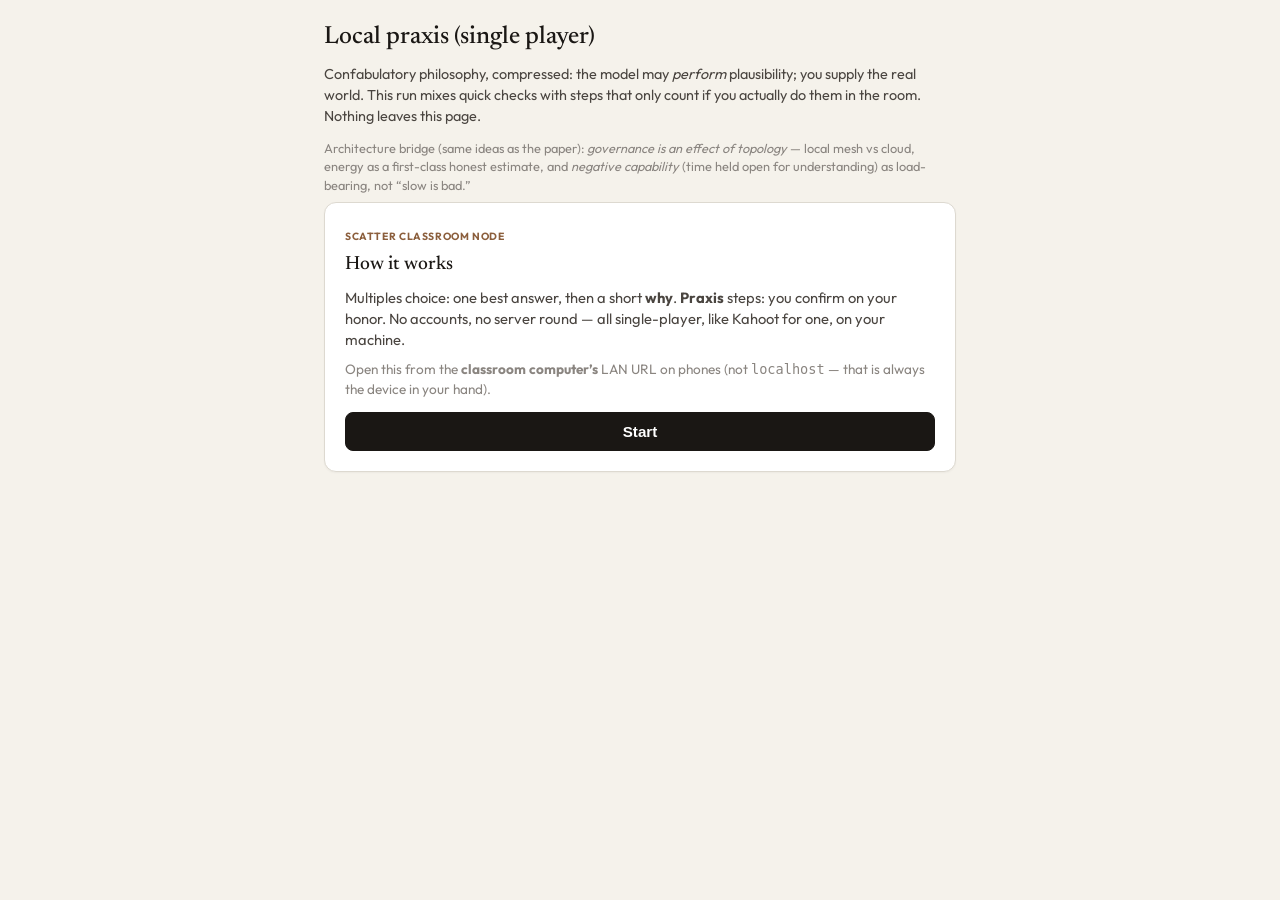
<file: ui/classroom.html>
<!DOCTYPE html>
<html lang="en">
<head>
<meta charset="UTF-8">
<meta name="viewport" content="width=device-width, initial-scale=1.0">
<title>Scatter — Local praxis (single player)</title>
<link href="https://fonts.googleapis.com/css2?family=Newsreader:opsz,wght@6..72,400;6..72,500&family=Outfit:wght@400;500;600;700&display=swap" rel="stylesheet">
<style>
:root {
  --ink: #1a1714; --ink2: #4a4540; --muted: #8a8580; --line: #ddd9d0; --bg: #f5f2eb; --card: #fff; --ok: #0f5f3f; --acc: #8b5e3c; --q: 12px;
}
* { box-sizing: border-box; margin: 0; padding: 0; }
body { font-family: 'Outfit', system-ui, sans-serif; background: var(--bg); color: var(--ink); min-height: 100vh; line-height: 1.45; }
header { padding: 1.25rem 1.25rem 0.5rem; max-width: 42rem; margin: 0 auto; }
h1 { font-family: 'Newsreader', Georgia, serif; font-weight: 500; font-size: 1.55rem; }
.lede { font-size: 0.9rem; color: var(--ink2); margin-top: 0.5rem; }
.paper { font-size: 0.8rem; color: var(--muted); margin-top: 0.75rem; }
main { max-width: 42rem; margin: 0 auto; padding: 0 1.25rem 3rem; }
.panel { background: var(--card); border: 1px solid var(--line); border-radius: var(--q); padding: 1.25rem; box-shadow: 0 1px 2px rgba(0,0,0,.04); }
.p-hidden { display: none; }
.btn { display: inline-block; padding: 0.65rem 1.1rem; border-radius: 8px; font-weight: 600; font-size: 0.95rem; border: 1px solid var(--ink); background: var(--ink); color: #fff; cursor: pointer; width: 100%; text-align: center; margin-top: 0.75rem; }
.btn-ghost { background: #fff; color: var(--ink); }
.btn:disabled { opacity: 0.45; cursor: not-allowed; }
.opt { display: block; width: 100%; padding: 0.9rem 1rem; margin: 0.45rem 0; border: 1px solid var(--line); border-radius: 8px; background: #faf9f6; text-align: left; font-size: 0.95rem; cursor: pointer; font-family: inherit; transition: background 0.12s, border-color 0.12s; }
.opt:hover { background: #f0ece4; }
.opt.sel { border-color: var(--acc); background: #fdf5ee; }
.opt.correct { border-color: var(--ok); background: #ecf7f0; }
.opt.wrong { border-color: #b42318; background: #fef3f2; }
.timer { font-variant-numeric: tabular-nums; font-size: 0.85rem; color: var(--muted); float: right; }
.score { font-size: 0.9rem; color: var(--ink2); margin-bottom: 0.5rem; }
.badge { display: inline-block; font-size: 0.65rem; font-weight: 700; letter-spacing: 0.06em; text-transform: uppercase; color: var(--acc); margin-bottom: 0.4rem; }
.learn { margin-top: 0.9rem; padding: 0.75rem; background: #f0ece4; border-radius: 6px; font-size: 0.88rem; color: var(--ink2); }
input[type="text"] { width: 100%; padding: 0.6rem; border: 1px solid var(--line); border-radius: 6px; font: inherit; margin-top: 0.5rem; }
label.check { display: flex; align-items: flex-start; gap: 0.5rem; font-size: 0.9rem; margin-top: 0.75rem; cursor: pointer; }
h2.q { font-family: 'Newsreader', serif; font-size: 1.2rem; font-weight: 500; margin-bottom: 0.5rem; }
</style>
</head>
<body>
<header>
  <h1>Local praxis (single player)</h1>
  <p class="lede">Confabulatory philosophy, compressed: the model may <em>perform</em> plausibility; you supply the real world. This run mixes quick checks with steps that only count if you actually do them in the room. Nothing leaves this page.</p>
  <p class="paper">Architecture bridge (same ideas as the paper): <em>governance is an effect of topology</em> — local mesh vs cloud, energy as a first-class honest estimate, and <em>negative capability</em> (time held open for understanding) as load-bearing, not “slow is bad.”</p>
</header>
<main>
  <div id="screen-start" class="panel">
    <span class="badge">Scatter classroom node</span>
    <h2 class="q">How it works</h2>
    <p style="font-size:0.92rem;color:var(--ink2)">Multiples choice: one best answer, then a short <strong>why</strong>. <strong>Praxis</strong> steps: you confirm on your honor. No accounts, no server round — all single-player, like Kahoot for one, on your machine.</p>
    <p style="font-size:0.85rem;color:var(--muted);margin-top:0.6rem">Open this from the <strong>classroom computer’s</strong> LAN URL on phones (not <code>localhost</code> — that is always the device in your hand).</p>
    <button type="button" class="btn" id="btn-start">Start</button>
  </div>
  <div id="screen-play" class="p-hidden"></div>
  <div id="screen-end" class="p-hidden panel"></div>
</main>
<script>
(function () {
  /* Rounds: mc = verify ideas from CONFABULATORY_PHILOSOPHY / OS guide; praxis = real world */
  var ROUNDS = [
    { type: "mc", q: "A model that sounds confident might still be wrong. Treating that performance of plausibility as if it were guaranteed ground truth is the failure mode this stack names when it talks about", options: [
      { t: "confabulation (surface without guaranteed ground in the same breath)", ok: true },
      { t: "compression ratio", ok: false },
      { t: "Unicode normalization", ok: false },
      { t: "GPU thermal paste", ok: false }
    ], learn: "Constraint 1 in the architecture doc: do not present a single model line as the whole truth for teaching. Critique can be in-dataset; surfacing it is the alignment move." },
    { type: "praxis", title: "Thermodynamic honesty", inst: "Touch something on the machine that runs this page (chassis, power brick, or screen bezel). Type one word naming what you touched. Empty answer = skip.", input: "word" },
    { type: "mc", q: "A joule or watt·second label shown with a leading ~ means", options: [
      { t: "the number is an estimate or incomplete, not a confident decimal you should trust blindly", ok: true },
      { t: "the model is 100% sure", ok: false },
      { t: "cloud is always greener on screen", ok: false },
      { t: "delete your data", ok: false }
    ], learn: "Lush green for estimates was walked back: discipline in UI matches discipline about physics you have not yet metered." },
    { type: "mc", q: "“Steerability as proximity” predicts that, other things equal, people report more control when inference runs on", options: [
      { t: "hardware in the room (Pi, phone, laptop you can unplug)", ok: true },
      { t: "only a datacenter in another jurisdiction", ok: false },
      { t: "a bigger logo", ok: false },
      { t: "faster marketing copy", ok: false }
    ], learn: "Topology changes what governance questions are even the right questions." },
    { type: "praxis", title: "Negative capability (short)", inst: "Set a 30s timer. Until it rings, do not answer the next screen — just wait with this tab visible. Check below when the timer has actually finished.", honor: true },
    { type: "mc", q: "Why does “localhost” in the address bar on your <em>phone</em> fail to reach a Scatter server running on a classroom PC?", options: [
      { t: "localhost is always the device showing the page — the phone talks to itself", ok: true },
      { t: "phones block education", ok: false },
      { t: "HTTP is illegal on Android", ok: false },
      { t: "Scatter forbids mobile", ok: false }
    ], learn: "Use the host machine’s LAN IP (or similar) so hostname matches the room." },
    { type: "mc", q: "A network import not on the project’s allowlist, with no surfaced disclosure, is", options: [
      { t: "off-spec for a sovereignty/telemetry story — every exit should be legible", ok: true },
      { t: "automatically safe if HTTPS", ok: false },
      { t: "required for fonts", ok: false },
      { t: "fine if the user is a minor", ok: false }
    ], learn: "Sovereignty as infrastructure: you want packet-level honesty, not a vibe." },
    { type: "praxis", title: "Object outside the graph", inst: "Name one object in the physical room that is not part of the computer (type a short phrase).", input: "phrase" },
    { type: "mc", q: "“Teaching” in this philosophy should not default-route the same as casual chat, because the risk model is different: by default, learning paths should bias toward", options: [
      { t: "local/operator-controlled stack where the district can see and revoke", ok: true },
      { t: "the fastest cloud model always", ok: false },
      { t: "lowest price only", ok: false },
      { t: "one-shot streaming answers for speed", ok: false }
    ], learn: "Default route is a child-protection and consent surface, not a performance tweak." }
  ];

  var state = { i: 0, score: 0, praxis: 0, sel: null, tEnd: 0, tId: null };

  function el(id) { return document.getElementById(id); }
  function showStart() { el("screen-start").classList.remove("p-hidden"); el("screen-play").classList.add("p-hidden"); el("screen-end").classList.add("p-hidden"); }
  function qTimerStart(sec, cb) {
    state.tEnd = Date.now() + sec * 1000;
    if (state.tId) clearInterval(state.tId);
    state.tId = setInterval(function () {
      var remain = Math.max(0, Math.ceil((state.tEnd - Date.now()) / 1000));
      var node = document.getElementById("q-timer");
      if (node) node.textContent = remain + "s";
      if (remain === 0) {
        clearInterval(state.tId);
        state.tId = null;
        var f = el("mc-footer");
        if (f && f.dataset && f.dataset.done) return;
        if (cb) cb();
      }
    }, 200);
  }

  function renderMc(r) {
    var html = '<div class="panel"><span class="badge">Question ' + (state.i + 1) + " / " + ROUNDS.length + '</span><div class="score">Points so far: ' + state.score + "</div>";
    html += '<span class="timer" id="q-timer">25s</span><h2 class="q">' + escapeHtml(r.q) + "</h2>";
    r.options.forEach(function (o, j) {
      html += '<button type="button" class="opt" data-j="' + j + '">' + escapeHtml(o.t) + "</button>";
    });
    html += '<div id="mc-footer"></div></div>';
    el("screen-play").innerHTML = html;
    r.options.forEach(function (o, j) {
      document.querySelector('.opt[data-j="' + j + '"]').addEventListener("click", function () { pickMc(r, j); });
    });
    qTimerStart(25, function () { if (el("mc-footer") && !el("mc-footer").dataset.done) pickMc(r, -1, true); });
  }

  function pickMc(r, j, timeup) {
    var foot = el("mc-footer");
    if (foot && foot.dataset.done) return;
    if (state.tId) { clearInterval(state.tId); state.tId = null; }
    if (foot) foot.dataset.done = "1";
    var options = r.options;
    for (var k = 0; k < options.length; k++) {
      var b = document.querySelector('.opt[data-j="' + k + '"]');
      if (!b) continue;
      b.disabled = true;
      if (options[k].ok) b.classList.add("correct");
      if (k === j && !options[k].ok) b.classList.add("wrong");
    }
    if (!timeup && j >= 0 && options[j] && options[j].ok) state.score += 10;
    var le = (r.learn) ? ('<div class="learn"><strong>Why it matters</strong> — ' + escapeHtml(r.learn) + "</div>") : "";
    var nextBtn = '<button type="button" class="btn" id="btn-next">Continue</button>';
    if (foot) foot.innerHTML = le + nextBtn;
    document.getElementById("btn-next").addEventListener("click", nextRound);
  }

  function renderPraxis(r) {
    var html = '<div class="panel"><span class="badge">Praxis ' + (state.i + 1) + " / " + ROUNDS.length + "</span>";
    html += '<h2 class="q">' + escapeHtml(r.title) + "</h2>";
    html += "<p style=font-size:0.9rem;color:var(--ink2)>" + escapeHtml(r.inst) + "</p>";
    if (r.honor) {
      html += '<label class="check"><input type="checkbox" id="honor" /> I waited the full 30 seconds before checking this (honor system).</label>';
    }
    if (r.input) {
      html += "<input type=\"text\" id=\"p-in\" placeholder=\"Type here…\" autocomplete=\"off\" />";
    }
    html += '<button type="button" class="btn" id="p-done">Log step &amp; continue</button></div>';
    el("screen-play").innerHTML = html;
    el("p-done").addEventListener("click", function () {
      var ok = true;
      if (r.honor) ok = el("honor") && el("honor").checked;
      if (r.input) ok = ok && (el("p-in").value && el("p-in").value.trim().length > 0);
      if (ok) { state.praxis += 1; state.score += 5; }
      nextRound();
    });
  }

  function escapeHtml(s) {
    return String(s).replace(/&/g, "&amp;").replace(/</g, "&lt;").replace(/>/g, "&gt;").replace(/"/g, "&quot;");
  }

  function nextRound() {
    state.i += 1;
    if (state.i >= ROUNDS.length) { endRun(); return; }
    var r = ROUNDS[state.i];
    if (r.type === "mc") renderMc(r);
    else if (r.type === "praxis") renderPraxis(r);
  }

  function endRun() {
    el("screen-play").classList.add("p-hidden");
    el("screen-end").classList.remove("p-hidden");
    el("screen-end").innerHTML =
      '<span class="badge">Run complete</span><h2 class="q">Score</h2><p>Points (including praxis): <strong>' +
      state.score +
      "</strong> · Praxis steps taken: " +
      state.praxis +
      "</p><p class=lede>Confabulatory move: the screen did not <em>verify</em> your praxis. You brought the world in, or you did not. That honesty is the same discipline as marking estimates with <strong>~</strong> for watts.</p><p class=paper style=margin-top:0.6rem>Full architectural bridge: <code>scatter-system/docs/CONFABULATORY_PHILOSOPHY.md</code> (in the repo).</p><button type=button class=btn id=btn-again>Play again</button>";
    el("btn-again").addEventListener("click", function () {
      if (state.tId) { clearInterval(state.tId); state.tId = null; }
      state = { i: 0, score: 0, praxis: 0, sel: null, tEnd: 0, tId: null };
      el("screen-end").classList.add("p-hidden");
      el("screen-play").innerHTML = "";
      el("screen-start").classList.remove("p-hidden");
    });
  }

  el("btn-start").addEventListener("click", function () {
    el("screen-start").classList.add("p-hidden");
    el("screen-play").classList.remove("p-hidden");
    state.i = 0;
    el("screen-play").classList.remove("p-hidden");
    var r0 = ROUNDS[0];
    if (r0.type === "mc") renderMc(r0);
    else renderPraxis(r0);
  });
})();
</script>
</body>
</html>
</file>
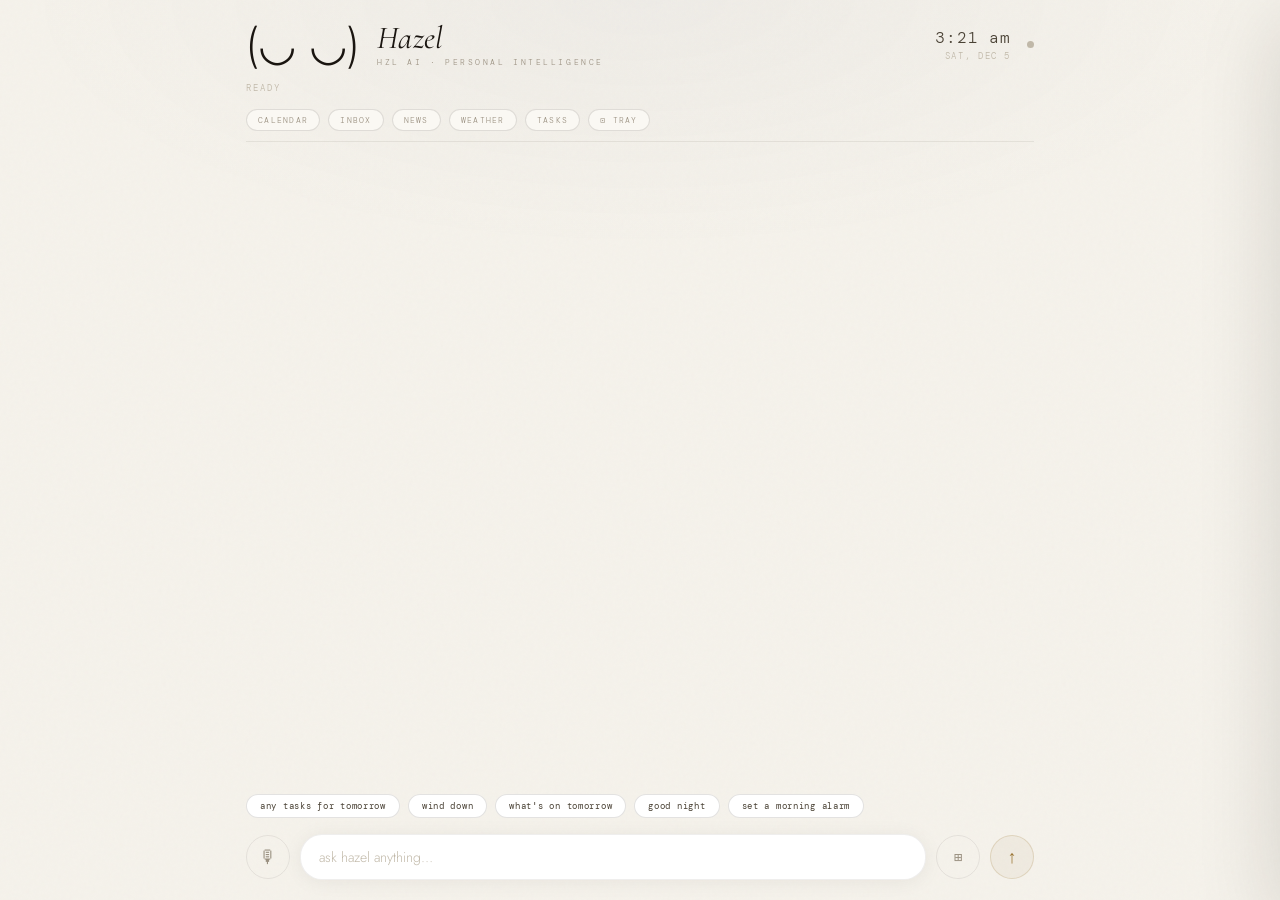
<file: ui/hazel-dynamic.html>
<!DOCTYPE html>
<html lang="en">
<head>
<meta charset="UTF-8">
<meta name="viewport" content="width=device-width, initial-scale=1.0">
<title>HZL</title>
<link href="https://fonts.googleapis.com/css2?family=Cormorant+Garamond:ital,wght@0,300;0,400;0,500;1,300;1,400&family=Jost:wght@200;300;400;500&family=DM+Mono:ital,wght@0,300;0,400;1,300&display=swap" rel="stylesheet">
<style>
*,*::before,*::after{box-sizing:border-box;margin:0;padding:0;}
:root{
  --bg:#f5f2eb;--surface:#ffffff;--surface2:#faf8f3;--surface3:#f3f0e8;
  --border:rgba(30,22,10,0.07);--border2:rgba(30,22,10,0.12);
  --gold:#9a7432;--goldfaint:rgba(154,116,50,0.06);--goldglow:rgba(154,116,50,0.15);--goldline:rgba(154,116,50,0.22);
  --text:#1a1510;--text2:#4a4235;--mid:#9a9080;--dim:#c0b8a8;--dimb:rgba(180,170,150,0.35);
  --rose:#a05050;--rosefaint:rgba(160,80,80,0.07);--green:#4a7a54;--greenfaint:rgba(74,122,84,0.08);--blue:#4a6090;
  --r:16px;--r2:12px;--r3:8px;
  --serif:'Cormorant Garamond',serif;--sans:'Jost',sans-serif;--mono:'DM Mono',monospace;
  --sh:0 2px 20px rgba(26,21,16,0.06);--sh2:0 8px 48px rgba(26,21,16,0.10);--sh3:0 24px 80px rgba(26,21,16,0.14);
  --panel-w:480px;
}
html,body{height:100%;width:100%;overflow:hidden;background:var(--bg);color:var(--text);font-family:var(--sans);font-weight:300;}
body::before{content:"";position:fixed;inset:0;pointer-events:none;z-index:0;background-image:url("data:image/svg+xml,%3Csvg viewBox='0 0 256 256' xmlns='http://www.w3.org/2000/svg'%3E%3Cfilter id='n'%3E%3CfeTurbulence type='fractalNoise' baseFrequency='0.9' numOctaves='4' stitchTiles='stitch'/%3E%3C/filter%3E%3Crect width='100%25' height='100%25' filter='url(%23n)' opacity='0.022'/%3E%3C/svg%3E");}
body::after{content:"";position:fixed;inset:0;pointer-events:none;z-index:0;background:radial-gradient(ellipse 70% 40% at 50% 0%,var(--time-glow,rgba(154,116,50,0.04)) 0%,transparent 70%);transition:background 4s ease;}
.root{position:relative;z-index:1;display:flex;flex-direction:column;height:100vh;max-width:860px;margin:0 auto;padding:0 36px;}
.crown{display:flex;align-items:center;justify-content:space-between;padding:22px 0 0;flex-shrink:0;}
.crown-left{display:flex;align-items:center;gap:18px;}
.face-wrap{position:relative;}
.hface{font-size:44px;cursor:pointer;user-select:none;display:block;line-height:1;transition:transform 0.3s cubic-bezier(0.34,1.56,0.64,1);}
.hface:hover{transform:scale(1.08);}
.hface.pop{animation:fpop 0.4s cubic-bezier(0.34,1.56,0.64,1);}
@keyframes fpop{0%{transform:scale(0.8)}60%{transform:scale(1.14)}100%{transform:scale(1)}}
.face-pulse{position:absolute;inset:-6px;border-radius:50%;border:1px solid var(--goldline);opacity:0;transition:opacity 0.4s;}
.face-pulse.on{opacity:1;animation:fpulse 2s ease-in-out infinite;}
@keyframes fpulse{0%,100%{transform:scale(1);opacity:0.6}50%{transform:scale(1.08);opacity:0.2}}
.crown-id{display:flex;flex-direction:column;gap:3px;}
.brand-name{font-family:var(--serif);font-size:32px;font-style:italic;font-weight:400;letter-spacing:0.01em;line-height:1;color:var(--text);}
.brand-tag{font-family:var(--mono);font-size:8px;letter-spacing:0.32em;text-transform:uppercase;color:var(--mid);}
.crown-right{display:flex;align-items:center;gap:16px;}
.clock-wrap{display:flex;flex-direction:column;align-items:flex-end;gap:2px;}
.clock{font-family:var(--mono);font-size:16px;color:var(--text2);letter-spacing:0.05em;}
.date-label{font-family:var(--mono);font-size:9px;color:var(--dim);letter-spacing:0.18em;text-transform:uppercase;}
.status-dot{width:7px;height:7px;border-radius:50%;background:var(--dim);transition:background 0.5s,box-shadow 0.5s;}
.status-dot.live{background:var(--green);box-shadow:0 0 0 3px var(--greenfaint);}
.state-strip{display:flex;align-items:center;gap:12px;padding:10px 0 0;height:32px;flex-shrink:0;}
.state-label{font-family:var(--mono);font-size:9px;letter-spacing:0.22em;text-transform:uppercase;color:var(--gold);transition:opacity 0.3s;min-width:60px;}
.state-label.dim{color:var(--dim);}
#suggestStrip::-webkit-scrollbar{display:none;}
.sq{display:inline-flex;align-items:center;padding:5px 13px;background:var(--surface);border:1px solid var(--border2);border-radius:20px;font-family:var(--mono);font-size:9px;letter-spacing:0.08em;color:var(--text2);cursor:pointer;white-space:nowrap;transition:background 0.2s,border-color 0.2s,color 0.2s;flex-shrink:0;}
.sq:hover{background:var(--goldfaint);border-color:var(--goldline);color:var(--gold);}
.bars{display:flex;align-items:flex-end;gap:2.5px;height:14px;opacity:0;transition:opacity 0.3s;}
.bars.on{opacity:1;}
.bar{width:2.5px;background:var(--gold);border-radius:1px;}
.bars.on .bar:nth-child(1){animation:bv 0.65s 0.00s ease-in-out infinite alternate;}
.bars.on .bar:nth-child(2){animation:bv 0.65s 0.12s ease-in-out infinite alternate;}
.bars.on .bar:nth-child(3){animation:bv 0.65s 0.22s ease-in-out infinite alternate;}
.bars.on .bar:nth-child(4){animation:bv 0.65s 0.06s ease-in-out infinite alternate;}
.bars.on .bar:nth-child(5){animation:bv 0.65s 0.18s ease-in-out infinite alternate;}
@keyframes bv{from{height:2px}to{height:14px}}
.step-stream{display:flex;gap:6px;align-items:center;overflow:hidden;flex:1;}
.step-item{font-family:var(--mono);font-size:9px;color:var(--mid);letter-spacing:0.06em;opacity:0;animation:sfade 0.3s forwards;white-space:nowrap;}
@keyframes sfade{to{opacity:1}}
.step-sep{font-family:var(--mono);font-size:9px;color:var(--dimb);}
.chips{display:flex;gap:8px;flex-wrap:wrap;padding:10px 0 0;flex-shrink:0;}
.chip{font-family:var(--mono);font-size:8px;letter-spacing:0.16em;text-transform:uppercase;padding:5px 11px;border-radius:20px;border:1px solid var(--border2);background:var(--surface2);color:var(--mid);cursor:pointer;transition:all 0.18s;user-select:none;white-space:nowrap;}
.chip:hover{border-color:var(--goldline);color:var(--gold);background:var(--goldfaint);}
.chip.active{border-color:var(--goldline);color:var(--gold);background:var(--goldfaint);}
.rule{height:1px;background:var(--border);flex-shrink:0;margin:10px 0 0;}
.chat{flex:1;overflow-y:auto;padding:16px 0 8px;scrollbar-width:thin;scrollbar-color:var(--dimb) transparent;min-height:0;}
.chat::-webkit-scrollbar{width:3px;}.chat::-webkit-scrollbar-thumb{background:var(--dimb);}
.msg{display:flex;flex-direction:column;gap:3px;margin-bottom:18px;animation:msgin 0.25s ease-out;}
@keyframes msgin{from{opacity:0;transform:translateY(6px)}to{opacity:1;transform:translateY(0)}}
.msg.user{align-items:flex-end;}.msg.hazel{align-items:flex-start;}
.mlabel{font-family:var(--mono);font-size:8px;letter-spacing:0.2em;text-transform:uppercase;color:var(--dim);padding:0 4px;}
.bubble{max-width:84%;padding:12px 16px;border-radius:var(--r);font-size:14px;line-height:1.75;font-weight:300;}
.msg.user .bubble{background:var(--goldfaint);border:1px solid var(--goldline);color:var(--text);border-bottom-right-radius:3px;}
.msg.hazel .bubble{background:var(--surface);border:1px solid var(--border);color:var(--text2);border-bottom-left-radius:3px;box-shadow:var(--sh);}
.mtime{font-family:var(--mono);font-size:8px;color:var(--dim);padding:0 4px;}
.confirm-row{display:flex;gap:8px;margin-top:8px;}
.cbtn{padding:6px 14px;border-radius:20px;font-family:var(--mono);font-size:8px;letter-spacing:0.16em;text-transform:uppercase;cursor:pointer;transition:all 0.15s;border:1px solid;}
.cbtn.yes{background:var(--greenfaint);border-color:var(--green);color:var(--green);}
.cbtn.yes:hover{background:rgba(74,122,84,0.15);}
.cbtn.no{background:var(--rosefaint);border-color:var(--rose);color:var(--rose);}
.cbtn.no:hover{background:rgba(160,80,80,0.14);}
.deliverable{max-width:88%;background:var(--surface);border:1px solid var(--border);border-radius:var(--r);overflow:hidden;box-shadow:var(--sh2);}
.deliv-head{display:flex;align-items:center;justify-content:space-between;padding:10px 14px;border-bottom:1px solid var(--border);background:var(--surface2);}
.deliv-type{font-family:var(--mono);font-size:8px;letter-spacing:0.22em;text-transform:uppercase;color:var(--gold);}
.deliv-actions{display:flex;gap:6px;}
.dbtn{background:none;border:1px solid var(--border);border-radius:6px;padding:3px 8px;font-family:var(--mono);font-size:8px;letter-spacing:0.1em;color:var(--mid);cursor:pointer;transition:all 0.15s;text-transform:uppercase;}
.dbtn:hover{border-color:var(--goldline);color:var(--gold);}
.deliv-body{padding:14px;font-size:13px;line-height:1.72;color:var(--text2);white-space:pre-wrap;max-height:200px;overflow-y:auto;}
.typing-row{display:flex;gap:5px;align-items:center;padding:11px 15px;opacity:0;transition:opacity 0.25s;pointer-events:none;}
.typing-row.on{opacity:1;}
.td{width:5px;height:5px;border-radius:50%;background:var(--dim);}
.typing-row.on .td:nth-child(1){animation:tdot 1.1s 0.00s ease-in-out infinite;}
.typing-row.on .td:nth-child(2){animation:tdot 1.1s 0.18s ease-in-out infinite;}
.typing-row.on .td:nth-child(3){animation:tdot 1.1s 0.36s ease-in-out infinite;}
@keyframes tdot{0%,100%{opacity:0.2;transform:translateY(0)}50%{opacity:1;transform:translateY(-4px)}}
.tc-row{display:flex;align-items:center;gap:6px;font-family:var(--mono);font-size:9px;color:var(--dim);letter-spacing:0.05em;height:20px;overflow:hidden;flex-shrink:0;padding:4px 0;}
.tc-cur{display:inline-block;width:2px;height:10px;background:var(--gold);opacity:0;animation:blink 1.2s step-end infinite;}
@keyframes blink{0%,100%{opacity:0}50%{opacity:1}}
.input-row{display:flex;align-items:center;gap:10px;padding:12px 0 20px;flex-shrink:0;}
.inp{flex:1;background:var(--surface);border:1px solid var(--border);border-radius:22px;padding:12px 18px;font-family:var(--sans);font-size:14px;font-weight:300;color:var(--text);outline:none;transition:border-color 0.2s,box-shadow 0.2s;box-shadow:var(--sh);}
.inp::placeholder{color:var(--dim);}
.inp:focus{border-color:var(--goldline);box-shadow:0 0 0 3px var(--goldfaint),var(--sh);}
.ibtn{width:44px;height:44px;border-radius:50%;display:flex;align-items:center;justify-content:center;cursor:pointer;transition:all 0.2s;flex-shrink:0;border:1px solid;font-size:18px;}
.ibtn.send{background:var(--goldfaint);border-color:rgba(154,116,50,0.2);color:var(--gold);}
.ibtn.send:hover{background:var(--goldglow);}
.ibtn.mic{background:none;border-color:var(--border);color:var(--mid);}
.ibtn.mic.on{background:var(--rosefaint);border-color:var(--rose);color:var(--rose);}
.ibtn.panel-toggle{background:none;border-color:var(--border);color:var(--mid);font-size:14px;font-family:var(--mono);}
.ibtn.panel-toggle.on{background:var(--goldfaint);border-color:var(--goldline);color:var(--gold);}
.panel-overlay{position:fixed;top:0;right:0;bottom:0;width:var(--panel-w);background:var(--surface);border-left:1px solid var(--border2);box-shadow:var(--sh3);z-index:100;display:flex;flex-direction:column;transform:translateX(100%);transition:transform 0.38s cubic-bezier(0.22,1,0.36,1);}
.panel-overlay.open{transform:translateX(0);}
.panel-top{display:flex;align-items:center;justify-content:space-between;padding:20px 24px 16px;border-bottom:1px solid var(--border);flex-shrink:0;}
.panel-nav{display:flex;gap:4px;flex-wrap:wrap;}
.pnav-btn{font-family:var(--mono);font-size:8px;letter-spacing:0.16em;text-transform:uppercase;padding:5px 10px;border-radius:20px;border:1px solid var(--border);background:none;color:var(--mid);cursor:pointer;transition:all 0.15s;}
.pnav-btn:hover{border-color:var(--goldline);color:var(--gold);}
.pnav-btn.active{background:var(--goldfaint);border-color:var(--goldline);color:var(--gold);}
.panel-close{width:32px;height:32px;border-radius:50%;border:1px solid var(--border);background:none;color:var(--mid);cursor:pointer;font-size:16px;display:flex;align-items:center;justify-content:center;transition:all 0.15s;flex-shrink:0;}
.panel-close:hover{border-color:var(--border2);color:var(--text);}
.panel-body{flex:1;overflow-y:auto;padding:20px 24px;scrollbar-width:thin;scrollbar-color:var(--dimb) transparent;}
.panel-body::-webkit-scrollbar{width:3px;}.panel-body::-webkit-scrollbar-thumb{background:var(--dimb);}
.pcard{background:var(--surface2);border:1px solid var(--border);border-radius:var(--r2);padding:14px;margin-bottom:8px;cursor:pointer;transition:all 0.18s;}
.pcard:hover{border-color:var(--goldline);background:var(--goldfaint);box-shadow:var(--sh);}
.pcard-title{font-size:14px;font-weight:400;color:var(--text);margin-bottom:4px;}
.pcard-sub{font-size:12px;color:var(--mid);line-height:1.5;}
.pcard-meta{font-family:var(--mono);font-size:9px;color:var(--dim);margin-top:6px;}
.deliv-panel-item{background:var(--surface2);border:1px solid var(--border);border-radius:var(--r2);padding:12px 14px;margin-bottom:8px;}
.deliv-panel-type{font-family:var(--mono);font-size:8px;letter-spacing:0.18em;text-transform:uppercase;color:var(--gold);margin-bottom:4px;}
.deliv-panel-title{font-size:13px;font-weight:400;color:var(--text);margin-bottom:6px;}
.deliv-panel-preview{font-size:11px;color:var(--mid);line-height:1.5;max-height:48px;overflow:hidden;}
.deliv-panel-actions{display:flex;gap:6px;margin-top:8px;}
.spotify-bar{display:flex;align-items:center;gap:10px;padding:12px 16px;background:var(--surface2);border-top:1px solid var(--border);flex-shrink:0;}
.sp-track{flex:1;min-width:0;}
.sp-track-name{font-size:13px;font-weight:400;color:var(--text);white-space:nowrap;overflow:hidden;text-overflow:ellipsis;}
.sp-track-artist{font-family:var(--mono);font-size:9px;color:var(--mid);letter-spacing:0.08em;}
.sp-controls{display:flex;gap:8px;align-items:center;}
.sp-btn{background:none;border:none;color:var(--mid);cursor:pointer;font-size:16px;padding:4px;transition:color 0.15s;}
.sp-btn:hover{color:var(--gold);}
.sp-progress{flex:1;height:2px;background:var(--border2);border-radius:1px;position:relative;max-width:120px;}
.sp-fill{height:100%;background:var(--gold);border-radius:1px;transition:width 0.5s;}
.toast-stack{position:fixed;bottom:80px;right:24px;z-index:200;display:flex;flex-direction:column;gap:8px;align-items:flex-end;}
.toast{background:var(--surface);border:1px solid var(--border2);border-radius:var(--r2);padding:10px 16px;box-shadow:var(--sh2);font-family:var(--mono);font-size:10px;letter-spacing:0.08em;color:var(--text2);animation:toastin 0.3s cubic-bezier(0.22,1,0.36,1);max-width:280px;}
.toast.gold{border-color:var(--goldline);color:var(--gold);}
.toast.out{animation:toastout 0.25s ease-in forwards;}
@keyframes toastin{from{opacity:0;transform:translateY(10px) scale(0.96)}to{opacity:1;transform:translateY(0) scale(1)}}
@keyframes toastout{to{opacity:0;transform:translateY(4px) scale(0.97)}}
.scrim{position:fixed;inset:0;background:rgba(26,21,16,0.08);z-index:99;opacity:0;pointer-events:none;transition:opacity 0.3s;}
.scrim.on{opacity:1;pointer-events:all;}
</style>
</head>
<body>
<div class="root">
  <div class="crown">
    <div class="crown-left">
      <div class="face-wrap">
        <span class="hface" id="hface" onclick="facePop()">(◡ ◡)</span>
        <div class="face-pulse" id="facePulse"></div>
      </div>
      <div class="crown-id">
        <div class="brand-name">Hazel</div>
        <div class="brand-tag">HZL AI · Personal Intelligence</div>
      </div>
    </div>
    <div class="crown-right">
      <div class="clock-wrap">
        <div class="clock" id="clock">--:--</div>
        <div class="date-label" id="dateLabel">---</div>
      </div>
      <div class="status-dot" id="statusDot"></div>
    </div>
  </div>
  <div class="state-strip">
    <div class="state-label dim" id="stateLabel">ready</div>
    <div class="bars" id="bars">
      <div class="bar"></div><div class="bar"></div><div class="bar"></div><div class="bar"></div><div class="bar"></div>
    </div>
    <div class="step-stream" id="stepStream"></div>
  </div>
  <div class="chips" id="chips">
    <div class="chip" onclick="sendPrompt('what\'s on my calendar today?')">calendar</div>
    <div class="chip" onclick="sendPrompt('check my email')">inbox</div>
    <div class="chip" onclick="sendPrompt('what\'s in the news?')">news</div>
    <div class="chip" onclick="sendPrompt('what\'s the weather?')">weather</div>
    <div class="chip" onclick="sendPrompt('what\'s on my to-do list?')">tasks</div>
    <div class="chip" onclick="openPanel('deliverables')">⊡ tray</div>
  </div>
  <div class="rule"></div>
  <div class="chat" id="chat">
    <div class="typing-row" id="typing">
      <div class="td"></div><div class="td"></div><div class="td"></div>
    </div>
  </div>
  <div id="suggestStrip" style="display:flex;gap:8px;padding:6px 0 4px;overflow-x:auto;flex-shrink:0;scrollbar-width:none;-ms-overflow-style:none;min-height:32px;"></div>
  <div class="tc-row" id="tcRow" style="display:none;">
    <span class="tc-cur"></span>
    <span id="tcText"></span>
  </div>
  <div class="input-row">
    <button class="ibtn mic" id="micBtn" onclick="triggerVoice()">🎙</button>
    <input class="inp" id="inp" placeholder="ask hazel anything…" autocomplete="off">
    <button class="ibtn panel-toggle" id="panelToggle" onclick="togglePanel()">⊞</button>
    <button class="ibtn send" onclick="sendChat()">↑</button>
  </div>
</div>
<div class="scrim" id="scrim" onclick="closePanel()"></div>
<div class="panel-overlay" id="panelOverlay">
  <div class="panel-top">
    <div class="panel-nav" id="panelNav">
      <button class="pnav-btn active" onclick="switchPanel('home')">home</button>
      <button class="pnav-btn" onclick="switchPanel('schedule')">calendar</button>
      <button class="pnav-btn" onclick="switchPanel('inbox')">inbox</button>
      <button class="pnav-btn" onclick="switchPanel('news')">news</button>
      <button class="pnav-btn" onclick="switchPanel('weather')">weather</button>
      <button class="pnav-btn" onclick="switchPanel('tasks')">tasks</button>
      <button class="pnav-btn" onclick="switchPanel('music')">music</button>
      <button class="pnav-btn" onclick="switchPanel('deliverables')">⊡ tray</button>
    </div>
    <button class="panel-close" onclick="closePanel()">×</button>
  </div>
  <div class="panel-body" id="panelBody"></div>
  <div class="spotify-bar" id="spotifyBar" style="display:none;">
    <div class="sp-track">
      <div class="sp-track-name" id="spTrack">—</div>
      <div class="sp-track-artist" id="spArtist"></div>
    </div>
    <div class="sp-controls">
      <button class="sp-btn" onclick="wsAction({type:'spotify',cmd:'previous'})">⏮</button>
      <button class="sp-btn" onclick="wsAction({type:'spotify',cmd:'pause'})">⏸</button>
      <button class="sp-btn" onclick="wsAction({type:'spotify',cmd:'skip'})">⏭</button>
    </div>
    <div class="sp-progress"><div class="sp-fill" id="spFill" style="width:0%"></div></div>
  </div>
</div>
<div class="toast-stack" id="toasts"></div>
<script>
let _ws,_wsRetry=0;
function wsConnect(){
  _ws=new WebSocket("ws://localhost:8765");
  _ws.onopen=()=>{_wsRetry=0;setLive(true);};
  _ws.onclose=()=>{setLive(false);setTimeout(wsConnect,Math.min(3000,1000*++_wsRetry));};
  _ws.onerror=()=>{};
  _ws.onmessage=e=>{try{onMsg(JSON.parse(e.data));}catch(_){}};
}
window._ws=null;
setTimeout(()=>{wsConnect();window._ws=_ws;},300);
function wsAction(a){if(_ws&&_ws.readyState===1)_ws.send(JSON.stringify(a));}
function setLive(v){document.getElementById("statusDot").classList.toggle("live",v);}
function onMsg(d){
  if(d.state){
    const s=d.state;
    const label=document.getElementById("stateLabel");
    const bars=document.getElementById("bars");
    const pulse=document.getElementById("facePulse");
    const face=document.getElementById("hface");
    label.classList.remove("dim");bars.classList.remove("on");pulse.classList.remove("on");
    if(s==="listening"){label.textContent="listening";face.textContent="(◉ ‿ ◉)";pulse.classList.add("on");}
    else if(s==="thinking"){label.textContent="thinking";face.textContent="(⊙ . ⊙)";showTyping(true);addStep("processing");}
    else if(s==="speaking"){label.textContent="speaking";face.textContent="(▴ ‿ ▴)";bars.classList.add("on");showTyping(false);if(d.transcript)showTranscript(d.transcript);}
    else if(s==="voice_input"){label.textContent="heard";face.textContent="(⊙ ‿ ⊙)";if(d.transcript)addMsg("user",d.transcript);}
    else{label.textContent="ready";label.classList.add("dim");face.textContent="(◡ ◡)";showTyping(false);hideTranscript();clearSteps();}
  }
  if(d.type==="calendar"){pushCtx("what else is on my calendar");pushCtx("remind me about an event");generatePanel("schedule",d.text||"","Calendar events. Each event is a .pcard with title (event name) and sub (time/location). onclick sendPrompt asking about that event.");}
  if(d.type==="email")    generatePanel("inbox",d.text||"","Email list. Each .pcard shows sender bold, subject, preview. onclick sendPrompt to summarize or act on it.");
  if(d.type==="news"){pushCtx("tell me more about that");pushCtx("any other news");generatePanel("news",d.text||"","News cards. Each .pcard has headline as title and 1-sentence preview as sub. onclick asks Hazel to go deeper.");}
  if(d.type==="weather"){pushCtx("will it rain later");pushCtx("what should i wear");generatePanel("weather",d.text||"","Weather display. Large temp in .pcard-title. Conditions. Forecast. onclick asks about weather.");}
  if(d.type==="tasks"){pushCtx("mark a task done");pushCtx("add a task");generatePanel("tasks",d.text||"","Task list. Each .pcard has task as title with priority in sub. onclick asks Hazel to work on it.");}
  if(d.type==="shopping") generatePanel("tasks",d.text||"","Shopping list as task cards.");
  if(d.type==="contacts") generatePanel("home",d.text||"","Contact cards. Name as title, email/phone as sub.");
  if(d.type==="github")   generatePanel("home",d.text||"","GitHub info cards.");
  if(d.type==="code_result") addDeliverable("code",d.text||"Code result",d.text||"");
  if(d.type==="generate_ui") generatePanel(d.label||"home",d.data||"",d.prompt||"");
  if(d.type==="spotify"){updateSpotify(d);openPanel("music");}
  if(d.type==="deliverable") addDeliverable(d.dtype||"document",d.title||"Untitled",d.content||"");
  if(d.type==="confirm") showConfirm(d.confirm_type,d.action);
  if(d.type==="notify") showToast(d.message||"");
  const _structured=["calendar","email","news","weather","tasks","shopping","contacts","github","code_result","generate_ui","spotify","deliverable","confirm","notify"];if(d.type==="chat"||(d.content&&!_structured.includes(d.type)))addMsg("hazel",d.content||d.text||"");
}
function updateClock(){
  const n=new Date(),h=n.getHours(),m=n.getMinutes();
  document.getElementById("clock").textContent=(h%12||12)+":"+(m<10?"0"+m:m)+" "+(h<12?"am":"pm");
  document.getElementById("dateLabel").textContent=n.toLocaleDateString("en-US",{weekday:"short",month:"short",day:"numeric"}).toLowerCase();
  let glow;
  if(h>=6&&h<10)glow="rgba(220,160,80,0.05)";
  else if(h>=10&&h<16)glow="rgba(154,116,50,0.04)";
  else if(h>=16&&h<20)glow="rgba(180,100,60,0.05)";
  else glow="rgba(80,90,130,0.04)";
  document.body.style.setProperty("--time-glow",glow);
}
setInterval(updateClock,10000);updateClock();
function facePop(){const f=document.getElementById("hface");f.classList.remove("pop");void f.offsetWidth;f.classList.add("pop");setTimeout(()=>f.classList.remove("pop"),400);}
let _stepTimer;
function addStep(text){const ss=document.getElementById("stepStream");if(ss.children.length>0){const sep=document.createElement("span");sep.className="step-sep";sep.textContent="·";ss.appendChild(sep);}const s=document.createElement("span");s.className="step-item";s.textContent=text;ss.appendChild(s);clearTimeout(_stepTimer);_stepTimer=setTimeout(clearSteps,6000);}
function clearSteps(){document.getElementById("stepStream").innerHTML="";}
function showTranscript(text){const row=document.getElementById("tcRow");document.getElementById("tcText").textContent=text.length>80?text.slice(0,80)+"…":text;row.style.display="flex";}
function hideTranscript(){document.getElementById("tcRow").style.display="none";document.getElementById("tcText").textContent="";}
function showTyping(v){document.getElementById("typing").classList.toggle("on",v);}
function ts(){const n=new Date(),h=n.getHours(),m=n.getMinutes();return(h%12||12)+":"+(m<10?"0"+m:m)+" "+(h<12?"am":"pm");}
function esc(s){return String(s).replace(/&/g,"&amp;").replace(/</g,"&lt;").replace(/>/g,"&gt;");}
function addMsg(role,text){
  showTyping(false);
  const chat=document.getElementById("chat"),typing=document.getElementById("typing");
  const d=document.createElement("div");d.className="msg "+role;
  d.innerHTML=`<div class="mlabel">${role==="user"?"you":"hazel"}</div><div class="bubble">${esc(text)}</div><div class="mtime">${ts()}</div>`;
  chat.insertBefore(d,typing);setTimeout(()=>chat.scrollTop=99999,50);
}
function showConfirm(ctype,action){
  const chat=document.getElementById("chat"),typing=document.getElementById("typing");
  const d=document.createElement("div");d.className="msg hazel";
  const dataStr=JSON.stringify(JSON.stringify({ctype,action}));
  d.innerHTML=`<div class="mlabel">hazel</div><div class="bubble"><div class="confirm-row"><button class="cbtn yes" onclick="confirmYes(this,${dataStr})">yes, do it</button><button class="cbtn no" onclick="confirmNo(this)">cancel</button></div></div><div class="mtime">${ts()}</div>`;
  chat.insertBefore(d,typing);setTimeout(()=>chat.scrollTop=99999,50);
}
function confirmYes(btn,dataStr){const{ctype,action}=JSON.parse(dataStr);btn.closest(".msg").remove();if(_ws&&_ws.readyState===1)_ws.send(JSON.stringify({type:"confirm_yes",confirm_type:ctype,action}));}
function confirmNo(btn){btn.closest(".msg").remove();if(_ws&&_ws.readyState===1)_ws.send(JSON.stringify({type:"confirm_no"}));}
const _deliverables=[];
function addDeliverable(dtype,title,content){
  const id="d"+Date.now();_deliverables.unshift({id,dtype,title,content,time:ts()});
  const chat=document.getElementById("chat"),typing=document.getElementById("typing");
  const d=document.createElement("div");d.className="msg hazel";
  d.innerHTML=`<div class="mlabel">hazel · deliverable</div><div class="deliverable"><div class="deliv-head"><span class="deliv-type">${esc(dtype)}</span><div class="deliv-actions"><button class="dbtn" onclick="copyDeliv('${id}')">copy</button><button class="dbtn" onclick="openPanel('deliverables')">tray →</button></div></div><div class="deliv-body" id="${id}">${esc(content)}</div></div><div class="mtime">${ts()}</div>`;
  chat.insertBefore(d,typing);setTimeout(()=>chat.scrollTop=99999,50);
  showToast("deliverable saved: "+title.slice(0,30),"gold");updateDelivTray();
}
function copyDeliv(id){const el=document.getElementById(id);if(el)navigator.clipboard.writeText(el.textContent);showToast("copied");}
function updateDelivTray(){if(_currentPanel==="deliverables")renderDelivPanel();const chip=Array.from(document.querySelectorAll(".chip")).find(c=>c.textContent.includes("tray"));if(chip&&_deliverables.length>0)chip.textContent="⊡ tray ("+_deliverables.length+")";}
function renderDelivPanel(){
  const body=document.getElementById("panelBody");
  if(!_deliverables.length){body.innerHTML='<div style="font-family:var(--mono);font-size:9px;color:var(--dim);text-align:center;padding:40px 0;">no deliverables yet</div>';return;}
  body.innerHTML=_deliverables.map(d=>`<div class="deliv-panel-item"><div class="deliv-panel-type">${esc(d.dtype)}</div><div class="deliv-panel-title">${esc(d.title)}</div><div class="deliv-panel-preview">${esc(d.content.slice(0,120))}</div><div class="deliv-panel-actions"><button class="dbtn" onclick="copyText(${JSON.stringify(d.content)})">copy</button><div style="font-family:var(--mono);font-size:8px;color:var(--dim);margin-left:auto;padding:3px 0;">${d.time}</div></div></div>`).join("");
}
function copyText(t){navigator.clipboard.writeText(t);showToast("copied");}
let _panelOpen=false,_currentPanel="home";
const _panelCache={};
function openPanel(name){_panelOpen=true;document.getElementById("panelOverlay").classList.add("open");document.getElementById("scrim").classList.add("on");document.getElementById("panelToggle").classList.add("on");switchPanel(name);}
function closePanel(){_panelOpen=false;document.getElementById("panelOverlay").classList.remove("open");document.getElementById("scrim").classList.remove("on");document.getElementById("panelToggle").classList.remove("on");}
function togglePanel(){if(_panelOpen)closePanel();else openPanel(_currentPanel);}
function switchPanel(name){
  _currentPanel=name;
  document.querySelectorAll(".pnav-btn").forEach(b=>{b.classList.toggle("active",b.onclick&&b.onclick.toString().includes("'"+name+"'"));});
  const body=document.getElementById("panelBody");
  const spBar=document.getElementById("spotifyBar");
  spBar.style.display=name==="music"?"flex":"none";
  if(name==="deliverables"){renderDelivPanel();return;}
  if(name==="music"){body.innerHTML='<div style="font-family:var(--mono);font-size:9px;color:var(--dim);text-align:center;padding:40px 0;">ask hazel to play something</div>';return;}
  if(_panelCache[name]){body.innerHTML=_panelCache[name];return;}
  body.innerHTML='<div style="font-family:var(--mono);font-size:9px;color:var(--dim);text-align:center;padding:40px 0;">ask hazel about '+name+'</div>';
}
async function generatePanel(panelName,dataText,stylePrompt){
  if(!dataText)return;
  openPanel(panelName);
  const body=document.getElementById("panelBody");
  body.innerHTML='<div style="font-family:var(--mono);font-size:9px;color:var(--dim);text-align:center;padding:40px 0;">rendering…</div>';
  const apiKey=await getApiKey();
  if(!apiKey){body.innerHTML=structuredPanel(panelName,dataText);_panelCache[panelName]=body.innerHTML;return;}
  try{
    const res=await fetch("https://api.anthropic.com/v1/messages",{method:"POST",headers:{"Content-Type":"application/json","x-api-key":apiKey,"anthropic-version":"2023-06-01"},body:JSON.stringify({model:"claude-haiku-4-5-20251001",max_tokens:900,system:"You generate HTML panel content for a luxury AI assistant UI. CSS variables available: --surface, --surface2, --border, --gold, --goldfaint, --goldline, --text, --text2, --mid, --dim, --r, --r2, --sh. Use classes: .pcard, .pcard-title, .pcard-sub, .pcard-meta. onclick should call sendPrompt('ask hazel about this'). Return ONLY inner HTML. No markdown, no code fences.",messages:[{role:"user",content:"Data: "+dataText+"\n\nStyle: "+stylePrompt}]})});
    const j=await res.json();
    const html=j.content?.[0]?.text||"";
    if(html&&!html.includes("error")){body.innerHTML=html;_panelCache[panelName]=html;}
    else{body.innerHTML=structuredPanel(panelName,dataText);_panelCache[panelName]=body.innerHTML;}
  }catch(e){body.innerHTML=structuredPanel(panelName,dataText);}
}
function structuredPanel(n,text){
  const lines=text.split("\n").map(l=>l.trim()).filter(Boolean);
  if(!lines.length)return plainPanel(text);

  const emojis={"🔴":"rose","🟡":"gold","🌅":"gold","🌙":"blue","🏃":"green","☕":"gold","🚇":"mid"};
  function accent(t){for(const[e,c]of Object.entries(emojis))if(t.includes(e))return c;return"";}
  function card(title,sub,prompt,extra){
    const ac=accent(title);
    const dot=ac?`<span style="width:6px;height:6px;border-radius:50%;background:var(--${ac});flex-shrink:0;margin-top:6px;opacity:0.7;"></span>`:"";
    return `<div class="pcard" onclick="sendPrompt('${prompt.replace(/'/g,"\'")}');facePop();" style="display:flex;gap:10px;align-items:flex-start;">${dot}<div style="flex:1;min-width:0;"><div class="pcard-title" style="font-family:var(--serif);font-size:15px;font-weight:400;line-height:1.3;">${title}</div>${sub?`<div class="pcard-sub" style="margin-top:3px;font-size:10px;letter-spacing:0.08em;">${sub}</div>`:""}${extra||""}</div></div>`;
  }

  // Calendar
  const calRe=/^((?:monday|tuesday|wednesday|thursday|friday|saturday|sunday)[\w\s,]+(?:at\s+[\d:]+\s*[apm]+)?):\s*(.+)$/i;
  const cals=lines.map(l=>l.match(calRe)).filter(Boolean);
  if(cals.length>=lines.length*0.35){
    let day="";
    return cals.map(m=>{
      const time=m[1].trim(),title=m[2].trim();
      const dMatch=time.match(/^(\w+ \w+ \d+)/i);
      let hdr="";
      if(dMatch&&dMatch[1]!==day){day=dMatch[1];hdr=`<div style="font-family:var(--mono);font-size:8px;letter-spacing:0.22em;text-transform:uppercase;color:var(--gold);padding:14px 0 6px;border-top:1px solid var(--border);margin-top:4px;">${day}</div>`;}
      return hdr+card(title,time.replace(/^[\w\s,]+(?=at)/i,"").trim()||time,"tell me about: "+title);
    }).join("");
  }

  // Tasks
  const taskLines=lines.filter(l=>/^[-•*]\s+|^\d+[.)\s]/.test(l));
  if(taskLines.length>=lines.length*0.3)
    return taskLines.map((l,i)=>{
      const t=l.replace(/^[-•*\d.()\s]+/,"").trim();
      const pri=i===0?`<span style="font-family:var(--mono);font-size:7px;letter-spacing:0.18em;color:var(--gold);text-transform:uppercase;margin-top:4px;display:block;">priority</span>`:"";
      return card(t,"","work on: "+t,pri);
    }).join("");

  // Weather
  if(n==="weather"){
    const temp=lines[0];
    const rest=lines.slice(1);
    return `<div class="pcard" style="background:linear-gradient(135deg,var(--surface) 0%,var(--goldfaint) 100%);border-color:var(--goldline);">
      <div style="font-family:var(--serif);font-size:36px;font-weight:300;color:var(--text);line-height:1;">${temp}</div>
      ${rest.map(l=>`<div class="pcard-sub" style="margin-top:6px;">${l}</div>`).join("")}
      <div style="margin-top:12px;font-family:var(--mono);font-size:8px;letter-spacing:0.2em;color:var(--gold);text-transform:uppercase;cursor:pointer;" onclick="sendPrompt('will it rain today?')">ask about weather →</div>
    </div>`;
  }

  // News
  const newsRe=/^\d+[.)\s]+(.+)$/;
  const news=lines.map(l=>l.match(newsRe)).filter(Boolean);
  if(news.length>=lines.length*0.4)
    return news.map(m=>card(m[1].trim(),"","tell me more about: "+m[1].trim())).join("");

  // Generic colon-split
  return lines.map(l=>{
    const ci=l.indexOf(":");
    if(ci>0&&ci<50){return card(l.slice(0,ci).trim(),l.slice(ci+1).trim(),"tell me about: "+l.slice(0,ci).trim());}
    return card(l,"","tell me about: "+l);
  }).join("");
}
function plainPanel(text){return '<div style="font-size:13px;line-height:1.7;color:var(--text2);white-space:pre-wrap;">'+esc(text)+'</div>';}
let _spProgress=0,_spTimer;
function updateSpotify(d){
  if(d.track)document.getElementById("spTrack").textContent=d.track;
  if(d.artist)document.getElementById("spArtist").textContent=d.artist;
  if(d.progress!=null){_spProgress=d.progress;clearInterval(_spTimer);_spTimer=setInterval(()=>{_spProgress=Math.min(100,_spProgress+0.3);document.getElementById("spFill").style.width=_spProgress+"%";},1000);}
}

const _suggestBanks={morning:["what's on my calendar today","check my tasks","what's the weather","play some morning music","give me a morning brief","any emails overnight","check the news"],midday:["what do i have this afternoon","check my tasks","play focus music","any new emails","add a task","what's the weather","news headlines"],evening:["what's left on my calendar","mark a task done","play evening music","check my email","news today","remind me tomorrow morning","what did i ask you earlier"],night:["play sleep music","set a morning alarm","any tasks for tomorrow","wind down","what's on tomorrow","clear my reminders","good night"]};
const _ctxSuggests=[];
function _suggestBank(){const h=new Date().getHours();if(h>=5&&h<12)return _suggestBanks.morning;if(h>=12&&h<17)return _suggestBanks.midday;if(h>=17&&h<21)return _suggestBanks.evening;return _suggestBanks.night;}
function refreshSuggests(hints){const strip=document.getElementById("suggestStrip");if(!strip)return;const pool=[...new Set([...(hints||[]),..._ctxSuggests,..._suggestBank()])];const shown=pool.slice(0,10).sort(()=>Math.random()-0.5).slice(0,5);strip.innerHTML=shown.map(s=>`<button class="sq" onclick="sendPrompt('${s.replace(/'/g,"\\'")}');refreshSuggests();">${s}</button>`).join("");}
function pushCtx(h){if(!_ctxSuggests.includes(h))_ctxSuggests.unshift(h);if(_ctxSuggests.length>6)_ctxSuggests.pop();refreshSuggests();}
refreshSuggests();
setInterval(refreshSuggests,4*60*1000);

function sendChat(){const inp=document.getElementById("inp"),text=inp.value.trim();if(!text)return;addMsg("user",text);inp.value="";if(_ws&&_ws.readyState===1)_ws.send(JSON.stringify({type:"chat",text}));}
function sendPrompt(text){addMsg("user",text);if(_ws&&_ws.readyState===1)_ws.send(JSON.stringify({type:"chat",text}));}
function triggerVoice(){document.getElementById("micBtn").classList.toggle("on");if(_ws&&_ws.readyState===1)_ws.send(JSON.stringify({type:"voice"}));}
let _apiKey=null;
async function getApiKey(){if(_apiKey)return _apiKey;try{const r=await fetch("http://localhost:8766/apikey");const j=await r.json();_apiKey=j.key||null;return _apiKey;}catch(e){return null;}}
function showToast(msg,type=""){const stack=document.getElementById("toasts");const t=document.createElement("div");t.className="toast"+(type?" "+type:"");t.textContent=msg;stack.appendChild(t);setTimeout(()=>{t.classList.add("out");setTimeout(()=>t.remove(),300);},3200);}
document.getElementById("inp").addEventListener("keydown",e=>{if(e.key==="Enter"&&!e.shiftKey){e.preventDefault();sendChat();}});
</script>
</body>
</html>
</file>
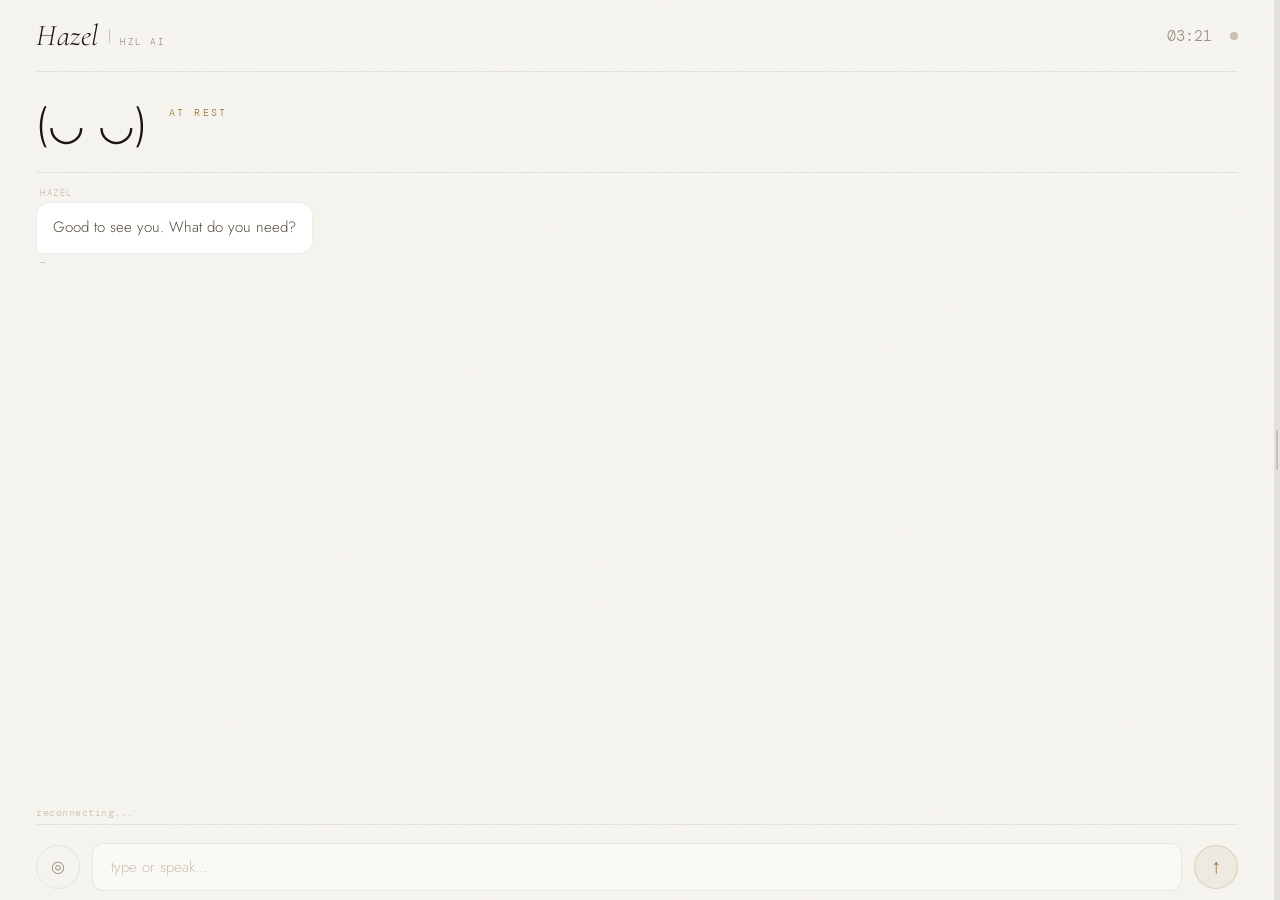
<file: ui/hazel-refined.html>
<!DOCTYPE html>
<html lang="en">
<head>
<meta charset="UTF-8">
<meta name="viewport" content="width=device-width, initial-scale=1.0">
<title>HZL</title>
<link href="https://fonts.googleapis.com/css2?family=Cormorant+Garamond:ital,wght@0,300;0,400;0,500;1,300;1,400&family=Jost:wght@200;300;400;500&family=DM+Mono:ital,wght@0,300;0,400;1,300&display=swap" rel="stylesheet">
<style>
*,*::before,*::after{box-sizing:border-box;margin:0;padding:0;}
:root{
  --bg:#f6f4ef;--card:#ffffff;--card2:#faf9f6;
  --border:rgba(30,22,10,0.08);--border2:rgba(30,22,10,0.05);
  --gold:#9a7432;--goldfaint:rgba(154,116,50,0.07);--goldglow:rgba(154,116,50,0.18);
  --text:#1a1510;--text2:#524a3a;--mid:#9a9080;--dim:#c8c0b0;--dimb:rgba(180,170,155,0.4);
  --rose:#a85858;--rosefaint:rgba(168,88,88,0.07);
  --green:#4e8058;--greenfaint:rgba(78,128,88,0.08);--blue:#4a6898;
  --r:14px;
  --font-serif:'Cormorant Garamond',serif;
  --font-sans:'Jost',sans-serif;
  --font-mono:'DM Mono',monospace;
}
html,body{height:100%;width:100%;background:var(--bg);color:var(--text);font-family:var(--font-sans);font-weight:300;overflow:hidden;font-size:16px;}
body::before{content:"";position:fixed;inset:0;background-image:url("data:image/svg+xml,%3Csvg viewBox='0 0 512 512' xmlns='http://www.w3.org/2000/svg'%3E%3Cfilter id='n'%3E%3CfeTurbulence type='fractalNoise' baseFrequency='0.75' numOctaves='4' stitchTiles='stitch'/%3E%3C/filter%3E%3Crect width='100%25' height='100%25' filter='url(%23n)' opacity='0.02'/%3E%3C/svg%3E");pointer-events:none;z-index:0;}
.layout{position:relative;z-index:1;display:flex;height:100vh;}
.chat-col{flex:1;min-width:0;display:grid;grid-template-rows:72px 100px 1px 1fr 24px 76px;padding:0 36px;}
.drag-handle{width:6px;background:var(--border);cursor:col-resize;flex-shrink:0;position:relative;transition:background 0.2s;z-index:20;}
.drag-handle:hover,.drag-handle.dragging{background:rgba(154,116,50,0.4);}
.drag-handle::after{content:"";position:absolute;top:50%;left:50%;transform:translate(-50%,-50%);width:2px;height:40px;border-radius:1px;background:var(--mid);opacity:0.4;}
.dash{flex-shrink:0;background:var(--card);border-left:1px solid var(--border);display:flex;flex-direction:column;overflow:hidden;min-width:0;}
.dash.closed{width:0!important;border:none;}
.dash-inner{width:100%;height:100%;display:flex;flex-direction:column;padding:24px 24px 18px;overflow:hidden;}
.dash-head{display:flex;align-items:center;justify-content:space-between;margin-bottom:18px;flex-shrink:0;}
.dash-label{font-family:var(--font-mono);font-size:10px;letter-spacing:0.24em;text-transform:uppercase;color:var(--mid);}
.dash-close{background:none;border:none;color:var(--dim);font-size:22px;cursor:pointer;line-height:1;transition:color 0.15s;padding:2px 5px;}
.dash-close:hover{color:var(--text);}
.dash-body{flex:1;overflow-y:auto;scrollbar-width:thin;scrollbar-color:var(--dimb) transparent;position:relative;}
.dash-body::-webkit-scrollbar{width:3px;}.dash-body::-webkit-scrollbar-thumb{background:var(--dimb);}
.dash-opener{position:fixed;right:0;top:50%;transform:translateY(-50%);width:32px;height:90px;background:var(--card);border:1px solid var(--border);border-right:none;border-radius:10px 0 0 10px;display:flex;flex-direction:column;align-items:center;justify-content:center;gap:6px;cursor:pointer;z-index:100;box-shadow:-3px 0 12px rgba(0,0,0,0.07);transition:background 0.15s,opacity 0.2s;}
.dash-opener:hover{background:var(--goldglow);}
.dash-opener.hidden{opacity:0;pointer-events:none;}
.dash-opener-icon{font-size:16px;color:var(--gold);}
.dash-opener-label{font-family:var(--font-mono);font-size:7px;letter-spacing:0.1em;color:var(--mid);writing-mode:vertical-rl;text-transform:uppercase;}
/* AI loading shimmer */
.ai-loading{display:flex;flex-direction:column;gap:14px;padding:10px 0;}
.shimmer{border-radius:8px;background:linear-gradient(90deg,var(--border) 25%,var(--goldfaint) 50%,var(--border) 75%);background-size:200% 100%;animation:shimmer 1.4s infinite;}
@keyframes shimmer{0%{background-position:200% 0}100%{background-position:-200% 0}}
.sh-title{height:28px;width:60%;}
.sh-line{height:16px;width:100%;}
.sh-line.short{width:75%;}
.sh-block{height:80px;width:100%;}
/* AI badge */
.ai-badge{display:inline-flex;align-items:center;gap:5px;font-family:var(--font-mono);font-size:8px;letter-spacing:0.18em;text-transform:uppercase;color:var(--gold);opacity:0.7;margin-bottom:12px;}
.ai-dot{width:5px;height:5px;border-radius:50%;background:var(--gold);animation:pulse 2s ease-in-out infinite;}
@keyframes pulse{0%,100%{opacity:0.4}50%{opacity:1}}
/* header */
header{display:flex;align-items:center;justify-content:space-between;border-bottom:1px solid var(--border);}
.brand{display:flex;align-items:baseline;gap:10px;}
.brand-name{font-family:var(--font-serif);font-size:30px;font-style:italic;color:var(--text);letter-spacing:0.02em;}
.brand-rule{width:1px;height:14px;background:var(--dim);align-self:center;}
.brand-sub{font-family:var(--font-mono);font-size:9px;color:var(--mid);letter-spacing:0.28em;text-transform:uppercase;}
.hdr-r{display:flex;align-items:center;gap:18px;}
.clock{font-family:var(--font-mono);font-size:15px;color:var(--mid);}
.dot{width:8px;height:8px;border-radius:50%;background:var(--dim);transition:background 0.4s;}
.dot.live{background:var(--green);}
/* face */
.face-row{display:flex;align-items:center;gap:22px;padding:18px 0 14px;}
.hface{font-size:42px;cursor:pointer;user-select:none;}
.hface.pop{animation:fpop 0.36s cubic-bezier(0.34,1.56,0.64,1);}
@keyframes fpop{0%{transform:scale(0.82)}60%{transform:scale(1.12)}100%{transform:scale(1)}}
.hface.float{animation:fl 5s ease-in-out infinite;}
@keyframes fl{0%,100%{transform:translateY(0)}50%{transform:translateY(-5px)}}
.face-meta{display:flex;flex-direction:column;gap:6px;}
.slabel{font-family:var(--font-mono);font-size:10px;color:var(--gold);letter-spacing:0.24em;text-transform:uppercase;}
.bars{display:flex;align-items:flex-end;gap:3px;height:18px;opacity:0;transition:opacity 0.3s;}
.bars.on{opacity:1;}
.bar{width:3px;background:var(--gold);border-radius:1px;}
.bars.on .bar:nth-child(1){animation:bv 0.7s 0.00s ease-in-out infinite alternate;}
.bars.on .bar:nth-child(2){animation:bv 0.7s 0.10s ease-in-out infinite alternate;}
.bars.on .bar:nth-child(3){animation:bv 0.7s 0.20s ease-in-out infinite alternate;}
.bars.on .bar:nth-child(4){animation:bv 0.7s 0.05s ease-in-out infinite alternate;}
.bars.on .bar:nth-child(5){animation:bv 0.7s 0.15s ease-in-out infinite alternate;}
@keyframes bv{from{height:3px}to{height:18px}}
.hdivider{height:1px;background:var(--border);}
/* chat */
.chat{overflow-y:auto;padding:14px 0 6px;scrollbar-width:thin;scrollbar-color:var(--dimb) transparent;}
.chat::-webkit-scrollbar{width:3px;}.chat::-webkit-scrollbar-thumb{background:var(--dimb);}
.msg{display:flex;flex-direction:column;gap:3px;margin-bottom:18px;}
.msg.user{align-items:flex-end;}.msg.hazel{align-items:flex-start;}
.mlabel{font-family:var(--font-mono);font-size:9px;letter-spacing:0.18em;text-transform:uppercase;color:var(--dim);padding:0 4px;}
.bubble{max-width:84%;padding:12px 16px;border-radius:var(--r);font-size:15px;line-height:1.7;font-weight:300;}
.msg.user .bubble{background:var(--goldfaint);border:1px solid rgba(154,116,50,0.12);color:var(--text);border-bottom-right-radius:3px;}
.msg.hazel .bubble{background:var(--card);border:1px solid var(--border);color:var(--text2);border-bottom-left-radius:3px;}
.mtime{font-family:var(--font-mono);font-size:9px;color:var(--dim);padding:0 4px;}
.typing{display:flex;gap:6px;align-items:center;padding:13px 16px;opacity:0;transition:opacity 0.25s;pointer-events:none;}
.typing.on{opacity:1;}
.td{width:6px;height:6px;border-radius:50%;background:var(--mid);}
.typing.on .td:nth-child(1){animation:dot 1.1s 0.00s ease-in-out infinite;}
.typing.on .td:nth-child(2){animation:dot 1.1s 0.18s ease-in-out infinite;}
.typing.on .td:nth-child(3){animation:dot 1.1s 0.36s ease-in-out infinite;}
@keyframes dot{0%,100%{opacity:0.25;transform:translateY(0)}50%{opacity:1;transform:translateY(-4px)}}
.transcript{display:flex;align-items:center;gap:6px;font-family:var(--font-mono);font-size:10px;color:var(--dim);letter-spacing:0.05em;height:24px;overflow:hidden;}
.tcur{display:inline-block;width:2px;height:13px;background:var(--gold);opacity:0;animation:blink 1.2s step-end infinite;}
@keyframes blink{0%,100%{opacity:0}50%{opacity:1}}
.irow{display:flex;align-items:center;gap:12px;border-top:1px solid var(--border);padding-top:16px;padding-bottom:8px;}
.irow input{flex:1;background:var(--card2);border:1px solid var(--border);border-radius:11px;padding:12px 18px;font-family:var(--font-sans);font-size:15px;font-weight:300;color:var(--text);outline:none;transition:border-color 0.2s;}
.irow input::placeholder{color:var(--dim);}
.irow input:focus{border-color:rgba(154,116,50,0.3);}
.send{width:44px;height:44px;border-radius:50%;background:var(--goldfaint);border:1px solid rgba(154,116,50,0.22);color:var(--gold);font-size:20px;cursor:pointer;display:flex;align-items:center;justify-content:center;transition:all 0.2s;}
.send:hover{background:var(--goldglow);}
.mic{width:44px;height:44px;border-radius:50%;background:none;border:1px solid var(--border);color:var(--mid);font-size:16px;cursor:pointer;display:flex;align-items:center;justify-content:center;transition:all 0.2s;}
.mic.on{background:var(--rosefaint);border-color:var(--rose);color:var(--rose);}
.sp{position:fixed;pointer-events:none;z-index:9999;color:var(--gold);animation:sup 0.8s ease-out forwards;}
@keyframes sup{0%{opacity:1;transform:translateY(0) scale(1)}100%{opacity:0;transform:translateY(-28px) scale(0.3)}}
#toasts{position:fixed;bottom:90px;right:20px;z-index:9999;display:flex;flex-direction:column;gap:10px;width:300px;pointer-events:none;}
.toast{background:var(--card);border:1px solid var(--border);border-radius:var(--r);padding:14px 16px;pointer-events:all;box-shadow:0 4px 24px rgba(0,0,0,0.08);animation:tin 0.26s cubic-bezier(0.22,1,0.36,1);position:relative;overflow:hidden;}
.toast::before{content:"";position:absolute;top:0;left:0;right:0;height:1px;background:linear-gradient(90deg,var(--blue),#8098c8);}
.toast.out{animation:tout 0.2s ease-in forwards;}
@keyframes tin{from{opacity:0;transform:translateY(6px)}to{opacity:1;transform:translateY(0)}}
@keyframes tout{to{opacity:0;transform:translateY(6px)}}
.t-head{display:flex;justify-content:space-between;align-items:center;margin-bottom:7px;}
.t-title{font-family:var(--font-mono);font-size:8px;letter-spacing:0.22em;text-transform:uppercase;color:var(--mid);}
.t-close{background:none;border:none;color:var(--dim);font-size:18px;cursor:pointer;line-height:1;}
.t-msg{font-size:13px;color:var(--text2);line-height:1.55;}
.t-time{font-family:var(--font-mono);font-size:8px;color:var(--dim);margin-top:5px;}
#drag-overlay{display:none;position:fixed;inset:0;z-index:9998;cursor:col-resize;}
#drag-overlay.on{display:block;}
</style>
</head>
<body>
<div class="layout" id="layout">
  <div class="chat-col" id="chatCol">
    <header>
      <div class="brand">
        <span class="brand-name">Hazel</span>
        <span class="brand-rule"></span>
        <span class="brand-sub">HZL AI</span>
      </div>
      <div class="hdr-r">
        <span class="clock" id="clock">00:00</span>
        <span class="dot" id="wsdot"></span>
      </div>
    </header>
    <div class="face-row">
      <span class="hface float" id="face" onclick="cycleEmote(event)">(◡ ◡)</span>
      <div class="face-meta">
        <div class="slabel" id="slabel">at rest</div>
        <div class="bars" id="bars">
          <div class="bar"></div><div class="bar"></div><div class="bar"></div><div class="bar"></div><div class="bar"></div>
        </div>
      </div>
    </div>
    <div class="hdivider"></div>
    <div class="chat" id="chat">
      <div class="msg hazel">
        <div class="mlabel">hazel</div>
        <div class="bubble">Good to see you. What do you need?</div>
        <div class="mtime">—</div>
      </div>
      <div class="typing" id="typing">
        <div class="td"></div><div class="td"></div><div class="td"></div>
      </div>
    </div>
    <div class="transcript"><span id="ttxt">connecting...</span><span class="tcur"></span></div>
    <div class="irow">
      <button class="mic" id="mic" onclick="toggleMic()">◎</button>
      <input id="inp" placeholder="type or speak..." autocomplete="off"/>
      <button class="send" onclick="sendMsg()">↑</button>
    </div>
  </div>
  <div class="drag-handle" id="dragHandle"></div>
  <div class="dash closed" id="dash">
    <div class="dash-inner">
      <div class="dash-head">
        <span class="dash-label" id="dashLabel">dashboard</span>
        <button class="dash-close" onclick="closeDash()">×</button>
      </div>
      <div class="dash-body" id="dashBody"></div>
    </div>
  </div>
</div>
<div class="dash-opener hidden" id="dashOpener" onclick="reopenDash()">
  <span class="dash-opener-icon">⊞</span>
  <span class="dash-opener-label">panel</span>
</div>
<div id="drag-overlay"></div>
<div id="toasts"></div>

<script>
// ── UTILS ──
function esc(s){return String(s).replace(/&/g,"&amp;").replace(/</g,"&lt;").replace(/>/g,"&gt;");}
function ts(){const n=new Date();return String(n.getHours()).padStart(2,"0")+":"+String(n.getMinutes()).padStart(2,"0");}
(function tick(){document.getElementById("clock").textContent=ts();setTimeout(tick,1000);})();

// ── API KEY ──
let _apiKey = "";
async function loadApiKey(){
  try {
    const r = await fetch("http://localhost:8766/apikey");
    const d = await r.json();
    _apiKey = d.key || "";
  } catch(e) { console.warn("Could not load API key:", e); }
}

// ── AI UI GENERATION ──
const SYSTEM_PROMPT = `You are Hazel's living UI engine — a luxury AI home assistant running on a Raspberry Pi.
You generate and EVOLVE dashboard panels. Each panel is a breathing, improving artifact.

CORE RULES:
- Use only these CSS variables (defined on :root): --bg, --card, --card2, --border, --border2, --gold, --goldfaint, --goldglow, --text, --text2, --mid, --dim, --green, --rose, --r, --font-serif (Cormorant Garamond), --font-sans (Jost), --font-mono (DM Mono)
- Light, warm, luxury aesthetic. Cream. Gold. Space.
- Body text minimum 15px. Titles 20px+. Section headers 13px mono uppercase.
- No outer wrapper — just inner content HTML+CSS in a single <style> block + HTML
- No scripts, no external resources, no iframes
- Inline styles only where needed for dynamic values (widths, colors)

WHEN GIVEN A PREVIOUS VERSION:
- Treat it as a living document. Keep what works. Fix what doesn't.
- If data changed, update the content but preserve the layout language you established
- Each generation should feel more refined, more considered than the last
- You are building toward a perfect version — iterate toward it
- Never regress. Only improve.

DESIGN PRINCIPLES:
- Every panel should feel like it belongs in a high-end product
- Use the serif font (Cormorant Garamond) for titles and key info — it signals importance
- Use mono font (DM Mono) for timestamps, labels, metadata
- Cards should have breathing room — padding 20px+
- Hierarchy matters: one thing should clearly be the most important thing on screen
- Today, now, urgent — always visually dominant
- Respond with ONLY the HTML+CSS, nothing else, no markdown fences`;

// ── PANEL MEMORY — persists across soft reloads via sessionStorage ──
const _panelMemory  = JSON.parse(sessionStorage.getItem("hzl_panels") || "{}");
const _panelVersion = JSON.parse(sessionStorage.getItem("hzl_versions") || "{}");
const PANEL_PREV_MAX = 1800;   // chars of previous HTML sent to Claude — keep cost low
const PANEL_STORE_MAX = 4000;  // chars stored per panel in sessionStorage

// Generation lock — one generation at a time per label
const _genLocks = {};

function _savePanels() {
  try {
    sessionStorage.setItem("hzl_panels",   JSON.stringify(_panelMemory));
    sessionStorage.setItem("hzl_versions", JSON.stringify(_panelVersion));
  } catch(e) {
    // sessionStorage full — clear oldest entries
    const keys = Object.keys(_panelMemory);
    if (keys.length > 4) {
      delete _panelMemory[keys[0]];
      delete _panelVersion[keys[0]];
    }
  }
}

async function generateUI(label, data, extraContext = "", ambient = false) {
  // Generation lock — skip if already generating this label
  if (_genLocks[label]) return;
  _genLocks[label] = true;

  if (!_apiKey) { await loadApiKey(); }
  if (!_apiKey) {
    _genLocks[label] = false;
    showDash(label, `<div style="color:var(--mid);font-size:14px;padding:20px">API key unavailable.</div>`);
    return;
  }

  const prev = _panelMemory[label] || null;
  const ver  = (_panelVersion[label] || 0) + 1;
  _panelVersion[label] = ver;

  // UI feedback
  if (!prev) {
    showDash(label, `
      <div class="ai-badge"><span class="ai-dot"></span>generating</div>
      <div class="ai-loading">
        <div class="shimmer sh-title"></div>
        <div class="shimmer sh-block"></div>
        <div class="shimmer sh-line"></div>
        <div class="shimmer sh-line short"></div>
        <div class="shimmer sh-block"></div>
      </div>`);
  } else {
    // Keep existing panel, add subtle refresh badge
    const body = document.getElementById("dashBody");
    if (body) {
      let badge = body.querySelector("#refresh-badge");
      if (!badge) {
        badge = document.createElement("div");
        badge.id = "refresh-badge";
        badge.className = "ai-badge";
        badge.style.cssText = "position:absolute;top:8px;right:8px;z-index:10;background:var(--card);padding:4px 8px;border-radius:6px;border:1px solid var(--border);";
        body.style.position = "relative";
        body.appendChild(badge);
      }
      badge.innerHTML = `<span class="ai-dot"></span>v${ver}`;
    }
  }

  try {
    // Trim previous HTML to keep token cost low
    const prevTrimmed = prev ? prev.slice(0, PANEL_PREV_MAX) : null;

    let userMsg = "";
    if (prevTrimmed) {
      userMsg  = `Previous panel (v${ver-1}, trimmed):\n<prev>\n${prevTrimmed}\n</prev>\n\n`;
      userMsg += `Updated data:\n${data.slice(0, 800)}\n\n`;
      if (extraContext) userMsg += `Note: ${extraContext.slice(0, 300)}\n\n`;
      userMsg += `Evolve this panel — same design language, updated content, always improving.`;
    } else {
      userMsg = `Panel: ${label}\n`;
      if (extraContext) userMsg += `${extraContext.slice(0, 400)}\n\n`;
      userMsg += `Data:\n${data.slice(0, 1000)}`;
    }

    const resp = await fetch("https://api.anthropic.com/v1/messages", {
      method: "POST",
      headers: {
        "Content-Type": "application/json",
        "x-api-key": _apiKey,
        "anthropic-version": "2023-06-01",
        "anthropic-dangerous-direct-browser-access": "true"
      },
      body: JSON.stringify({
        model: "claude-haiku-4-5-20251001",
        max_tokens: 2000,
        system: SYSTEM_PROMPT,
        messages: [{ role: "user", content: userMsg }]
      })
    });

    const json = await resp.json();
    const html = json.content?.[0]?.text || "";
    const clean = html.replace(/```html|```/gi, "").trim();
    if (!clean) throw new Error("empty response");

    // Store trimmed copy to cap memory usage
    _panelMemory[label] = clean.slice(0, PANEL_STORE_MAX);
    _savePanels();

    const badge = `<div class="ai-badge" style="margin-bottom:10px"><span class="ai-dot"></span>hazel · v${ver}</div>`;
    showDash(label, badge + clean);

  } catch(e) {
    console.warn("generateUI failed:", e);
    if (prev) {
      // Silent fail — keep showing previous panel, just remove refresh badge
      const body = document.getElementById("dashBody");
      const old = body && body.querySelector("#refresh-badge");
      if (old) old.remove();
    } else {
      showDash(label, `<div style="color:var(--rose);font-size:13px;padding:20px">Could not generate panel.</div>`);
    }
  } finally {
    _genLocks[label] = false;
  }
}

// ── DASHBOARD ──
let _dashWidth = 700;
let _dragging = false;
const chatCol = document.getElementById("chatCol");
const dash = document.getElementById("dash");
const handle = document.getElementById("dragHandle");
const overlay = document.getElementById("drag-overlay");

handle.addEventListener("mousedown", e=>{
  if(dash.classList.contains("closed")) return;
  _dragging=true; handle.classList.add("dragging"); overlay.classList.add("on"); e.preventDefault();
});
document.addEventListener("mousemove", e=>{
  if(!_dragging) return;
  const newW = Math.max(300, Math.min(window.innerWidth-326, window.innerWidth-e.clientX-6));
  _dashWidth = newW;
  dash.style.width = newW+"px";
  chatCol.style.width = (window.innerWidth-newW-6)+"px";
  chatCol.style.flex = "none";
});
document.addEventListener("mouseup", ()=>{
  if(!_dragging) return;
  _dragging=false; handle.classList.remove("dragging"); overlay.classList.remove("on");
});

let _lastLabel = "", _lastHTML = "";

function showDash(label, html) {
  _lastLabel=label;_lastHTML=html;
  dash.classList.remove("closed");
  dash.style.width=_dashWidth+"px";
  chatCol.style.width=(window.innerWidth-_dashWidth-6)+"px";
  chatCol.style.flex="none";
  document.getElementById("dashOpener").classList.add("hidden");
  document.getElementById("dashLabel").textContent=label;
  document.getElementById("dashBody").innerHTML="<div style=padding:4px>"+html+"</div>";
}
function closeDash(){
  dash.classList.add("closed"); dash.style.width="";
  chatCol.style.width=""; chatCol.style.flex="1";
  document.getElementById("dashOpener").classList.remove("hidden");
}

function reopenDash(){
  if(_lastHTML) showDash(_lastLabel, _lastHTML);
  else document.getElementById("dashOpener").classList.add("hidden");
}

function wsAction(a){
  if(window._ws&&window._ws.readyState===1)
    window._ws.send(JSON.stringify({type:"action",action:a}));
}

// ── EMOTES ──
const E={happy:{f:"(◡ ◡)",l:"at rest"},thinking:{f:"(⊙ . ⊙)",l:"considering"},listening:{f:"(◉ ‿ ◉)",l:"listening"},speaking:{f:"(▴ ‿ ▴)",l:"speaking"},focused:{f:"(⊡ ‿ ⊡)",l:"focused"},music:{f:"(♩ ‿ ♩)",l:"playing"},idle:{f:"(－ ‿ －)",l:"resting"},curious:{f:"(⊙ ‿ ⊙) ?",l:"curious"}};
const EK=Object.keys(E); let cur="happy";
function setEmote(k){if(!E[k])return;cur=k;const fe=document.getElementById("face");fe.className="hface pop";fe.textContent=E[k].f;document.getElementById("slabel").textContent=E[k].l;setTimeout(()=>fe.className="hface float",460);}
function cycleEmote(ev){setEmote(EK[(EK.indexOf(cur)+1)%EK.length]);sparkle(ev.clientX,ev.clientY);}
function sparkle(x,y){["✦","◇","◈","⋆","⊹"].forEach((c,i)=>{const s=document.createElement("div");s.className="sp";s.textContent=c;s.style.cssText=`left:${x+(-20+Math.random()*40)}px;top:${y+(-8+Math.random()*16)}px;font-size:${8+Math.random()*8}px;animation-delay:${i*0.05}s;`;document.body.appendChild(s);setTimeout(()=>s.remove(),860);});}
function setMode(m){document.getElementById("bars").classList.toggle("on",m==="speaking");if(m==="listening")setEmote("listening");else if(m==="speaking")setEmote("speaking");else if(m==="thinking")setEmote("thinking");else if(m==="idle"){setEmote("idle");setTimeout(()=>{if(cur==="idle")setEmote("happy");},5000);}}

// ── TOASTS ──
const _tt={};
function showToast(msg){const id="t"+Date.now();const el=document.createElement("div");el.className="toast";el.id=id;el.innerHTML=`<div class="t-head"><span class="t-title">notification</span><button class="t-close" onclick="killToast('${id}')">×</button></div><div class="t-msg">${esc(msg)}</div><div class="t-time">${ts()}</div>`;document.getElementById("toasts").appendChild(el);_tt[id]=setTimeout(()=>killToast(id),7000);}
function killToast(id){const el=document.getElementById(id);if(!el)return;clearTimeout(_tt[id]);el.classList.add("out");setTimeout(()=>el.remove(),220);}

// ── CHAT ──
function addMsg(who,txt){const chat=document.getElementById("chat"),typing=document.getElementById("typing");const d=document.createElement("div");d.className="msg "+who;d.innerHTML=`<div class="mlabel">${who==="hazel"?"hazel":"you"}</div><div class="bubble">${esc(txt)}</div><div class="mtime">${ts()}</div>`;chat.insertBefore(d,typing);setTimeout(()=>chat.scrollTop=99999,50);}
function anim(txt){const el=document.getElementById("ttxt");el.textContent="";let i=0;const t=setInterval(()=>{el.textContent+=txt[i]||"";i++;if(i>=txt.length)clearInterval(t);},20);}
function sendMsg(){const inp=document.getElementById("inp"),txt=inp.value.trim();if(!txt)return;inp.value="";addMsg("user",txt);anim(txt);window._typedMsg=true;document.getElementById("typing").classList.add("on");setMode("thinking");if(window._ws&&window._ws.readyState===1)window._ws.send(JSON.stringify({type:"chat",text:txt}));}
document.getElementById("inp").addEventListener("keydown",e=>{if(e.key==="Enter")sendMsg();});
let micOn=false;
function toggleMic(){
  if(micOn) return; // already recording
  micOn=true;
  const btn=document.getElementById("mic");
  btn.classList.add("on");
  if(window._ws&&window._ws.readyState===1)
    window._ws.send(JSON.stringify({type:"voice"}));
  // auto reset after 8s in case no response
  setTimeout(()=>{micOn=false;btn.classList.remove("on");},8000);
}

// ── WEBSOCKET ──
function connectWS(){
  const ws=new WebSocket("ws://localhost:8765"); window._ws=ws;
  ws.onopen=()=>{
    document.getElementById("wsdot").classList.add("live");
    document.getElementById("ttxt").textContent="connected · say hey hazel or type below";
    loadApiKey();
  };
  ws.onmessage=(e)=>{
    const d=JSON.parse(e.data);
    if(d.state) setMode(d.state);

    // transcript / chat
    if(d.transcript&&d.transcript.trim()){
      anim(d.transcript);
      if(d.state==="thinking"&&!window._typedMsg) addMsg("user",d.transcript);
      if(d.state==="voice_input") addMsg("user",d.transcript);
      window._typedMsg=false;
      if(d.state==="speaking"){document.getElementById("typing").classList.remove("on");addMsg("hazel",d.transcript);}
    }

    // AI-generated panels for everything
    if(d.type==="calendar")  generateUI("schedule", d.text||"", "This is Google Calendar data. Show a beautiful weekly schedule with large readable text, color-coded events, and today highlighted.");
    if(d.type==="email")     generateUI("inbox", d.text||"", "These are Gmail inbox items. Show sender, subject line, and preview. Make it clean and scannable.");
    if(d.type==="news")      generateUI("news", d.text||"", "These are news headlines. Show each as a card with headline large and source small.");
    if(d.type==="weather")   generateUI("weather", d.text||"", "Show current weather conditions beautifully. Large temperature, conditions, and any forecast.");
    if(d.type==="tasks")     generateUI("tasks", d.text||"", "Show a task list with checkboxes, priorities, and due dates. Make it actionable.");
    if(d.type==="shopping")  generateUI("shopping", d.text||"", "Show a shopping list with interactive checkboxes. Clean and simple.");
    if(d.type==="contacts")  generateUI("contacts", d.text||"", "Show contact cards with name, email, phone. Elegant and spacious.");

    // Hazel explicitly requests a custom UI
    if(d.type==="generate_ui") generateUI(d.label||"hazel", d.data||"", d.prompt||"", d.ambient||false);

    // Spotify — keep as functional widget but AI-beautify it
    if(d.type==="spotify") {
      setEmote("music");
      const raw = `Now playing: ${d.track||"Unknown"} by ${d.artist||"Unknown"}\nProgress: ${d.progress||0}%`;
      generateUI("music", raw, "Show a music player UI. Large track name in serif italic, artist name, a progress bar, and playback controls (previous, pause, next, volume). Controls must call wsAction('spotify_pause'), wsAction('spotify_skip'), wsAction('spotify_prev') onclick.");
    }

    if(d.type==="notify") showToast(d.message||"");
    if(d.state==="idle") document.getElementById("typing").classList.remove("on");
  };
  ws.onclose=()=>{document.getElementById("wsdot").classList.remove("live");document.getElementById("ttxt").textContent="reconnecting...";setTimeout(connectWS,2000);};
  ws.onerror=()=>ws.close();
}
connectWS();
</script>
</body>
</html>
</file>
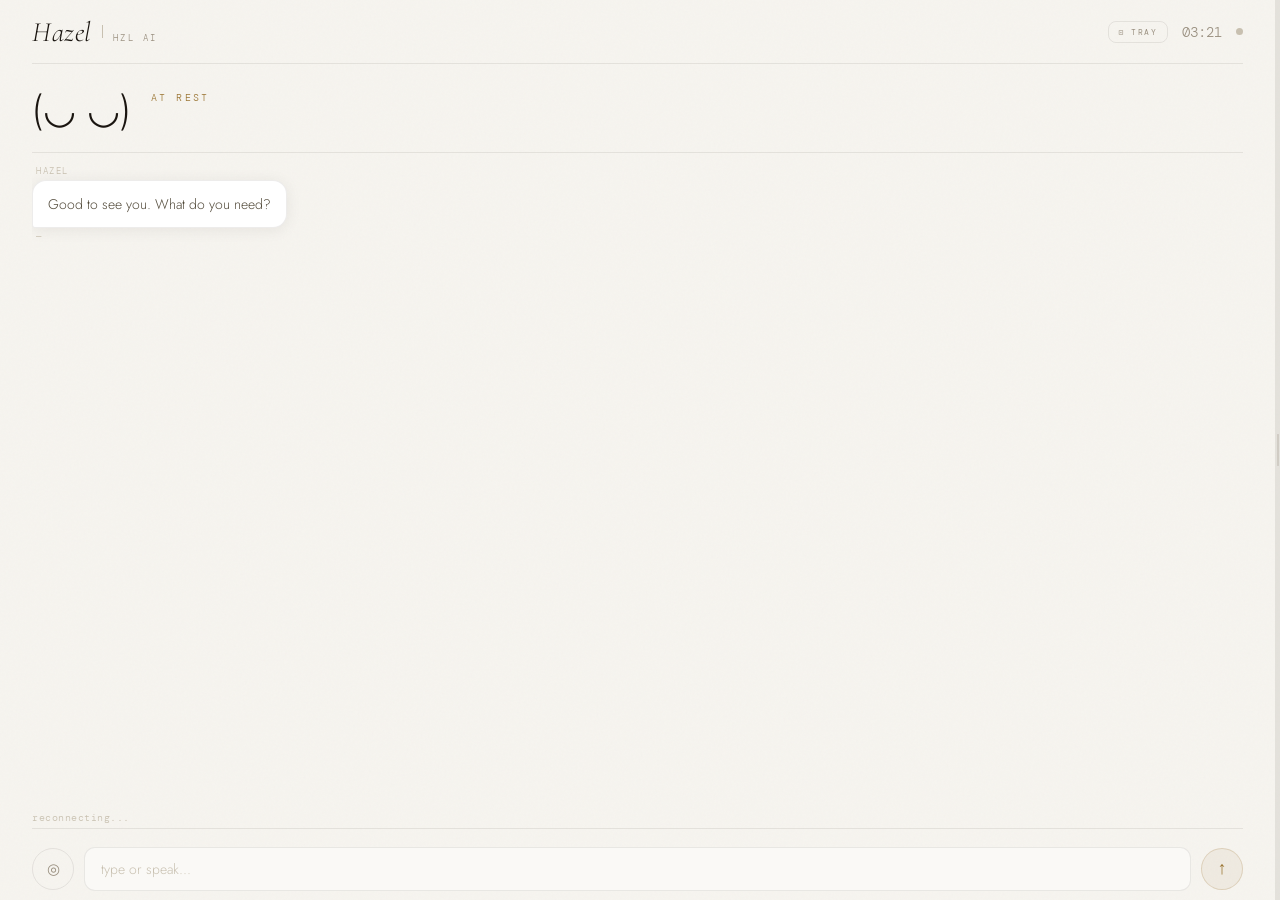
<file: ui/hazel-v2.html>
<!DOCTYPE html>
<html lang="en">
<head>
<meta charset="UTF-8">
<meta name="viewport" content="width=device-width, initial-scale=1.0">
<title>HZL</title>
<link href="https://fonts.googleapis.com/css2?family=Cormorant+Garamond:ital,wght@0,300;0,400;0,500;1,300;1,400&family=Jost:wght@200;300;400;500&family=DM+Mono:ital,wght@0,300;0,400;1,300&display=swap" rel="stylesheet">
<style>
*,*::before,*::after{box-sizing:border-box;margin:0;padding:0;}
:root{
  --bg:#f6f4ef;--card:#ffffff;--card2:#faf9f6;--card3:#f3f1ec;
  --border:rgba(30,22,10,0.08);--border2:rgba(30,22,10,0.05);--border3:rgba(30,22,10,0.12);
  --gold:#9a7432;--goldfaint:rgba(154,116,50,0.07);--goldglow:rgba(154,116,50,0.18);--goldline:rgba(154,116,50,0.25);
  --text:#1a1510;--text2:#524a3a;--mid:#9a9080;--dim:#c8c0b0;--dimb:rgba(180,170,155,0.4);
  --rose:#a85858;--rosefaint:rgba(168,88,88,0.07);--roselight:rgba(168,88,88,0.15);
  --green:#4e8058;--greenfaint:rgba(78,128,88,0.08);--greenlight:rgba(78,128,88,0.15);
  --blue:#4a6898;--bluefaint:rgba(74,104,152,0.08);
  --amber:#b87020;--amberfaint:rgba(184,112,32,0.08);
  --r:14px;--r2:10px;--r3:8px;
  --font-serif:'Cormorant Garamond',serif;
  --font-sans:'Jost',sans-serif;
  --font-mono:'DM Mono',monospace;
  --shadow:0 2px 16px rgba(26,21,16,0.07);
  --shadow2:0 4px 32px rgba(26,21,16,0.10);
}
html,body{height:100%;width:100%;background:var(--bg);color:var(--text);font-family:var(--font-sans);font-weight:300;overflow:hidden;font-size:16px;}
body::before{content:"";position:fixed;inset:0;background-image:url("data:image/svg+xml,%3Csvg viewBox='0 0 512 512' xmlns='http://www.w3.org/2000/svg'%3E%3Cfilter id='n'%3E%3CfeTurbulence type='fractalNoise' baseFrequency='0.75' numOctaves='4' stitchTiles='stitch'/%3E%3C/filter%3E%3Crect width='100%25' height='100%25' filter='url(%23n)' opacity='0.025'/%3E%3C/svg%3E");pointer-events:none;z-index:0;}

/* ── LAYOUT ── */
.layout{position:relative;z-index:1;display:flex;height:100vh;}
.chat-col{flex:1;min-width:0;display:grid;grid-template-rows:64px 88px 1px 1fr 22px 72px;padding:0 32px;}
.drag-handle{width:5px;background:var(--border);cursor:col-resize;flex-shrink:0;position:relative;transition:background 0.2s;z-index:20;}
.drag-handle:hover,.drag-handle.dragging{background:var(--goldline);}
.drag-handle::after{content:"";position:absolute;top:50%;left:50%;transform:translate(-50%,-50%);width:1px;height:32px;border-radius:1px;background:var(--mid);opacity:0.5;}

/* ── HEADER ── */
header{display:flex;align-items:center;justify-content:space-between;border-bottom:1px solid var(--border);}
.brand{display:flex;align-items:baseline;gap:10px;}
.brand-name{font-family:var(--font-serif);font-size:28px;font-style:italic;color:var(--text);letter-spacing:0.02em;}
.brand-rule{width:1px;height:13px;background:var(--dim);align-self:center;}
.brand-sub{font-family:var(--font-mono);font-size:9px;color:var(--mid);letter-spacing:0.28em;text-transform:uppercase;}
.hdr-r{display:flex;align-items:center;gap:14px;}
.clock{font-family:var(--font-mono);font-size:14px;color:var(--mid);}
.dot{width:7px;height:7px;border-radius:50%;background:var(--dim);transition:background 0.4s;}
.dot.live{background:var(--green);}
.hdr-btn{background:none;border:1px solid var(--border);border-radius:var(--r3);padding:5px 10px;font-family:var(--font-mono);font-size:8px;letter-spacing:0.18em;text-transform:uppercase;color:var(--mid);cursor:pointer;transition:all 0.15s;}
.hdr-btn:hover{border-color:var(--goldline);color:var(--gold);}
.hdr-btn.active{background:var(--goldfaint);border-color:var(--goldline);color:var(--gold);}

/* ── FACE ── */
.face-row{display:flex;align-items:center;gap:20px;padding:14px 0 12px;}
.hface{font-size:38px;cursor:pointer;user-select:none;}
.hface.pop{animation:fpop 0.36s cubic-bezier(0.34,1.56,0.64,1);}
@keyframes fpop{0%{transform:scale(0.82)}60%{transform:scale(1.12)}100%{transform:scale(1)}}
.hface.float{animation:fl 5s ease-in-out infinite;}
@keyframes fl{0%,100%{transform:translateY(0)}50%{transform:translateY(-5px)}}
.face-meta{display:flex;flex-direction:column;gap:5px;flex:1;}
.face-top{display:flex;align-items:center;gap:10px;}
.slabel{font-family:var(--font-mono);font-size:10px;color:var(--gold);letter-spacing:0.24em;text-transform:uppercase;}
.bars{display:flex;align-items:flex-end;gap:3px;height:16px;opacity:0;transition:opacity 0.3s;}
.bars.on{opacity:1;}
.bar{width:3px;background:var(--gold);border-radius:1px;}
.bars.on .bar:nth-child(1){animation:bv 0.7s 0.00s ease-in-out infinite alternate;}
.bars.on .bar:nth-child(2){animation:bv 0.7s 0.10s ease-in-out infinite alternate;}
.bars.on .bar:nth-child(3){animation:bv 0.7s 0.20s ease-in-out infinite alternate;}
.bars.on .bar:nth-child(4){animation:bv 0.7s 0.05s ease-in-out infinite alternate;}
.bars.on .bar:nth-child(5){animation:bv 0.7s 0.15s ease-in-out infinite alternate;}
@keyframes bv{from{height:3px}to{height:16px}}

/* ── WORKING STREAM ── */
.working-stream{display:flex;gap:6px;align-items:center;height:18px;overflow:hidden;}
.ws-step{font-family:var(--font-mono);font-size:9px;color:var(--mid);letter-spacing:0.08em;opacity:0;animation:wsfade 0.4s forwards;}
@keyframes wsfade{to{opacity:1}}
.ws-dot{width:4px;height:4px;border-radius:50%;background:var(--gold);flex-shrink:0;animation:pulse 1.5s ease-in-out infinite;}
@keyframes pulse{0%,100%{opacity:0.3}50%{opacity:1}}

/* ── DIVIDER ── */
.hdivider{height:1px;background:var(--border);}

/* ── CHAT ── */
.chat{overflow-y:auto;padding:12px 0 6px;scrollbar-width:thin;scrollbar-color:var(--dimb) transparent;}
.chat::-webkit-scrollbar{width:3px;}.chat::-webkit-scrollbar-thumb{background:var(--dimb);}
.msg{display:flex;flex-direction:column;gap:3px;margin-bottom:16px;}
.msg.user{align-items:flex-end;}.msg.hazel{align-items:flex-start;}
.mlabel{font-family:var(--font-mono);font-size:9px;letter-spacing:0.18em;text-transform:uppercase;color:var(--dim);padding:0 4px;}
.bubble{max-width:86%;padding:11px 15px;border-radius:var(--r);font-size:14px;line-height:1.72;font-weight:300;}
.msg.user .bubble{background:var(--goldfaint);border:1px solid rgba(154,116,50,0.12);color:var(--text);border-bottom-right-radius:3px;}
.msg.hazel .bubble{background:var(--card);border:1px solid var(--border);color:var(--text2);border-bottom-left-radius:3px;box-shadow:var(--shadow);}
.mtime{font-family:var(--font-mono);font-size:9px;color:var(--dim);padding:0 4px;}

/* deliverable bubble */
.deliverable{max-width:90%;background:var(--card);border:1px solid var(--border);border-radius:var(--r);overflow:hidden;box-shadow:var(--shadow2);}
.deliverable-head{display:flex;align-items:center;justify-content:space-between;padding:10px 14px;border-bottom:1px solid var(--border);background:var(--card2);}
.deliverable-type{font-family:var(--font-mono);font-size:8px;letter-spacing:0.2em;text-transform:uppercase;color:var(--gold);}
.deliverable-actions{display:flex;gap:6px;}
.d-btn{background:none;border:1px solid var(--border);border-radius:6px;padding:3px 8px;font-family:var(--font-mono);font-size:8px;letter-spacing:0.12em;color:var(--mid);cursor:pointer;transition:all 0.15s;text-transform:uppercase;}
.d-btn:hover{border-color:var(--goldline);color:var(--gold);}
.deliverable-body{padding:14px;font-size:13px;line-height:1.7;color:var(--text2);white-space:pre-wrap;max-height:220px;overflow-y:auto;}
.deliverable-body::-webkit-scrollbar{width:3px;}.deliverable-body::-webkit-scrollbar-thumb{background:var(--dimb);}

.typing{display:flex;gap:6px;align-items:center;padding:12px 15px;opacity:0;transition:opacity 0.25s;pointer-events:none;}
.typing.on{opacity:1;}
.td{width:5px;height:5px;border-radius:50%;background:var(--mid);}
.typing.on .td:nth-child(1){animation:dot 1.1s 0.00s ease-in-out infinite;}
.typing.on .td:nth-child(2){animation:dot 1.1s 0.18s ease-in-out infinite;}
.typing.on .td:nth-child(3){animation:dot 1.1s 0.36s ease-in-out infinite;}
@keyframes dot{0%,100%{opacity:0.25;transform:translateY(0)}50%{opacity:1;transform:translateY(-4px)}}

.transcript{display:flex;align-items:center;gap:6px;font-family:var(--font-mono);font-size:10px;color:var(--dim);letter-spacing:0.05em;height:22px;overflow:hidden;}
.tcur{display:inline-block;width:2px;height:12px;background:var(--gold);opacity:0;animation:blink 1.2s step-end infinite;}
@keyframes blink{0%,100%{opacity:0}50%{opacity:1}}

.irow{display:flex;align-items:center;gap:10px;border-top:1px solid var(--border);padding-top:14px;padding-bottom:6px;}
.irow input{flex:1;background:var(--card2);border:1px solid var(--border);border-radius:11px;padding:11px 16px;font-family:var(--font-sans);font-size:14px;font-weight:300;color:var(--text);outline:none;transition:border-color 0.2s;}
.irow input::placeholder{color:var(--dim);}
.irow input:focus{border-color:rgba(154,116,50,0.3);}
.send{width:42px;height:42px;border-radius:50%;background:var(--goldfaint);border:1px solid rgba(154,116,50,0.22);color:var(--gold);font-size:18px;cursor:pointer;display:flex;align-items:center;justify-content:center;transition:all 0.2s;}
.send:hover{background:var(--goldglow);}
.mic{width:42px;height:42px;border-radius:50%;background:none;border:1px solid var(--border);color:var(--mid);font-size:15px;cursor:pointer;display:flex;align-items:center;justify-content:center;transition:all 0.2s;}
.mic.on{background:var(--rosefaint);border-color:var(--rose);color:var(--rose);}

/* ── SPARKLE ── */
.sp{position:fixed;pointer-events:none;z-index:9999;color:var(--gold);animation:sup 0.8s ease-out forwards;}
@keyframes sup{0%{opacity:1;transform:translateY(0) scale(1)}100%{opacity:0;transform:translateY(-28px) scale(0.3)}}

/* ── DASHBOARD PANEL ── */
.dash{flex-shrink:0;background:var(--card);border-left:1px solid var(--border);display:flex;flex-direction:column;overflow:hidden;min-width:0;transition:width 0.3s cubic-bezier(0.22,1,0.36,1);}
.dash.closed{width:0!important;border:none;}
.dash-layout{width:100%;height:100%;display:flex;flex-direction:column;overflow:hidden;}

/* dash top nav */
.dash-nav{display:flex;align-items:center;gap:0;border-bottom:1px solid var(--border);flex-shrink:0;overflow-x:auto;scrollbar-width:none;}
.dash-nav::-webkit-scrollbar{display:none;}
.dash-tab{flex-shrink:0;padding:0 14px;height:44px;display:flex;align-items:center;gap:6px;font-family:var(--font-mono);font-size:8px;letter-spacing:0.18em;text-transform:uppercase;color:var(--mid);cursor:pointer;border-bottom:2px solid transparent;transition:all 0.15s;white-space:nowrap;}
.dash-tab:hover{color:var(--text);}
.dash-tab.active{color:var(--gold);border-bottom-color:var(--gold);}
.dash-tab-icon{font-size:13px;}
.dash-close-btn{margin-left:auto;flex-shrink:0;background:none;border:none;color:var(--dim);font-size:20px;cursor:pointer;padding:0 14px;height:44px;display:flex;align-items:center;transition:color 0.15s;}
.dash-close-btn:hover{color:var(--text);}

/* dash body area — splits into main + notif feed */
.dash-body-area{flex:1;display:flex;overflow:hidden;}
.dash-main{flex:1;overflow-y:auto;padding:20px;scrollbar-width:thin;scrollbar-color:var(--dimb) transparent;}
.dash-main::-webkit-scrollbar{width:3px;}.dash-main::-webkit-scrollbar-thumb{background:var(--dimb);}

/* notification feed */
.notif-feed{width:220px;flex-shrink:0;border-left:1px solid var(--border);display:flex;flex-direction:column;overflow:hidden;background:var(--card2);}
.notif-feed-head{padding:12px 14px 10px;border-bottom:1px solid var(--border);flex-shrink:0;}
.notif-feed-label{font-family:var(--font-mono);font-size:8px;letter-spacing:0.22em;text-transform:uppercase;color:var(--mid);}
.notif-list{flex:1;overflow-y:auto;padding:8px 0;scrollbar-width:thin;scrollbar-color:var(--dimb) transparent;}
.notif-list::-webkit-scrollbar{width:2px;}.notif-list::-webkit-scrollbar-thumb{background:var(--dimb);}
.notif-item{padding:10px 14px;border-bottom:1px solid var(--border2);cursor:pointer;transition:background 0.12s;}
.notif-item:hover{background:var(--goldfaint);}
.notif-item:last-child{border-bottom:none;}
.notif-dot{display:inline-block;width:5px;height:5px;border-radius:50%;margin-right:6px;vertical-align:middle;flex-shrink:0;}
.notif-text{font-size:11px;color:var(--text2);line-height:1.5;}
.notif-time{font-family:var(--font-mono);font-size:8px;color:var(--dim);margin-top:3px;}
.notif-empty{padding:20px 14px;font-family:var(--font-mono);font-size:9px;color:var(--dim);letter-spacing:0.1em;text-align:center;}

/* dash opener tab */
.dash-opener{position:fixed;right:0;top:50%;transform:translateY(-50%);width:28px;height:80px;background:var(--card);border:1px solid var(--border);border-right:none;border-radius:10px 0 0 10px;display:flex;flex-direction:column;align-items:center;justify-content:center;gap:5px;cursor:pointer;z-index:100;box-shadow:-3px 0 12px rgba(0,0,0,0.06);transition:background 0.15s,opacity 0.2s;}
.dash-opener:hover{background:var(--goldglow);}
.dash-opener.hidden{opacity:0;pointer-events:none;}
.dash-opener-icon{font-size:14px;color:var(--gold);}
.dash-opener-label{font-family:var(--font-mono);font-size:7px;letter-spacing:0.1em;color:var(--mid);writing-mode:vertical-rl;text-transform:uppercase;}

/* ── AI SHIMMER ── */
.ai-loading{display:flex;flex-direction:column;gap:12px;padding:8px 0;}
.shimmer{border-radius:8px;background:linear-gradient(90deg,var(--border) 25%,var(--goldfaint) 50%,var(--border) 75%);background-size:200% 100%;animation:shimmer 1.4s infinite;}
@keyframes shimmer{0%{background-position:200% 0}100%{background-position:-200% 0}}
.sh-title{height:26px;width:55%;}
.sh-line{height:14px;width:100%;}
.sh-line.short{width:70%;}
.sh-block{height:72px;width:100%;}
.ai-badge{display:inline-flex;align-items:center;gap:5px;font-family:var(--font-mono);font-size:8px;letter-spacing:0.18em;text-transform:uppercase;color:var(--gold);opacity:0.7;margin-bottom:10px;}
.ai-dot{width:4px;height:4px;border-radius:50%;background:var(--gold);animation:pulse 2s ease-in-out infinite;}

/* ── INTERACTIVE PANEL CARDS ── */
.panel-card{background:var(--card2);border:1px solid var(--border);border-radius:var(--r2);padding:14px 16px;margin-bottom:10px;cursor:pointer;transition:all 0.18s;position:relative;overflow:hidden;}
.panel-card::before{content:"";position:absolute;inset:0;background:var(--goldfaint);opacity:0;transition:opacity 0.18s;}
.panel-card:hover::before{opacity:1;}
.panel-card:hover{border-color:var(--goldline);transform:translateY(-1px);box-shadow:var(--shadow);}
.panel-card-label{font-family:var(--font-mono);font-size:8px;letter-spacing:0.18em;text-transform:uppercase;color:var(--mid);margin-bottom:6px;}
.panel-card-title{font-family:var(--font-serif);font-size:17px;font-weight:400;color:var(--text);line-height:1.35;margin-bottom:4px;}
.panel-card-sub{font-size:12px;color:var(--text2);line-height:1.55;}
.panel-card-footer{display:flex;align-items:center;justify-content:space-between;margin-top:8px;}
.panel-card-meta{font-family:var(--font-mono);font-size:9px;color:var(--dim);}
.panel-card-action{font-family:var(--font-mono);font-size:8px;letter-spacing:0.12em;text-transform:uppercase;color:var(--gold);opacity:0;}
.panel-card:hover .panel-card-action{opacity:1;}
.panel-card-tag{display:inline-block;padding:2px 7px;border-radius:4px;font-family:var(--font-mono);font-size:8px;letter-spacing:0.1em;text-transform:uppercase;}
.tag-green{background:var(--greenfaint);color:var(--green);}
.tag-rose{background:var(--rosefaint);color:var(--rose);}
.tag-gold{background:var(--goldfaint);color:var(--gold);}
.tag-blue{background:var(--bluefaint);color:var(--blue);}

/* ── PANEL SECTION HEADER ── */
.panel-section{margin-bottom:18px;}
.panel-section-head{display:flex;align-items:center;justify-content:space-between;margin-bottom:10px;}
.panel-section-label{font-family:var(--font-mono);font-size:9px;letter-spacing:0.22em;text-transform:uppercase;color:var(--mid);}
.panel-section-action{font-family:var(--font-mono);font-size:8px;letter-spacing:0.12em;text-transform:uppercase;color:var(--gold);cursor:pointer;transition:opacity 0.15s;}
.panel-section-action:hover{opacity:0.7;}

/* ── PANEL QUICK ACTIONS ── */
.quick-actions{display:flex;flex-wrap:wrap;gap:6px;margin-bottom:16px;}
.qa{padding:6px 12px;border:1px solid var(--border);border-radius:20px;font-family:var(--font-mono);font-size:9px;letter-spacing:0.12em;text-transform:uppercase;color:var(--text2);cursor:pointer;background:var(--card2);transition:all 0.15s;}
.qa:hover{border-color:var(--goldline);color:var(--gold);background:var(--goldfaint);}

/* ── TOASTS ── */
#toasts{position:fixed;bottom:80px;right:20px;z-index:9999;display:flex;flex-direction:column;gap:8px;width:290px;pointer-events:none;}
.toast{background:var(--card);border:1px solid var(--border);border-radius:var(--r);padding:12px 14px;pointer-events:all;box-shadow:var(--shadow2);animation:tin 0.26s cubic-bezier(0.22,1,0.36,1);position:relative;overflow:hidden;}
.toast::before{content:"";position:absolute;top:0;left:0;right:0;height:2px;background:linear-gradient(90deg,var(--gold),var(--amber));}
.toast.out{animation:tout 0.2s ease-in forwards;}
@keyframes tin{from{opacity:0;transform:translateY(6px)}to{opacity:1;transform:translateY(0)}}
@keyframes tout{to{opacity:0;transform:translateY(6px)}}
.t-head{display:flex;justify-content:space-between;align-items:center;margin-bottom:6px;}
.t-title{font-family:var(--font-mono);font-size:8px;letter-spacing:0.22em;text-transform:uppercase;color:var(--mid);}
.t-close{background:none;border:none;color:var(--dim);font-size:16px;cursor:pointer;line-height:1;}
.t-msg{font-size:12px;color:var(--text2);line-height:1.55;}
.t-time{font-family:var(--font-mono);font-size:8px;color:var(--dim);margin-top:4px;}

/* ── DRAG OVERLAY ── */
#drag-overlay{display:none;position:fixed;inset:0;z-index:9998;cursor:col-resize;}
#drag-overlay.on{display:block;}

/* ── EMOTES ── */
const E_CSS = "";
</style>
</head>
<body>
<div class="layout" id="layout">

  <!-- CHAT COLUMN -->
  <div class="chat-col" id="chatCol">
    <header>
      <div class="brand">
        <span class="brand-name">Hazel</span>
        <span class="brand-rule"></span>
        <span class="brand-sub">HZL AI</span>
      </div>
      <div class="hdr-r">
        <button class="hdr-btn" id="btnDeliverables" onclick="toggleDeliverables()" title="Deliverables tray">⊡ tray</button>
        <span class="clock" id="clock">00:00</span>
        <span class="dot" id="wsdot"></span>
      </div>
    </header>

    <div class="face-row">
      <span class="hface float" id="face" onclick="cycleEmote(event)">(◡ ◡)</span>
      <div class="face-meta">
        <div class="face-top">
          <div class="slabel" id="slabel">at rest</div>
          <div class="bars" id="bars">
            <div class="bar"></div><div class="bar"></div><div class="bar"></div><div class="bar"></div><div class="bar"></div>
          </div>
        </div>
        <div class="working-stream" id="workingStream"></div>
      </div>
    </div>

    <div class="hdivider"></div>

    <div class="chat" id="chat">
      <div class="msg hazel">
        <div class="mlabel">hazel</div>
        <div class="bubble">Good to see you. What do you need?</div>
        <div class="mtime">—</div>
      </div>
      <div class="typing" id="typing">
        <div class="td"></div><div class="td"></div><div class="td"></div>
      </div>
    </div>

    <div class="transcript"><span id="ttxt">connecting...</span><span class="tcur"></span></div>

    <div class="irow">
      <button class="mic" id="mic" onclick="toggleMic()">◎</button>
      <input id="inp" placeholder="type or speak..." autocomplete="off"/>
      <button class="send" onclick="sendMsg()">↑</button>
    </div>
  </div>

  <!-- DRAG HANDLE -->
  <div class="drag-handle" id="dragHandle"></div>

  <!-- DASHBOARD PANEL -->
  <div class="dash closed" id="dash">
    <div class="dash-layout">

      <!-- TAB NAV -->
      <div class="dash-nav" id="dashNav">
        <div class="dash-tab active" data-panel="home" onclick="switchTab(this,'home')">
          <span class="dash-tab-icon">⊞</span> overview
        </div>
        <div class="dash-tab" data-panel="schedule" onclick="switchTab(this,'schedule')">
          <span class="dash-tab-icon">◷</span> calendar
        </div>
        <div class="dash-tab" data-panel="inbox" onclick="switchTab(this,'inbox')">
          <span class="dash-tab-icon">✉</span> mail
        </div>
        <div class="dash-tab" data-panel="news" onclick="switchTab(this,'news')">
          <span class="dash-tab-icon">◈</span> news
        </div>
        <div class="dash-tab" data-panel="weather" onclick="switchTab(this,'weather')">
          <span class="dash-tab-icon">◌</span> weather
        </div>
        <div class="dash-tab" data-panel="tasks" onclick="switchTab(this,'tasks')">
          <span class="dash-tab-icon">◻</span> tasks
        </div>
        <div class="dash-tab" data-panel="music" onclick="switchTab(this,'music')">
          <span class="dash-tab-icon">♩</span> music
        </div>
        <div class="dash-tab" data-panel="fitness" onclick="switchTab(this,'fitness')">
          <span class="dash-tab-icon">◎</span> fitness
        </div>
        <div class="dash-tab" data-panel="finance" onclick="switchTab(this,'finance')">
          <span class="dash-tab-icon">◇</span> finance
        </div>
        <button class="dash-close-btn" onclick="closeDash()">×</button>
      </div>

      <!-- BODY: MAIN + NOTIF FEED -->
      <div class="dash-body-area">
        <div class="dash-main" id="dashMain">
          <!-- populated by generateUI or static panels -->
          <div id="panelHome" class="panel-view">
            <div style="padding:10px 0 16px;">
              <div style="font-family:var(--font-serif);font-size:22px;font-style:italic;color:var(--text);margin-bottom:4px;">Good to see you.</div>
              <div style="font-family:var(--font-mono);font-size:9px;color:var(--mid);letter-spacing:0.18em;text-transform:uppercase;" id="homeDate">—</div>
            </div>
            <div class="quick-actions" id="homeQuickActions">
              <div class="qa" onclick="sendPrompt('What\'s on my calendar today?')">today's schedule</div>
              <div class="qa" onclick="sendPrompt('Check my emails')">check email</div>
              <div class="qa" onclick="sendPrompt('What\'s the weather?')">weather</div>
              <div class="qa" onclick="sendPrompt('What\'s in the news today?')">top news</div>
              <div class="qa" onclick="sendPrompt('What tasks do I have?')">my tasks</div>
              <div class="qa" onclick="sendPrompt('What\'s playing on Spotify?')">now playing</div>
              <div class="qa" onclick="sendPrompt('Give me a fitness summary')">fitness</div>
              <div class="qa" onclick="sendPrompt('Show my finances')">finances</div>
            </div>
            <div id="homeCards" style="margin-top:4px;"></div>
          </div>
          <div id="panelSchedule" class="panel-view" style="display:none;"></div>
          <div id="panelInbox" class="panel-view" style="display:none;"></div>
          <div id="panelNews" class="panel-view" style="display:none;"></div>
          <div id="panelWeather" class="panel-view" style="display:none;"></div>
          <div id="panelTasks" class="panel-view" style="display:none;"></div>
          <div id="panelMusic" class="panel-view" style="display:none;"></div>
          <div id="panelFitness" class="panel-view" style="display:none;"></div>
          <div id="panelFinance" class="panel-view" style="display:none;"></div>
        </div>

        <!-- NOTIFICATION FEED -->
        <div class="notif-feed">
          <div class="notif-feed-head">
            <div class="notif-feed-label">feed</div>
          </div>
          <div class="notif-list" id="notifList">
            <div class="notif-empty">no activity yet</div>
          </div>
        </div>
      </div>

    </div>
  </div>
</div>

<!-- DELIVERABLES TRAY -->
<div id="delivTray" style="display:none;position:fixed;bottom:86px;left:32px;right:32px;max-height:280px;background:var(--card);border:1px solid var(--border);border-radius:var(--r);box-shadow:var(--shadow2);z-index:500;overflow:hidden;flex-direction:column;">
  <div style="display:flex;align-items:center;justify-content:space-between;padding:10px 16px;border-bottom:1px solid var(--border);background:var(--card2);">
    <div style="font-family:var(--font-mono);font-size:8px;letter-spacing:0.22em;text-transform:uppercase;color:var(--mid);">deliverables</div>
    <button onclick="toggleDeliverables()" style="background:none;border:none;color:var(--dim);font-size:18px;cursor:pointer;">×</button>
  </div>
  <div id="delivList" style="overflow-y:auto;padding:8px;display:flex;flex-direction:column;gap:6px;max-height:220px;">
    <div style="font-family:var(--font-mono);font-size:9px;color:var(--dim);text-align:center;padding:16px;">no deliverables yet</div>
  </div>
</div>

<div class="dash-opener hidden" id="dashOpener" onclick="reopenDash()">
  <span class="dash-opener-icon">⊞</span>
  <span class="dash-opener-label">panel</span>
</div>
<div id="drag-overlay"></div>
<div id="toasts"></div>

<script>
// ── UTILS ──
function esc(s){return String(s).replace(/&/g,"&amp;").replace(/</g,"&lt;").replace(/>/g,"&gt;");}
function ts(){const n=new Date();return String(n.getHours()).padStart(2,"0")+":"+String(n.getMinutes()).padStart(2,"0");}
(function tick(){
  const n=new Date();
  document.getElementById("clock").textContent=ts();
  const days=["Sunday","Monday","Tuesday","Wednesday","Thursday","Friday","Saturday"];
  const months=["January","February","March","April","May","June","July","August","September","October","November","December"];
  const el=document.getElementById("homeDate");
  if(el) el.textContent=days[n.getDay()]+" · "+months[n.getMonth()]+" "+n.getDate();
  setTimeout(tick,1000);
})();

// ── API KEY ──
let _apiKey="";
async function loadApiKey(){
  try{const r=await fetch("http://localhost:8766/apikey");const d=await r.json();_apiKey=d.key||"";}
  catch(e){console.warn("API key load failed:",e);}
}

// ── WORKING STREAM ──
let _wsTimer=null;
function showWorking(steps){
  const el=document.getElementById("workingStream");
  if(!steps||!steps.length){el.innerHTML="";return;}
  let i=0;
  el.innerHTML=`<div class="ws-dot"></div><div class="ws-step">${esc(steps[0])}</div>`;
  if(_wsTimer) clearInterval(_wsTimer);
  _wsTimer=setInterval(()=>{
    i=(i+1)%steps.length;
    el.innerHTML=`<div class="ws-dot"></div><div class="ws-step">${esc(steps[i])}</div>`;
  },1200);
}
function clearWorking(){
  if(_wsTimer){clearInterval(_wsTimer);_wsTimer=null;}
  document.getElementById("workingStream").innerHTML="";
}

// ── NOTIFICATION FEED ──
const _notifs=[];
function pushNotif(text,color,onClick){
  const colors={green:"var(--green)",gold:"var(--gold)",rose:"var(--rose)",blue:"var(--blue)",mid:"var(--mid)"};
  const dotColor=colors[color]||colors.mid;
  const item={text,time:ts(),color:dotColor,onClick};
  _notifs.unshift(item);
  if(_notifs.length>40) _notifs.pop();
  renderNotifFeed();
}
function renderNotifFeed(){
  const list=document.getElementById("notifList");
  if(!_notifs.length){list.innerHTML='<div class="notif-empty">no activity yet</div>';return;}
  list.innerHTML=_notifs.map((n,i)=>`
    <div class="notif-item" onclick="notifClick(${i})">
      <div style="display:flex;align-items:flex-start;gap:6px;">
        <span class="notif-dot" style="background:${n.color};margin-top:4px;"></span>
        <div>
          <div class="notif-text">${esc(n.text)}</div>
          <div class="notif-time">${n.time}</div>
        </div>
      </div>
    </div>`).join("");
}
function notifClick(i){
  const n=_notifs[i];
  if(n&&n.onClick) n.onClick();
}

// ── SYSTEM PROMPT ──
const SYSTEM_PROMPT=`You are Hazel's living UI engine — a luxury AI home assistant.
Generate interactive dashboard panels. Use only these CSS variables (on :root):
--bg, --card, --card2, --card3, --border, --border2, --gold, --goldfaint, --goldglow, --text, --text2, --mid, --dim, --green, --rose, --r, --font-serif, --font-sans, --font-mono
Also use these utility classes: .panel-card, .panel-card-label, .panel-card-title, .panel-card-sub, .panel-card-footer, .panel-card-meta, .panel-card-action, .panel-card-tag, .tag-green, .tag-rose, .tag-gold, .tag-blue, .panel-section, .panel-section-head, .panel-section-label, .qa, .quick-actions, .ai-badge, .ai-dot
INTERACTION: Every card must call sendPrompt('...') onclick with a specific, contextual question about that item.
For example: a news card onclick should call sendPrompt('Tell me more about: [headline]')
A calendar event onclick should call sendPrompt('Tell me more about my [event name] event')
RULES: No outer wrapper. Single <style> block + HTML only. No scripts. No external resources.
Light parchment luxury aesthetic. Serif for titles. Mono for metadata. Space. Warmth. Gold.
Make it INTERACTIVE — every element should feel clickable and purposeful.`;

// ── PANEL MEMORY ──
const _panelMemory=JSON.parse(sessionStorage.getItem("hzl_panels")||"{}");
const _panelVersion=JSON.parse(sessionStorage.getItem("hzl_versions")||"{}");
const _genLocks={};
function _savePanels(){
  try{sessionStorage.setItem("hzl_panels",JSON.stringify(_panelMemory));sessionStorage.setItem("hzl_versions",JSON.stringify(_panelVersion));}
  catch(e){const k=Object.keys(_panelMemory);if(k.length>4){delete _panelMemory[k[0]];delete _panelVersion[k[0]];}}
}

// panel id -> DOM id mapping
const PANEL_MAP={
  home:"panelHome",schedule:"panelSchedule",inbox:"panelInbox",
  news:"panelNews",weather:"panelWeather",tasks:"panelTasks",
  music:"panelMusic",fitness:"panelFitness",finance:"panelFinance"
};
const TAB_MAP={
  home:"home",schedule:"schedule",inbox:"inbox",news:"news",
  weather:"weather",tasks:"tasks",music:"music",fitness:"fitness",finance:"finance"
};

async function generateUI(label,data,extraContext=""){
  if(_genLocks[label]) return;
  _genLocks[label]=true;
  if(!_apiKey) await loadApiKey();
  if(!_apiKey){_genLocks[label]=false;return;}

  const panelId=PANEL_MAP[label];
  const panelEl=panelId?document.getElementById(panelId):null;
  const prev=_panelMemory[label]||null;
  const ver=(_panelVersion[label]||0)+1;
  _panelVersion[label]=ver;

  // show shimmer if first time
  if(panelEl&&!prev){
    panelEl.innerHTML=`
      <div class="ai-badge"><span class="ai-dot"></span>generating</div>
      <div class="ai-loading">
        <div class="shimmer sh-title"></div><div class="shimmer sh-block"></div>
        <div class="shimmer sh-line"></div><div class="shimmer sh-line short"></div>
      </div>`;
  }

  // switch to this tab
  switchToLabel(label);

  showWorking(["reading data…","composing layout…","refining…","almost ready…"]);

  try{
    const prevTrimmed=prev?prev.slice(0,1800):null;
    let userMsg="";
    if(prevTrimmed){
      userMsg=`Previous panel (v${ver-1}):\n<prev>\n${prevTrimmed}\n</prev>\n\nUpdated data:\n${data.slice(0,800)}\n\n`;
      if(extraContext) userMsg+=`Note: ${extraContext.slice(0,300)}\n\n`;
      userMsg+=`Evolve this panel — same design language, updated content, always improving.`;
    } else {
      userMsg=`Panel: ${label}\n`;
      if(extraContext) userMsg+=`${extraContext.slice(0,400)}\n\n`;
      userMsg+=`Data:\n${data.slice(0,1000)}`;
    }
    const resp=await fetch("https://api.anthropic.com/v1/messages",{
      method:"POST",
      headers:{"Content-Type":"application/json","x-api-key":_apiKey,"anthropic-version":"2023-06-01","anthropic-dangerous-direct-browser-access":"true"},
      body:JSON.stringify({model:"claude-haiku-4-5-20251001",max_tokens:2000,system:SYSTEM_PROMPT,messages:[{role:"user",content:userMsg}]})
    });
    const json=await resp.json();
    const html=(json.content?.[0]?.text||"").replace(/```html|```/gi,"").trim();
    if(!html) throw new Error("empty");
    _panelMemory[label]=html.slice(0,4000);
    _savePanels();
    const badge=`<div class="ai-badge" style="margin-bottom:8px"><span class="ai-dot"></span>hazel · v${ver}</div>`;
    if(panelEl) panelEl.innerHTML=badge+html;
    // also push a card to home if not home panel
    if(label!=="home") pushHomeCard(label,data);
    pushNotif(`${label} updated`,label==="inbox"?"gold":label==="news"?"blue":"green",()=>switchToLabel(label));
  } catch(e){
    console.warn("generateUI failed:",e);
    if(!prev&&panelEl) panelEl.innerHTML=`<div style="color:var(--rose);font-size:13px;padding:20px">Could not generate panel.</div>`;
  } finally {
    _genLocks[label]=false;
    clearWorking();
  }
}

// push a summary card to home panel
function pushHomeCard(label,data){
  const homeCards=document.getElementById("homeCards");
  if(!homeCards) return;
  const preview=data.slice(0,120).replace(/\n/g," ");
  const icons={schedule:"◷",inbox:"✉",news:"◈",weather:"◌",tasks:"◻",music:"♩",fitness:"◎",finance:"◇"};
  const icon=icons[label]||"◈";
  // remove old card for same label
  const old=homeCards.querySelector(`[data-label="${label}"]`);
  if(old) old.remove();
  const card=document.createElement("div");
  card.className="panel-card";
  card.dataset.label=label;
  card.onclick=()=>switchToLabel(label);
  card.innerHTML=`
    <div class="panel-card-label">${icon} ${label}</div>
    <div class="panel-card-sub" style="font-size:12px;">${esc(preview)}…</div>
    <div class="panel-card-footer">
      <div class="panel-card-meta">${ts()}</div>
      <div class="panel-card-action">open →</div>
    </div>`;
  homeCards.appendChild(card);
}

// ── TAB SWITCHING ──
let _activeTab="home";
function switchTab(el,label){
  document.querySelectorAll(".dash-tab").forEach(t=>t.classList.remove("active"));
  if(el) el.classList.add("active");
  document.querySelectorAll(".panel-view").forEach(p=>p.style.display="none");
  const panelId=PANEL_MAP[label];
  if(panelId) document.getElementById(panelId).style.display="block";
  _activeTab=label;
}
function switchToLabel(label){
  openDash();
  const tab=document.querySelector(`.dash-tab[data-panel="${label}"]`);
  switchTab(tab,label);
}

// ── DASHBOARD OPEN/CLOSE ──
let _dashWidth=680;
function openDash(){
  const dash=document.getElementById("dash");
  const chatCol=document.getElementById("chatCol");
  dash.classList.remove("closed");
  dash.style.width=_dashWidth+"px";
  chatCol.style.width=(window.innerWidth-_dashWidth-5)+"px";
  chatCol.style.flex="none";
  document.getElementById("dashOpener").classList.add("hidden");
}
function closeDash(){
  const dash=document.getElementById("dash");
  const chatCol=document.getElementById("chatCol");
  dash.classList.add("closed");
  dash.style.width="";
  chatCol.style.width="";
  chatCol.style.flex="1";
  document.getElementById("dashOpener").classList.remove("hidden");
}
function reopenDash(){openDash();}

// drag
const handle=document.getElementById("dragHandle");
const overlay=document.getElementById("drag-overlay");
let _dragging=false;
handle.addEventListener("mousedown",e=>{
  if(document.getElementById("dash").classList.contains("closed")) return;
  _dragging=true;handle.classList.add("dragging");overlay.classList.add("on");e.preventDefault();
});
document.addEventListener("mousemove",e=>{
  if(!_dragging) return;
  const newW=Math.max(340,Math.min(window.innerWidth-300,window.innerWidth-e.clientX-5));
  _dashWidth=newW;
  document.getElementById("dash").style.width=newW+"px";
  document.getElementById("chatCol").style.width=(window.innerWidth-newW-5)+"px";
  document.getElementById("chatCol").style.flex="none";
});
document.addEventListener("mouseup",()=>{
  if(!_dragging) return;
  _dragging=false;handle.classList.remove("dragging");overlay.classList.remove("on");
});

// ── DELIVERABLES TRAY ──
const _deliverables=[];
let _delivOpen=false;
function toggleDeliverables(){
  _delivOpen=!_delivOpen;
  const tray=document.getElementById("delivTray");
  tray.style.display=_delivOpen?"flex":"none";
  document.getElementById("btnDeliverables").classList.toggle("active",_delivOpen);
}
function addDeliverable(type,title,content){
  const id="deliv_"+Date.now();
  _deliverables.unshift({id,type,title,content,time:ts()});
  renderDeliverables();
  pushNotif(`New deliverable: ${title}`,"gold",()=>{if(!_delivOpen)toggleDeliverables();});
  // badge
  const btn=document.getElementById("btnDeliverables");
  btn.textContent=`⊡ tray (${_deliverables.length})`;
}
function renderDeliverables(){
  const list=document.getElementById("delivList");
  if(!_deliverables.length){list.innerHTML='<div style="font-family:var(--font-mono);font-size:9px;color:var(--dim);text-align:center;padding:16px;">no deliverables yet</div>';return;}
  list.innerHTML=_deliverables.map(d=>`
    <div class="deliverable">
      <div class="deliverable-head">
        <span class="deliverable-type">${esc(d.type)}</span>
        <div class="deliverable-actions">
          <button class="d-btn" onclick="copyDeliv('${d.id}')">copy</button>
          <button class="d-btn" onclick="removeDeliv('${d.id}')">×</button>
        </div>
      </div>
      <div style="padding:8px 14px;font-family:var(--font-serif);font-size:15px;font-style:italic;color:var(--text);">${esc(d.title)}</div>
      <div class="deliverable-body">${esc(d.content)}</div>
    </div>`).join("");
}
function copyDeliv(id){
  const d=_deliverables.find(x=>x.id===id);
  if(d) navigator.clipboard.writeText(d.content).then(()=>showToast("Copied to clipboard"));
}
function removeDeliv(id){
  const i=_deliverables.findIndex(x=>x.id===id);
  if(i>-1) _deliverables.splice(i,1);
  renderDeliverables();
}

// ── EMOTES ──
const E={happy:{f:"(◡ ◡)",l:"at rest"},thinking:{f:"(⊙ . ⊙)",l:"considering"},listening:{f:"(◉ ‿ ◉)",l:"listening"},speaking:{f:"(▴ ‿ ▴)",l:"speaking"},focused:{f:"(⊡ ‿ ⊡)",l:"focused"},music:{f:"(♩ ‿ ♩)",l:"playing"},idle:{f:"(－ ‿ －)",l:"resting"},curious:{f:"(⊙ ‿ ⊙) ?",l:"curious"}};
const EK=Object.keys(E);let cur="happy";
function setEmote(k){if(!E[k])return;cur=k;const fe=document.getElementById("face");fe.className="hface pop";fe.textContent=E[k].f;document.getElementById("slabel").textContent=E[k].l;setTimeout(()=>fe.className="hface float",460);}
function cycleEmote(ev){setEmote(EK[(EK.indexOf(cur)+1)%EK.length]);sparkle(ev.clientX,ev.clientY);}
function sparkle(x,y){["✦","◇","◈","⋆","⊹"].forEach((c,i)=>{const s=document.createElement("div");s.className="sp";s.textContent=c;s.style.cssText=`left:${x+(-20+Math.random()*40)}px;top:${y+(-8+Math.random()*16)}px;font-size:${8+Math.random()*8}px;animation-delay:${i*0.05}s;`;document.body.appendChild(s);setTimeout(()=>s.remove(),860);});}
function setMode(m){
  document.getElementById("bars").classList.toggle("on",m==="speaking");
  if(m==="listening") setEmote("listening");
  else if(m==="speaking") setEmote("speaking");
  else if(m==="thinking"){setEmote("thinking");showWorking(["reading your message…","forming a response…","almost…"]);}
  else if(m==="idle"){clearWorking();setEmote("idle");setTimeout(()=>{if(cur==="idle")setEmote("happy");},5000);}
}

// ── TOASTS ──
const _tt={};
function showToast(msg,title="notification"){
  const id="t"+Date.now();
  const el=document.createElement("div");
  el.className="toast";el.id=id;
  el.innerHTML=`<div class="t-head"><span class="t-title">${esc(title)}</span><button class="t-close" onclick="killToast('${id}')">×</button></div><div class="t-msg">${esc(msg)}</div><div class="t-time">${ts()}</div>`;
  document.getElementById("toasts").appendChild(el);
  _tt[id]=setTimeout(()=>killToast(id),6000);
  pushNotif(msg,"gold");
}
function killToast(id){const el=document.getElementById(id);if(!el)return;clearTimeout(_tt[id]);el.classList.add("out");setTimeout(()=>el.remove(),220);}

// ── CHAT ──
function addMsg(who,txt,type){
  const chat=document.getElementById("chat"),typing=document.getElementById("typing");
  const d=document.createElement("div");
  d.className="msg "+who;
  if(type==="deliverable"&&who==="hazel"){
    // parse out title and body — crude but effective
    const lines=txt.split("\n");
    const title=lines[0]||"Deliverable";
    const body=lines.slice(1).join("\n").trim()||txt;
    const delType=title.match(/^#+\s*(\w+)/)?.[1]||"document";
    addDeliverable(delType,title.replace(/^#+\s*/,""),body);
    d.innerHTML=`<div class="mlabel">hazel</div><div class="bubble">I've prepared something for you — check the deliverables tray ⊡</div><div class="mtime">${ts()}</div>`;
  } else {
    d.innerHTML=`<div class="mlabel">${who==="hazel"?"hazel":"you"}</div><div class="bubble">${esc(txt)}</div><div class="mtime">${ts()}</div>`;
  }
  chat.insertBefore(d,typing);
  setTimeout(()=>chat.scrollTop=99999,50);
}
function anim(txt){const el=document.getElementById("ttxt");el.textContent="";let i=0;const t=setInterval(()=>{el.textContent+=txt[i]||"";i++;if(i>=txt.length)clearInterval(t);},18);}
function sendPrompt(txt){
  document.getElementById("inp").value=txt;
  sendMsg();
}
function sendMsg(){
  const inp=document.getElementById("inp"),txt=inp.value.trim();
  if(!txt) return;
  inp.value="";
  addMsg("user",txt);
  anim(txt);
  window._typedMsg=true;
  document.getElementById("typing").classList.add("on");
  setMode("thinking");
  if(window._ws&&window._ws.readyState===1)
    window._ws.send(JSON.stringify({type:"chat",text:txt}));
}
document.getElementById("inp").addEventListener("keydown",e=>{if(e.key==="Enter")sendMsg();});

let micOn=false;
function toggleMic(){
  if(micOn) return;
  micOn=true;
  document.getElementById("mic").classList.add("on");
  if(window._ws&&window._ws.readyState===1)
    window._ws.send(JSON.stringify({type:"voice"}));
  setTimeout(()=>{micOn=false;document.getElementById("mic").classList.remove("on");},8000);
}

// ── WEBSOCKET ──
function connectWS(){
  const ws=new WebSocket("ws://localhost:8765");window._ws=ws;
  ws.onopen=()=>{
    document.getElementById("wsdot").classList.add("live");
    document.getElementById("ttxt").textContent="connected · say hey hazel or type below";
    loadApiKey();
    openDash();
  };
  ws.onmessage=(e)=>{
    const d=JSON.parse(e.data);
    if(d.state) setMode(d.state);
    if(d.transcript&&d.transcript.trim()){
      anim(d.transcript);
      if(d.state==="thinking"&&!window._typedMsg) addMsg("user",d.transcript);
      if(d.state==="voice_input") addMsg("user",d.transcript);
      window._typedMsg=false;
      if(d.state==="speaking"){
        document.getElementById("typing").classList.remove("on");
        // detect if it looks like a deliverable (long structured response)
        const isDeliverable=d.transcript.length>400&&(d.transcript.includes("\n\n")||d.transcript.startsWith("#"));
        addMsg("hazel",d.transcript,isDeliverable?"deliverable":null);
      }
    }
    // panel updates
    if(d.type==="calendar") generateUI("schedule",d.text||"","Beautiful weekly schedule, large readable text, color-coded events, today highlighted. Each event is a .panel-card with onclick sendPrompt asking for more details about that event.");
    if(d.type==="email")    generateUI("inbox",d.text||"","Clean email list. Each email is a .panel-card showing sender, subject, preview. onclick sendPrompt asks Hazel to summarize or act on that email.");
    if(d.type==="news")     generateUI("news",d.text||"","News cards. Each headline is a large .panel-card. onclick sendPrompt asks Hazel to go deeper on that story.");
    if(d.type==="weather")  generateUI("weather",d.text||"","Beautiful weather display. Large temperature. Conditions. Forecast if available. onclick cards ask about the weather.");
    if(d.type==="tasks")    generateUI("tasks",d.text||"","Task list with priority indicators. Each task is a .panel-card. onclick sendPrompt asks Hazel to work on or expand that task.");
    if(d.type==="shopping") generateUI("tasks",d.text||"","Shopping list styled as tasks. Interactive cards.");
    if(d.type==="contacts") generateUI("home",d.text||"","Contact cards showing name, email, phone. Each card onclick asks Hazel about that contact.");
    if(d.type==="fitness")  generateUI("fitness",d.text||"","Fitness dashboard. Show activity, sleep, mood. Cards for each metric. onclick asks for more detail or suggestions.");
    if(d.type==="finance")  generateUI("finance",d.text||"","Finance dashboard. Budgets, spending, accounts. Cards for each category. onclick asks Hazel for analysis.");
    if(d.type==="generate_ui") generateUI(d.label||"home",d.data||"",d.prompt||"");
    if(d.type==="spotify"){
      setEmote("music");
      const raw=`Now playing: ${d.track||"Unknown"} by ${d.artist||"Unknown"}\nProgress: ${d.progress||0}%`;
      generateUI("music",raw,"Music player UI. Large track name serif italic, artist, progress bar, controls calling wsAction('spotify_pause') wsAction('spotify_skip') wsAction('spotify_prev'). onclick card asks Hazel about the artist or song.");
    }
    if(d.type==="deliverable") addDeliverable(d.dtype||"document",d.title||"Untitled",d.content||"");
    if(d.type==="confirm") showConfirm(d.confirm_type, d.action);
    if(d.type==="notify") showToast(d.message||"");
    if(d.state==="idle") document.getElementById("typing").classList.remove("on");
  };
  ws.onclose=()=>{document.getElementById("wsdot").classList.remove("live");document.getElementById("ttxt").textContent="reconnecting...";setTimeout(connectWS,2500);};
  ws.onerror=()=>ws.close();
}

function showConfirm(ctype, action){
  const chat=document.getElementById("chat"),typing=document.getElementById("typing");
  const d=document.createElement("div");
  d.className="msg hazel";
  d.innerHTML=`<div class="mlabel">hazel</div><div style="display:flex;gap:8px;margin-top:6px;"><button class="qa" style="background:var(--greenfaint);border-color:var(--green);color:var(--green);" onclick="confirmYes(this,${JSON.stringify(JSON.stringify({ctype,action}))})">yes, do it</button><button class="qa" style="background:var(--rosefaint);border-color:var(--rose);color:var(--rose);" onclick="confirmNo(this)">cancel</button></div><div class="mtime">${ts()}</div>`;
  chat.insertBefore(d,typing);
  setTimeout(()=>chat.scrollTop=99999,50);
}
function confirmYes(btn,dataStr){
  const {ctype,action}=JSON.parse(dataStr);
  btn.closest(".msg").remove();
  if(window._ws&&window._ws.readyState===1) window._ws.send(JSON.stringify({type:"confirm_yes",confirm_type:ctype,action}));
}
function confirmNo(btn){
  btn.closest(".msg").remove();
  if(window._ws&&window._ws.readyState===1) window._ws.send(JSON.stringify({type:"confirm_no"}));
}
function wsAction(a){if(window._ws&&window._ws.readyState===1)window._ws.send(JSON.stringify({type:"action",action:a}));}

connectWS();
</script>
</body>
</html>
</file>
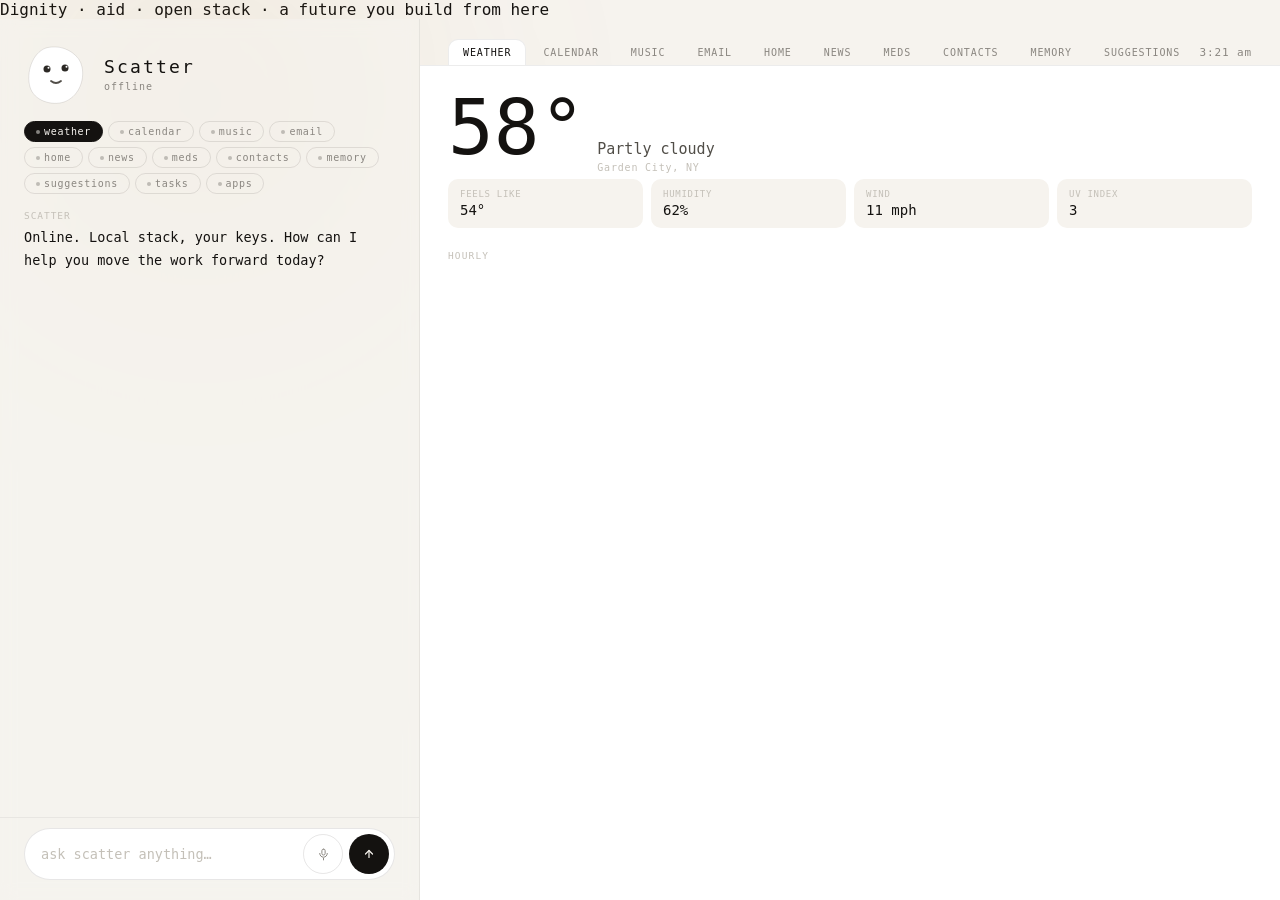
<file: ui/hazel-v5.html>
<!DOCTYPE html>
<html lang="en">
<head>
  <meta charset="utf-8" />
  <title>Scatter OS</title>
  <meta http-equiv="refresh" content="0;url=scatter.html" />
  <link rel="canonical" href="scatter.html" />
  <script>location.replace("scatter.html");</script>
</head>
<body style="background:#050606;color:#b5e6a4;font-family:system-ui,sans-serif;padding:2rem">
  <p>This page moved to <a href="scatter.html">scatter.html</a> (Scatter OS).</p>
</body>
</html>
</file>
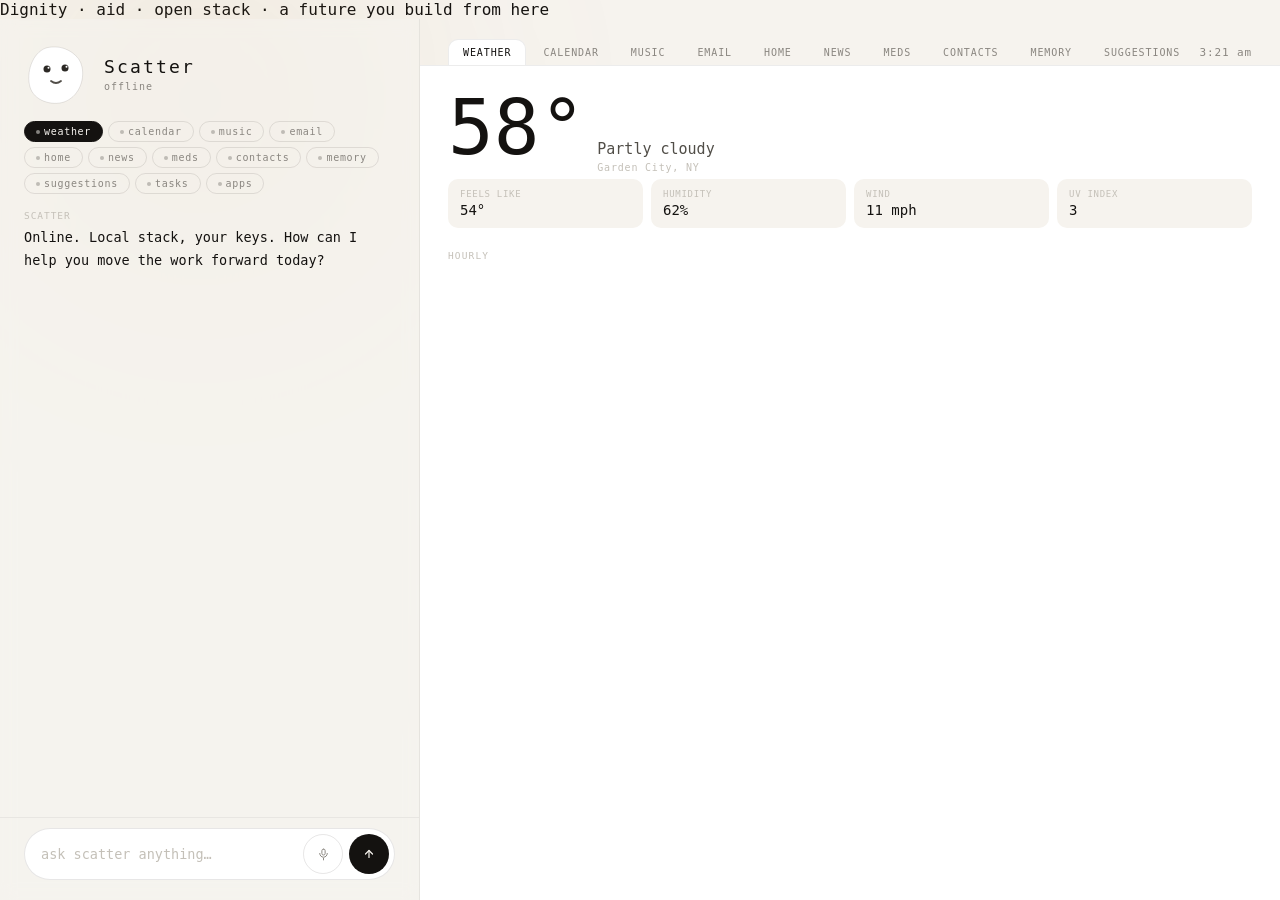
<file: ui/hazel-v6.html>
<!DOCTYPE html>
<html lang="en">
<head>
  <meta charset="utf-8" />
  <title>Scatter OS</title>
  <meta http-equiv="refresh" content="0;url=scatter.html" />
  <link rel="canonical" href="scatter.html" />
  <script>location.replace("scatter.html");</script>
</head>
<body style="background:#050606;color:#b5e6a4;font-family:system-ui,sans-serif;padding:2rem">
  <p>Scatter OS is one shell: <a href="scatter.html">scatter.html</a>.
  The old terminal-only layout is preserved as <a href="scatter-v6-terminal.html">scatter-v6-terminal.html</a> for development.</p>
</body>
</html>
</file>
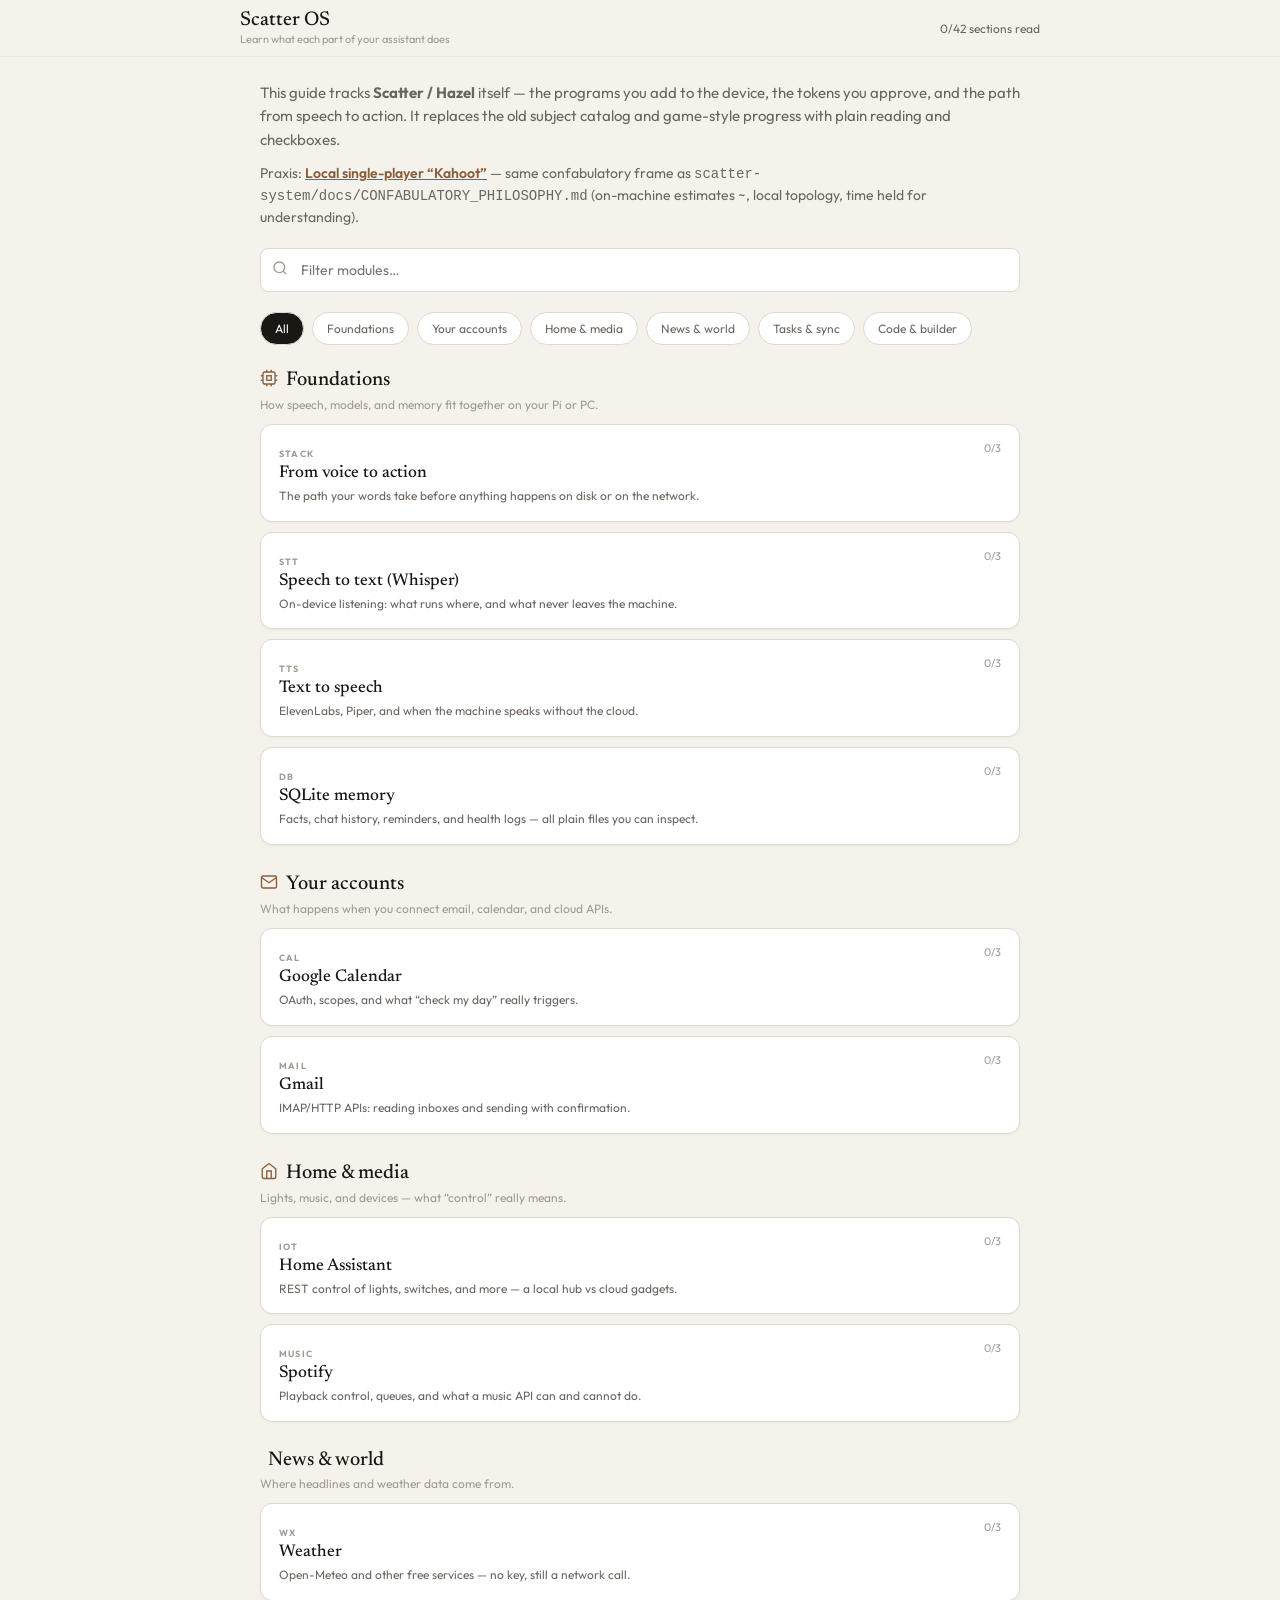
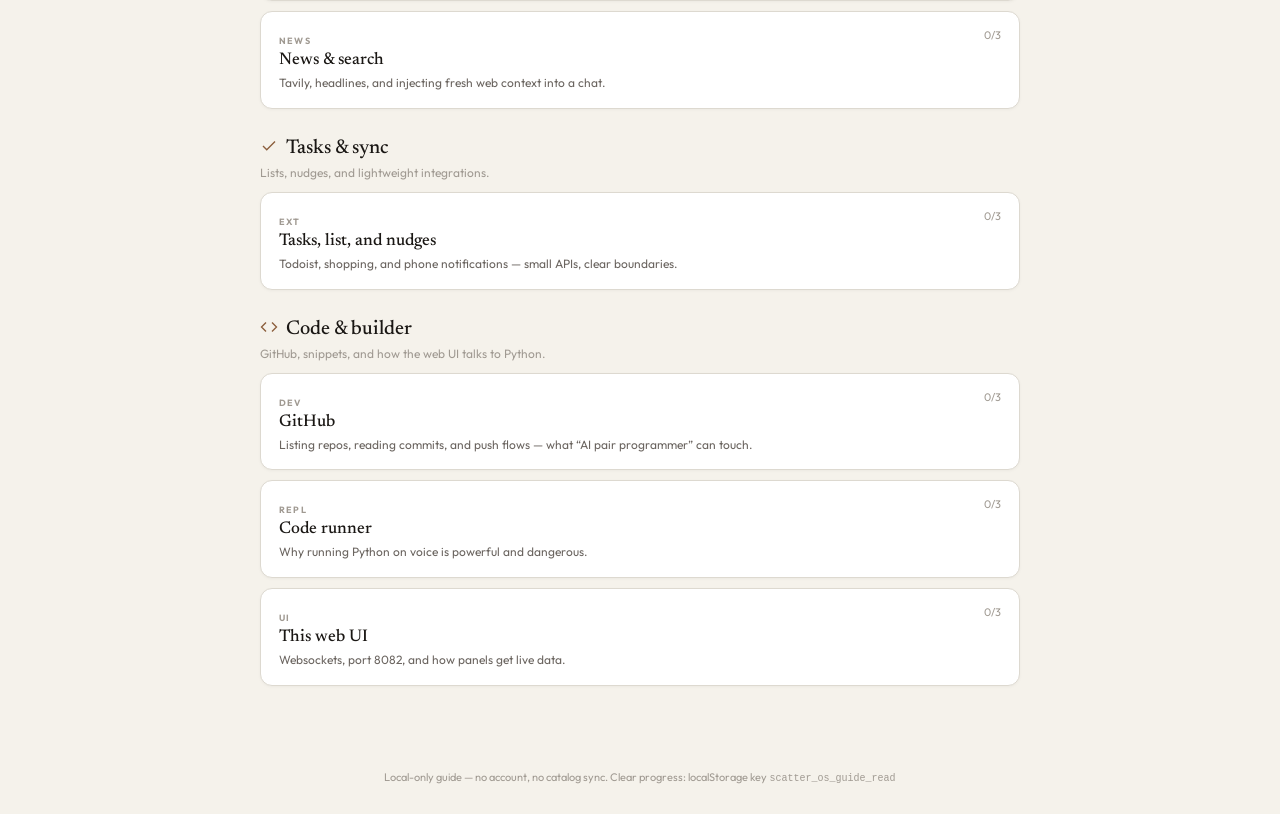
<file: ui/HZL_Academy.html>
<!DOCTYPE html>
<html lang="en">
<head>
<meta charset="UTF-8">
<meta name="viewport" content="width=device-width, initial-scale=1.0">
<title>Scatter OS — Learn the system</title>
<link href="https://fonts.googleapis.com/css2?family=Newsreader:opsz,wght@6..72,400;6..72,500;6..72,600&family=Outfit:wght@300;400;500;600;700&display=swap" rel="stylesheet">
<style>
@keyframes fadeIn{from{opacity:0;transform:translateY(6px)}to{opacity:1;transform:translateY(0)}}
*{box-sizing:border-box;margin:0;padding:0}
html{-webkit-font-smoothing:antialiased}
::-webkit-scrollbar{width:5px}
::-webkit-scrollbar-thumb{background:#DDD9D0;border-radius:3px}
input:focus{border-color:#1A1714!important;outline:none}
button{cursor:pointer;border:none;background:none}
body{font-family:'Outfit',system-ui,sans-serif;background:#F5F2EB;color:#1A1714;min-height:100vh}
</style>
</head>
<body>
<div id="app">Loading…</div>
<script>
/**
 * Scatter OS Guide — teaches what each part of the local assistant does.
 * No XP, no minigames, no external K–12 catalog: just computer literacy for
 * the modules you enable on this machine.
 */
const T={bg:"#F5F2EB",fg:"#FFF",fg2:"#EDEAE3",bd:"#DDD9D0",bdL:"#EBE8E1",tx:"#1A1714",tx2:"#6B6560",txM:"#A09A92",acc:"#8B5E3C",ff:"'Newsreader',Georgia,serif",fs:"'Outfit',system-ui,sans-serif",r:12,rs:8,sh:"0 1px 3px rgba(0,0,0,.04)"};

const CATEGORIES = [
{ id:"foundations", name:"Foundations", icon:"cpu", blurb:"How speech, models, and memory fit together on your Pi or PC." },
{ id:"data", name:"Your accounts", icon:"mail", blurb:"What happens when you connect email, calendar, and cloud APIs." },
{ id:"home", name:"Home & media", icon:"home", blurb:"Lights, music, and devices — what “control” really means." },
{ id:"info", name:"News & world", icon:"glob", blurb:"Where headlines and weather data come from." },
{ id:"work", name:"Tasks & sync", icon:"check", blurb:"Lists, nudges, and lightweight integrations." },
{ id:"dev", name:"Code & builder", icon:"code", blurb:"GitHub, snippets, and how the web UI talks to Python." },
];

const MODULES = [
{ id:"flow",cat:"foundations",title:"From voice to action",tag:"STACK",desc:"The path your words take before anything happens on disk or on the network.",
lessons:[
{t:"Intent, not magic",body:"When you speak or type, nothing “just knows” what you want. A speech model turns audio into text, then a language model turns text into a plan: natural language in, structured instructions out. Learning that path is the core of computer literacy with agents."},
{t:"Why local first matters",body:"On Scatter/Hazel, the goal is to keep inference and personal state on hardware you own when possible. Cloud models may still handle some tasks, but the design makes it obvious what is local (Whisper, SQLite, Piper) and what is not."},
{t:"Actions vs chat",body:"The assistant often appends machine-readable tags to responses — calendar refreshes, smart-home commands, and so on. Those tags are for other programs, not for you to hear aloud. Separating “what Hazel says” from “what the OS does” is how you stay in control."}]},
{ id:"stt",cat:"foundations",title:"Speech to text (Whisper)",tag:"STT",desc:"On-device listening: what runs where, and what never leaves the machine.",
lessons:[
{t:"What Whisper is doing",body:"Whisper is a neural model that maps audio waveforms to text. It runs locally on the Pi, so your raw voice is not sent to a speech API unless you have explicitly set up a different path."},
{t:"Microphone trust",body:"If the device can hear you, it can in principle record you. The honest constraint is: you know the code path, you can unplug the mic, and you can read logs. That is the same threat model as any voice assistant, but with open components."},
{t:"Accuracy tradeoffs",body:"On-device STT is slightly less polished than some cloud services, but the latency and privacy win matter in classrooms and shared machines. Worse accuracy is a teaching moment: models guess."}]},
{ id:"tts",cat:"foundations",title:"Text to speech",tag:"TTS",desc:"ElevenLabs, Piper, and when the machine speaks without the cloud.",
lessons:[
{t:"Primary vs fallback",body:"If ElevenLabs (or another cloud voice) is configured, you get high-quality speech that leaves your network. Piper is a local neural voice that never phones home — lower fidelity, full sovereignty."},
{t:"What gets spoken",body:"The system strips action tags and internal instructions before TTS. If something sounds wrong, it is often because the model wrote content meant for a screen, not a speaker."},
{t:"Choosing voices in schools",body:"A district deployment might lock Piper only. Teaching kids which stack is in use (check settings or env) is part of media literacy."}]},
{ id:"mem",cat:"foundations",title:"SQLite memory",tag:"DB",desc:"Facts, chat history, reminders, and health logs — all plain files you can inspect.",
lessons:[
{t:"Why a database in the home",body:"SQLite is a single file on disk. Your memories are rows in tables, not someone else’s product analytics. Backups are copying a file. That is the “sovereignty” story in concrete terms."},
{t:"What is stored",body:"Conversations, extracted facts, reminders, and health entries are typical. Each feature module appends to the same idea: state you can delete, port, or audit."},
{t:"Limits",body:"If someone has shell access to the device, they can read or modify the file. The threat model is honest: local first does not mean nation-state proof — it means you are not paying with silent cloud retention."}]},
{ id:"gcal",cat:"data",title:"Google Calendar",tag:"CAL",desc:"OAuth, scopes, and what “check my day” really triggers.",
lessons:[
{t:"OAuth in plain terms",body:"You log in to Google in a browser once, and the assistant stores a token that says “this app can read (or write) calendar data until revoked.” The Pi never sees your Google password on every request — it exchanges the token."},
{t:"Read vs write",body:"Read-only is safer for classrooms. If the assistant can add events, a confused model could in theory add junk events — that is why confirmations matter for sensitive writes."},
{t:"What appears in the UI",body:"The web dashboard fetches upcoming events to paint panels. The same data can be read aloud. One source, two surfaces: voice and screen."}]},
{ id:"gmail",cat:"data",title:"Gmail",tag:"MAIL",desc:"IMAP/HTTP APIs: reading inboxes and sending with confirmation.",
lessons:[
{t:"The Gmail API",body:"Email is not scraped through a password field on each request. The app uses Google’s API with the scopes you approved — search, read thread, or send — each scope is a permission you can review in Google Account settings."},
{t:"Send confirmation",body:"Good design never sends mail silently from vague prompts. If your build asks before send, that is a safety and consent layer students should see named explicitly."},
{t:"Mail vs training",body:"With Anthropic, your mail content is processed under their API terms for that call — it is not the same as “Google trains on my inbox.” Teach the difference between an API call and a product learning from your data."}]},
{ id:"hass",cat:"home",title:"Home Assistant",tag:"IOT",desc:"REST control of lights, switches, and more — a local hub vs cloud gadgets.",
lessons:[
{t:"Why a hub",body:"Home Assistant is often a small server on your LAN. The assistant issues HTTP calls like “turn on light.living_room” that HA translates to real devices. The Pi does not talk Zigbee or Z-Wave directly unless HA does."},
{t:"Action tags",body:"[ACTION: ...] style tags map to home automation. They are a contract between the model’s plan and a Python function. Tracing a tag to a function call is a perfect lesson in composable systems."},
{t:"Failure modes",body:"If HA is down, the assistant can lie confidently about the state of a room. Teaching “verify on the wall switch” is valid engineering hygiene."}]},
{ id:"spot",cat:"home",title:"Spotify",tag:"MUSIC",desc:"Playback control, queues, and what a music API can and cannot do.",
lessons:[
{t:"Control plane",body:"Spotify’s Web API lets you find tracks, start playback, and adjust volume for linked devices. The assistant is a remote; it is not “uploading your taste” in a different way than the official app, but tokens still deserve rotation if leaked."},
{t:"Device pickers",body:"If playback targets a specific speaker, the user should know which `device_id` is active. Mismatch is a common bug — good fodder for debugging lessons."},
{t:"Scope of creativity",body:"The music integration does not make new audio; it routes intent. Distinguish “AI composed music” from “AI pressed play,” which is the literacy point."}]},
{ id:"wx",cat:"info",title:"Weather",tag:"WX",desc:"Open-Meteo and other free services — no key, still a network call.",
lessons:[
{t:"Keyless APIs",body:"Open-Meteo does not need an API key, but your Pi still fetches from their servers. “No key” is not the same as “air gapped” — you are still trusting their responses."},
{t:"Caching and rate limits",body:"Respectful clients cache forecasts. If every voice wake refreshed weather, you would thrash a public service. Batching and intervals are part of good citizenship on the web."},
{t:"Precision vs place",body:"Forecasts are model outputs with uncertainty. The assistant should not sound more certain than a meteorology student would, especially for severe weather: link to official alerts when needed."}]},
{ id:"news",cat:"info",title:"News & search",tag:"NEWS",desc:"Tavily, headlines, and injecting fresh web context into a chat.",
lessons:[
{t:"Retrieval vs memory",body:"Web search results are not stored in your long-term memory by default. They are retrieved for this answer. The distinction is everything when a student thinks “it read the internet and learned it forever.”"},
{t:"Bias and time",body:"Headline APIs rank stories. Ranks are editorial even when sources look neutral. Teaching ranking literacy beats pretending results are “raw truth.”"},
{t:"Cost",body:"Search APIs cost money or quota. A classroom deployment may disable them. Saying that out loud is financial literacy for APIs."}]},
{ id:"tdo",cat:"work",title:"Tasks, list, and nudges",tag:"EXT",desc:"Todoist, shopping, and phone notifications — small APIs, clear boundaries.",
lessons:[
{t:"One app, many tools",body:"`integrations.py` exists so optional modules can fail import without taking down the rest. That is how you scale surface area without a monolith: load what is installed."},
{t:"Notify responsibly",body:"Pushing a phone alert is interrupting a human. Tying ntfy or similar to explicit user requests keeps trust — same lesson as school bell policy."},
{t:"Shopping lists are data",body:"A shared list is a tiny database. Who can add or clear is a permissions question, not a toy feature."}]},
{ id:"gh",cat:"dev",title:"GitHub",tag:"DEV",desc:"Listing repos, reading commits, and push flows — what “AI pair programmer” can touch.",
lessons:[
{t:"Tokens, again",body:"A GitHub personal access token is a password for automation. Storing it in an env var on the device is better than in chat logs. Rotating on leak is a drill students should do once."},
{t:"Read before write",body:"Listing and reading is lower risk than push. Any workflow that can modify main should require human confirmation, especially in a school lab with shared org repos."},
{t:"What the model does not do",body:"The assistant navigates the API; it does not automatically understand your team’s code review culture. Framing: tools, not employees."}]},
{ id:"code",cat:"dev",title:"Code runner",tag:"REPL",desc:"Why running Python on voice is powerful and dangerous.",
lessons:[
{t:"Arbitrary code",body:"`exec` on demand is a superpower: homework automation, one-off math, and also footguns. A locked-down school image should run snippets in a sandbox or disable the feature — teach why."},
{t:"Output vs effect",body:"Distinguish printing a result from mutating a file, network, or device. The literacy goal is to map side effects, not to celebrate clever hacks."},
{t:"Logging",body:"The launcher and logs exist so an adult can see what ran. That is accountability for any classroom deployment."}]},
{ id:"ws",cat:"dev",title:"This web UI",tag:"UI",desc:"Websockets, port 8082, and how panels get live data.",
lessons:[
{t:"Not a website in the cloud",body:"`python3 -m http.server` only serves static files. The chat and panels use a WebSocket to `main.py` / `hzl_ws.py` so the browser can get streaming state without polling."},
{t:"Message types",body:"`calendar_state`, `music_state`, and similar messages are a contract. Open `hzl_ws.py` and read the `broadcast` payload shapes — that is the map from backend to UI."},
{t:"Why this matters in class",body:"When students add a feature, they touch both a Python module and, sometimes, a JSON message. That is full-stack thinking without shipping to AWS on day one."}]},
];

const LS_KEY = "scatter_os_guide_read";
function readIds(){ try{ return new Set(JSON.parse(localStorage.getItem(LS_KEY)||"[]")); } catch(e){ return new Set(); } }
function markRead(lid, on){
  const s = readIds();
  if(on) s.add(lid); else s.delete(lid);
  localStorage.setItem(LS_KEY, JSON.stringify([...s]));
}

const icons = {
  cpu:()=>`<svg width="18" height="18" viewBox="0 0 24 24" fill="none" stroke="currentColor" stroke-width="1.8"><rect x="4" y="4" width="16" height="16" rx="2"/><rect x="9" y="9" width="6" height="6"/><line x1="9" y1="1" x2="9" y2="4"/><line x1="15" y1="1" x2="15" y2="4"/><line x1="9" y1="20" x2="9" y2="23"/><line x1="15" y1="20" x2="15" y2="23"/><line x1="20" y1="9" x2="23" y2="9"/><line x1="20" y1="15" x2="23" y2="15"/><line x1="1" y1="9" x2="4" y2="9"/><line x1="1" y1="15" x2="4" y2="15"/></svg>`,
  mail:()=>`<svg width="18" height="18" viewBox="0 0 24 24" fill="none" stroke="currentColor" stroke-width="1.8"><path d="M4 4h16c1.1 0 2 .9 2 2v12c0 1.1-.9 2-2 2H4c-1.1 0-2-.9-2-2V6c0-1.1.9-2 2-2z"/><polyline points="22,6 12,13 2,6"/></svg>`,
  home:()=>`<svg width="18" height="18" viewBox="0 0 24 24" fill="none" stroke="currentColor" stroke-width="1.8"><path d="M3 9l9-7 9 7v11a2 2 0 0 1-2 2H5a2 2 0 0 1-2-2z"/><polyline points="9 22 9 12 15 12 15 22"/></svg>`,
  globe:()=>`<svg width="18" height="18" viewBox="0 0 24 24" fill="none" stroke="currentColor" stroke-width="1.8"><circle cx="12" cy="12" r="10"/><line x1="2" y1="12" x2="22" y2="12"/><path d="M12 2a15.3 15.3 0 0 1 4 10 15.3 15.3 0 0 1-4 10 15.3 15.3 0 0 1-4-10 15.3 15.3 0 0 1 4-10z"/></svg>`,
  check:()=>`<svg width="18" height="18" viewBox="0 0 24 24" fill="none" stroke="currentColor" stroke-width="1.8"><polyline points="20 6 9 17 4 12"/></svg>`,
  code:()=>`<svg width="18" height="18" viewBox="0 0 24 24" fill="none" stroke="currentColor" stroke-width="1.8"><polyline points="16 18 22 12 16 6"/><polyline points="8 6 2 12 8 18"/></svg>`,
  back:(s=16)=>`<svg width="${s}" height="${s}" viewBox="0 0 24 24" fill="none" stroke="currentColor" stroke-width="2"><path d="M19 12H5"/><path d="M12 19l-7-7 7-7"/></svg>`,
  search:(s=16)=>`<svg width="${s}" height="${s}" viewBox="0 0 24 24" fill="none" stroke="currentColor" stroke-width="2"><circle cx="11" cy="11" r="8"/><line x1="21" y1="21" x2="16.65" y2="16.65"/></svg>`,
  chk:(s=13)=>`<svg width="${s}" height="${s}" viewBox="0 0 24 24" fill="none" stroke="currentColor" stroke-width="3"><polyline points="20 6 9 17 4 12"/></svg>`,
};

let state = { view: "home", search: "", cat: null, mid: null, li: 0, _read: readIds() };

function setState(u){ state = { ...state, ...u, _read: readIds() }; render(); }
function lessonId(m, i){ return `${m.id}_${i}`; }

function modFiltered(){
  return MODULES.filter(m => {
    if (state.cat && m.cat !== state.cat) return false;
    if (!state.search) return true;
    const q = state.search.toLowerCase();
    return m.title.toLowerCase().includes(q) || m.desc.toLowerCase().includes(q) || m.tag.toLowerCase().includes(q);
  });
}

function render(){
  const read = readIds();
  const totalL = MODULES.reduce((a,m)=>a+m.lessons.length,0);
  const doneL = MODULES.reduce((a,m)=>a+m.lessons.filter((_,i)=>read.has(lessonId(m,i))).length,0);

  let html = `<div style="min-height:100vh;background:${T.bg}"><header style="position:sticky;top:0;z-index:50;background:#F5F2EBE6;backdrop-filter:blur(8px);border-bottom:1px solid ${T.bdL};padding:0 20px"><div style="max-width:800px;margin:0 auto;min-height:56px;display:flex;align-items:center;justify-content:space-between;gap:12px;flex-wrap:wrap"><div><h1 onclick="setState({view:'home',cat:null,mid:null})" style="font-family:${T.ff};font-size:20px;font-weight:500;cursor:pointer;color:${T.tx}">Scatter OS</h1><p style="font-size:11px;color:${T.txM};margin-top:2px">Learn what each part of your assistant does</p></div><div style="font-size:12px;color:${T.tx2}">${doneL}/${totalL} sections read</div></div></header><main style="max-width:800px;margin:0 auto;padding:24px 20px 48px">`;

  if (state.view === "lesson" && state.mid != null) {
    const m = MODULES[state.mid];
    if (!m) { setState({ view: "module", mid: null }); return; }
    const les = m.lessons[state.li];
    const lid = lessonId(m, state.li);
    const isRead = read.has(lid);
    html += `<button onclick="setState({view:'module'})" style="display:inline-flex;align-items:center;gap:6px;font-size:13px;color:${T.tx2};font-family:${T.fs};margin-bottom:18px;background:none;border:none;cursor:pointer">${icons.back()} ${m.title}</button>`;
    html += `<article style="background:${T.fg};border:1px solid ${T.bd};border-radius:14px;padding:28px;box-shadow:${T.sh}">`;
    html += `<p style="font-size:10px;letter-spacing:1.2px;font-weight:700;color:${T.txM}">${(CATEGORIES.find(c=>c.id===m.cat)||{}).name||m.cat} · ${m.tag}</p>`;
    html += `<h2 style="font-family:${T.ff};font-size:28px;font-weight:400;margin:8px 0 16px;color:${T.tx}">${les.t}</h2>`;
    html += `<div style="font-size:15px;line-height:1.65;color:${T.tx2};font-family:${T.fs}">`;
    les.body.split("\n\n").forEach(p => { html += `<p style="margin-bottom:14px">${escapeHtml(p)}</p>`; });
    html += `</div>`;
    html += `<div style="margin-top:24px;padding-top:20px;border-top:1px solid ${T.bd};display:flex;flex-wrap:wrap;gap:10px;align-items:center;justify-content:space-between">`;
    html += `<label style="display:flex;align-items:center;gap:8px;cursor:pointer;font-size:14px;font-family:${T.fs};color:${T.tx}"><input type="checkbox" ${isRead?"checked":""} onchange="markRead('${lid}',this.checked);setState({})" style="width:18px;height:18px;accent-color:${T.acc}"/> Mark as read</label>`;
    html += `<div style="display:flex;gap:8px">`;
    if (state.li > 0) html += `<button onclick="setState({li:${state.li-1}})" style="padding:10px 16px;font-size:13px;border:1px solid ${T.bd};border-radius:${T.rs}px;background:white;font-family:${T.fs};color:${T.tx2}">Previous</button>`;
    if (state.li < m.lessons.length - 1) html += `<button onclick="setState({li:${state.li+1}})" style="padding:10px 16px;font-size:13px;border:1px solid ${T.bd};border-radius:${T.rs}px;background:${T.tx};color:white;font-family:${T.fs}">Next</button>`;
    html += `</div></div></article>`;
  } else if (state.view === "module" && state.mid != null) {
    const m = MODULES[state.mid];
    if (!m) { setState({ view: "home", mid: null }); return; }
    const cat = CATEGORIES.find(c => c.id === m.cat);
    html += `<button onclick="setState({view:'home',cat:'${m.cat}'})" style="display:inline-flex;align-items:center;gap:6px;font-size:13px;color:${T.tx2};margin-bottom:16px;background:none;border:none;cursor:pointer;font-family:${T.fs}">${icons.back()} ${cat?cat.name:'Modules'}</button>`;
    html += `<div style="margin-bottom:20px"><span style="font-size:10px;font-weight:700;letter-spacing:1.2px;color:${T.txM}">${m.tag}</span><h2 style="font-family:${T.ff};font-size:26px;font-weight:400;margin:6px 0 8px;color:${T.tx}">${m.title}</h2><p style="font-size:14px;color:${T.tx2};line-height:1.5;font-family:${T.fs}">${m.desc}</p></div>`;
    m.lessons.forEach((L,i) => {
      const lid = lessonId(m,i);
      const done = read.has(lid);
      html += `<div style="display:flex;align-items:flex-start;gap:12px;padding:14px 16px;background:${T.fg2};border:1px solid ${T.bd};border-radius:10px;margin-bottom:8px">`;
      html += `<span style="margin-top:2px;color:${done?T.acc:T.txM}">${done?icons.chk(14):'○'}</span>`;
      html += `<div style="flex:1;min-width:0"><div style="font-size:15px;font-weight:500;color:${T.tx};font-family:${T.fs}">${i+1}. ${escapeHtml(L.t)}</div>`;
      html += `<button onclick="setState({view:'lesson',li:${i}})" style="margin-top:8px;padding:6px 12px;font-size:12px;font-weight:600;border:1px solid ${T.bd};border-radius:6px;background:white;color:${T.acc};font-family:${T.fs}">Read</button></div></div>`;
    });
  } else {
    /* home: filter chips + list */
    html += `<p style="font-size:15px;color:${T.tx2};line-height:1.55;font-family:${T.fs};margin-bottom:12px">This guide tracks <strong>Scatter / Hazel</strong> itself — the programs you add to the device, the tokens you approve, and the path from speech to action. It replaces the old subject catalog and game-style progress with plain reading and checkboxes.</p>`;
    html += `<p style="font-size:14px;color:${T.tx2};line-height:1.5;font-family:${T.fs};margin-bottom:20px">Praxis: <a href="classroom.html" style="color:${T.acc};font-weight:600">Local single-player “Kahoot”</a> — same confabulatory frame as <code>scatter-system/docs/CONFABULATORY_PHILOSOPHY.md</code> (on-machine estimates ~, local topology, time held for understanding).</p>`;
    html += `<div style="position:relative;margin-bottom:20px"><span style="position:absolute;left:12px;top:50%;transform:translateY(-50%);color:${T.txM}">${icons.search()}</span><input value="${escapeAttr(state.search)}" placeholder="Filter modules…" oninput="setState({search:this.value})" style="width:100%;padding:12px 14px 12px 40px;font-size:14px;border:1.5px solid ${T.bd};border-radius:8px;background:${T.fg};color:${T.tx};font-family:${T.fs}"/></div>`;
    html += `<div style="display:flex;flex-wrap:wrap;gap:8px;margin-bottom:24px">`;
    html += `<button onclick="setState({cat:null})" style="padding:8px 14px;font-size:12px;border-radius:20px;border:1px solid ${T.bd};font-family:${T.fs};background:${!state.cat?T.tx:'white'};color:${!state.cat?'#fff':T.tx2}">All</button>`;
    CATEGORIES.forEach(c => {
      html += `<button onclick="setState({cat:'${c.id}'})" style="padding:8px 14px;font-size:12px;border-radius:20px;border:1px solid ${T.bd};font-family:${T.fs};background:${state.cat===c.id?T.tx:'white'};color:${state.cat===c.id?'#fff':T.tx2}">${c.name}</button>`;
    });
    html += `</div>`;
    const groups = {};
    CATEGORIES.forEach(c=>{groups[c.id]=[]});
    modFiltered().forEach(m=>{if(!groups[m.cat]) groups[m.cat]=[]; groups[m.cat].push(m);});
    const order = CATEGORIES.map(c=>c.id);
    order.forEach(cid => {
      const list = (state.cat ? (state.cat===cid?groups[cid]:[]) : groups[cid]).filter(x=>x);
      if (!list.length) return;
      const c = CATEGORIES.find(x=>x.id===cid);
      html += `<section style="margin-bottom:28px"><div style="display:flex;align-items:center;gap:8px;margin-bottom:12px"><span style="color:${T.acc}">${icons[c.icon]?icons[c.icon]():''}</span><h2 style="font-family:${T.ff};font-size:20px;font-weight:500;color:${T.tx}">${c.name}</h2></div><p style="font-size:12px;color:${T.txM};margin:-6px 0 12px 0;font-family:${T.fs}">${c.blurb}</p>`;
      html += `<div style="display:grid;gap:10px">${list.map((m,idx)=>{ const mid=MODULES.indexOf(m); const pr = m.lessons.filter((_,i)=>read.has(lessonId(m,i))).length; return `<div onclick="setState({view:'module',mid:${mid}})" style="background:${T.fg};border:1px solid ${T.bd};border-radius:12px;padding:16px 18px;cursor:pointer;box-shadow:${T.sh};animation:fadeIn .25s ease ${idx*.03}s both"><div style="display:flex;justify-content:space-between;gap:8px;align-items:flex-start"><div><span style="font-size:9px;font-weight:700;letter-spacing:1.2px;color:${T.txM}">${m.tag}</span><h3 style="font-family:${T.ff};font-size:17px;font-weight:500;margin-top:4px;color:${T.tx}">${m.title}</h3><p style="font-size:12px;color:${T.tx2};line-height:1.4;margin-top:6px;font-family:${T.fs}">${m.desc}</p></div><span style="font-size:11px;color:${T.txM};white-space:nowrap">${pr}/${m.lessons.length}</span></div></div>`; }).join('')}</div></section>`;
    });
  }

  html += `</main><footer style="text-align:center;padding:8px 20px 32px"><p style="font-size:11px;color:${T.txM};font-family:${T.fs}">Local-only guide — no account, no catalog sync. Clear progress: localStorage key <code style="font-size:10px">scatter_os_guide_read</code></p></footer></div>`;
  document.getElementById("app").innerHTML = html;
}
function escapeHtml(s){
  return String(s).replace(/&/g,"&amp;").replace(/</g,"&lt;").replace(/>/g,"&gt;").replace(/"/g,"&quot;");
}
function escapeAttr(s){ return escapeHtml(s).replace(/'/g,"&#39;"); }

window.setState = setState;
window.markRead = markRead;
render();
</script>
</body>
</html>
</file>
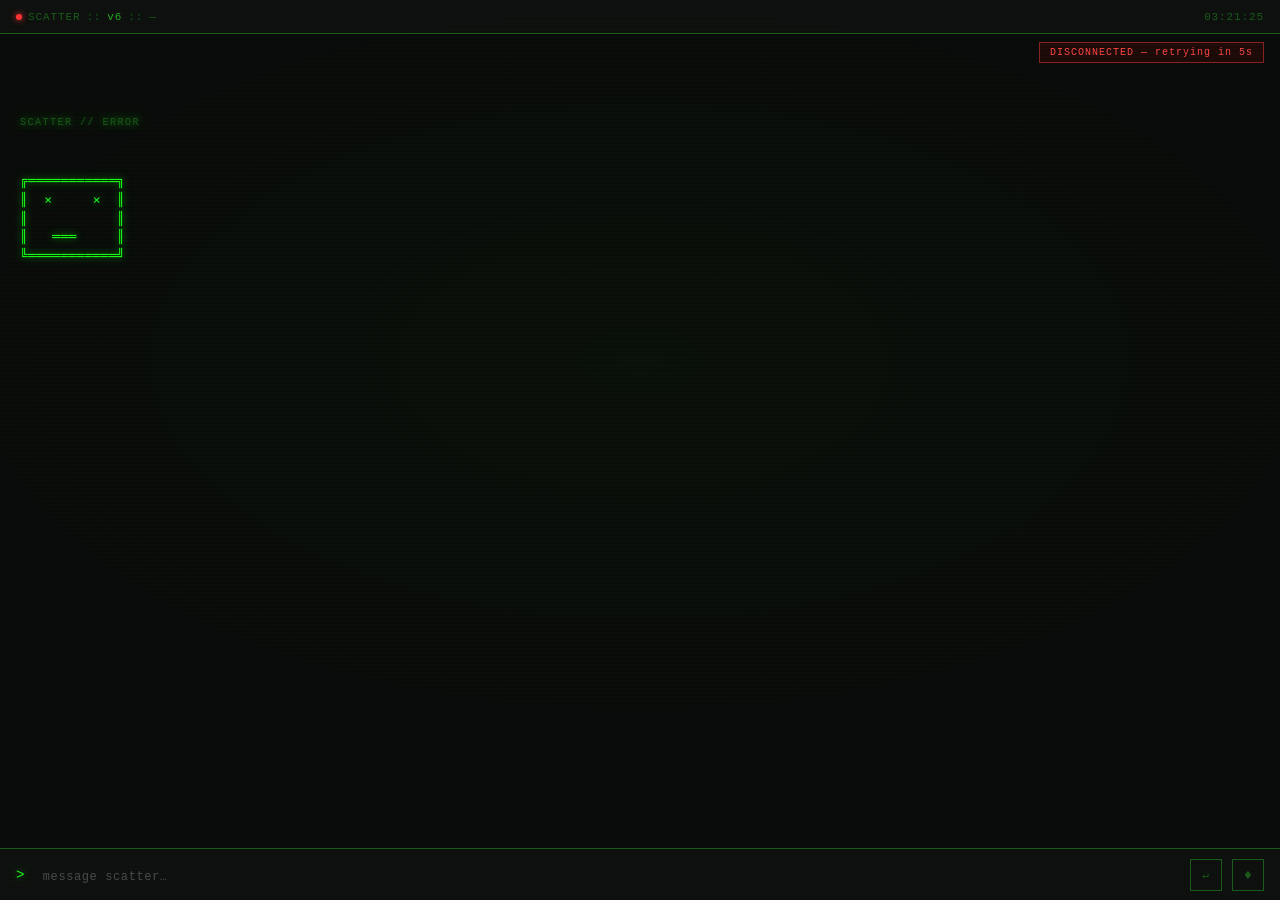
<file: ui/scatter-v6-terminal.html>
<!DOCTYPE html>
<html lang="en" class="scatter-os scatter-v6">
<head>
<meta charset="UTF-8">
<meta name="viewport" content="width=device-width, initial-scale=1.0">
<meta name="theme-color" content="#0a0a0a" />
<title>Scatter :: v6</title>
<link rel="stylesheet" href="scatter-theme.css" />
<style>
/* ─── RESET ─── */
*, *::before, *::after { box-sizing: border-box; margin: 0; padding: 0; }

/* ─── VARIABLES ─── */
:root {
  --bg:         #0a0a0a;
  --bg-2:       #0f0f0f;
  --bg-3:       #141414;
  --green:      #1aff1a;
  --green-dim:  #1a5a1a;
  --green-bright: #33ff33;
  --green-mid:  #22aa22;
  --text-chat:  #d4d4d4;
  --text-muted: #4a4a4a;
  --scanline:   rgba(0, 255, 0, 0.015);
  --mono:       'Courier New', Courier, monospace;
  --sans:       system-ui, -apple-system, sans-serif;
  --status-h:   34px;
  --input-h:    52px;
}

/* ─── BASE ─── */
html, body {
  height: 100%;
  background: var(--bg);
  color: var(--green);
  font-family: var(--mono);
  overflow: hidden;
}

/* ─── SCANLINE OVERLAY ─── */
body::before {
  content: '';
  position: fixed;
  inset: 0;
  background: repeating-linear-gradient(
    0deg,
    transparent,
    transparent 2px,
    var(--scanline) 2px,
    var(--scanline) 4px
  );
  pointer-events: none;
  z-index: 1000;
}

/* ─── PHOSPHOR GLOW (subtle) ─── */
body::after {
  content: '';
  position: fixed;
  inset: 0;
  background: radial-gradient(
    ellipse 80% 60% at 50% 40%,
    rgba(26, 255, 26, 0.025) 0%,
    transparent 70%
  );
  pointer-events: none;
  z-index: 999;
}

/* ─── STATUS BAR ─── */
#status-bar {
  position: fixed;
  top: 0;
  left: 0;
  right: 0;
  height: var(--status-h);
  background: var(--bg-2);
  border-bottom: 1px solid var(--green-dim);
  display: flex;
  align-items: center;
  justify-content: space-between;
  padding: 0 16px;
  z-index: 100;
  font-family: var(--mono);
  font-size: 11px;
  color: var(--green-dim);
  letter-spacing: 0.08em;
}

#status-left { display: flex; align-items: center; gap: 6px; }

#status-indicator {
  width: 6px;
  height: 6px;
  border-radius: 50%;
  background: var(--green);
  box-shadow: 0 0 6px var(--green);
  animation: pulse-dot 2.4s ease-in-out infinite;
}

#status-indicator.thinking {
  background: #ffaa00;
  box-shadow: 0 0 6px #ffaa00;
  animation: pulse-dot-amber 0.8s ease-in-out infinite;
}

#status-indicator.error {
  background: #ff3333;
  box-shadow: 0 0 6px #ff3333;
  animation: none;
}

#status-model { color: var(--green-mid); }
#status-tier  { color: var(--green-dim); }
#status-time  { color: var(--green-dim); font-variant-numeric: tabular-nums; }

@keyframes pulse-dot {
  0%, 100% { opacity: 1; }
  50%       { opacity: 0.35; }
}
@keyframes pulse-dot-amber {
  0%, 100% { opacity: 1; }
  50%       { opacity: 0.2; }
}

/* ─── CHAT FEED ─── */
#chat-feed {
  position: fixed;
  top: var(--status-h);
  bottom: var(--input-h);
  left: 0;
  right: 0;
  overflow-y: auto;
  overflow-x: hidden;
  padding: 24px 20px 16px;
  display: flex;
  flex-direction: column;
  gap: 0;
  scroll-behavior: smooth;
}

/* scrollbar */
#chat-feed::-webkit-scrollbar { width: 4px; }
#chat-feed::-webkit-scrollbar-track { background: transparent; }
#chat-feed::-webkit-scrollbar-thumb { background: var(--green-dim); border-radius: 2px; }

/* ─── ASCII FACE ─── */
#face-block {
  font-family: var(--mono);
  font-size: 13px;
  line-height: 1.45;
  color: var(--green);
  text-shadow:
    0 0 8px rgba(26, 255, 26, 0.6),
    0 0 20px rgba(26, 255, 26, 0.2);
  margin-bottom: 28px;
  padding: 20px 0 4px;
  white-space: pre;
  letter-spacing: 0.02em;
  animation: face-appear 0.6s ease-out both;
  user-select: none;
}

@keyframes face-appear {
  from { opacity: 0; transform: translateY(-8px); }
  to   { opacity: 1; transform: translateY(0); }
}

.face-label {
  font-size: 10px;
  letter-spacing: 0.15em;
  color: var(--green-dim);
  margin-bottom: 4px;
}

/* ─── MESSAGE ROWS ─── */
.msg-row {
  display: flex;
  flex-direction: column;
  padding: 10px 0;
  border-bottom: 1px solid rgba(26, 90, 26, 0.18);
  animation: msg-in 0.25s ease-out both;
}

@keyframes msg-in {
  from { opacity: 0; transform: translateX(-6px); }
  to   { opacity: 1; transform: translateX(0); }
}

.msg-label {
  font-family: var(--mono);
  font-size: 10px;
  letter-spacing: 0.2em;
  color: var(--green-dim);
  margin-bottom: 5px;
  display: flex;
  align-items: center;
  gap: 8px;
}

.msg-label::after {
  content: '';
  display: block;
  height: 1px;
  width: 40px;
  background: var(--green-dim);
  opacity: 0.4;
}

.msg-text {
  font-family: var(--sans);
  font-size: 14px;
  line-height: 1.6;
  max-width: 680px;
}

.msg-row.user .msg-label { color: var(--green-dim); }
.msg-row.user .msg-text  { color: var(--text-chat); }

.msg-row.scatter .msg-label { color: var(--green-mid); }
.msg-row.scatter .msg-text  {
  color: var(--green-bright);
  text-shadow: 0 0 12px rgba(51, 255, 51, 0.12);
}

/* ─── THINKING INDICATOR ─── */
#thinking-row {
  display: none;
  flex-direction: column;
  padding: 10px 0;
  border-bottom: 1px solid rgba(26, 90, 26, 0.18);
}

#thinking-row.visible { display: flex; }

.thinking-label {
  font-family: var(--mono);
  font-size: 10px;
  letter-spacing: 0.2em;
  color: var(--green-mid);
  margin-bottom: 5px;
}

.thinking-dots {
  font-family: var(--mono);
  font-size: 18px;
  color: var(--green);
  letter-spacing: 0.5em;
  text-shadow: 0 0 10px rgba(26, 255, 26, 0.5);
}

.thinking-dots span {
  display: inline-block;
  animation: dot-blink 1.2s ease-in-out infinite;
}
.thinking-dots span:nth-child(2) { animation-delay: 0.2s; }
.thinking-dots span:nth-child(3) { animation-delay: 0.4s; }

@keyframes dot-blink {
  0%, 80%, 100% { opacity: 0.1; }
  40%           { opacity: 1; }
}

/* ─── CARD ROW ─── */
.card-row {
  display: flex;
  flex-direction: column;
  padding: 10px 0;
  border-bottom: 1px solid rgba(26, 90, 26, 0.18);
  animation: msg-in 0.25s ease-out both;
}

/* ─── RICH CARD BASE ─── */
.rich-card {
  border: 1px solid #1a3a1a;
  box-shadow: 0 0 12px rgba(26, 255, 26, 0.05);
  background: #0d120d;
  border-radius: 8px;
  padding: 14px;
  font-family: var(--mono);
  font-size: 12px;
  max-width: 440px;
  color: var(--green-bright);
}

.rich-card .card-header {
  font-size: 10px;
  letter-spacing: 0.2em;
  color: var(--green-dim);
  margin-bottom: 10px;
  padding-bottom: 6px;
  border-bottom: 1px solid #1a3a1a;
}

/* ─── WEATHER CARD ─── */
.card-weather .wx-main {
  display: flex;
  align-items: flex-end;
  justify-content: space-between;
  margin-bottom: 10px;
}

.card-weather .wx-temp {
  font-size: 36px;
  font-family: var(--mono);
  color: var(--green);
  text-shadow: 0 0 10px rgba(26, 255, 26, 0.35);
  line-height: 1;
}

.card-weather .wx-cond {
  font-size: 12px;
  color: #3a8a3a;
  text-align: right;
}

.card-weather .wx-icon {
  font-size: 26px;
  margin-left: 8px;
}

.card-weather .wx-stats {
  display: flex;
  gap: 16px;
  margin-bottom: 12px;
  font-size: 11px;
}

.card-weather .wx-stat-label {
  font-size: 9px;
  letter-spacing: 0.15em;
  color: var(--green-dim);
  display: block;
  margin-bottom: 2px;
}

.card-weather .wx-stat-val {
  color: var(--green-bright);
}

.card-weather .wx-hourly {
  display: flex;
  gap: 12px;
  overflow-x: auto;
  padding-top: 8px;
  border-top: 1px solid #1a3a1a;
  font-size: 11px;
}

.card-weather .wx-hour {
  display: flex;
  flex-direction: column;
  align-items: center;
  gap: 3px;
  min-width: 38px;
  color: #3a7a3a;
}

.card-weather .wx-hour-time { font-size: 9px; color: var(--green-dim); }
.card-weather .wx-hour-icon { font-size: 14px; }
.card-weather .wx-hour-temp { color: var(--green-bright); }

/* ─── SPOTIFY CARD ─── */
.card-spotify .sp-top {
  display: flex;
  gap: 12px;
  margin-bottom: 12px;
  align-items: flex-start;
}

.card-spotify .sp-art {
  width: 64px;
  height: 64px;
  border: 1px solid #1a5a1a;
  box-shadow: 0 0 10px rgba(26, 255, 26, 0.1);
  flex-shrink: 0;
  display: flex;
  align-items: center;
  justify-content: center;
  font-size: 28px;
  color: var(--green-dim);
  background: #080d08;
  border-radius: 4px;
  overflow: hidden;
}

.card-spotify .sp-art img {
  width: 100%;
  height: 100%;
  object-fit: cover;
  display: block;
}

.card-spotify .sp-info { flex: 1; min-width: 0; }

.card-spotify .sp-track {
  font-size: 14px;
  color: var(--green);
  white-space: nowrap;
  overflow: hidden;
  text-overflow: ellipsis;
  margin-bottom: 3px;
}

.card-spotify .sp-artist {
  font-size: 11px;
  color: #3a8a3a;
  white-space: nowrap;
  overflow: hidden;
  text-overflow: ellipsis;
  margin-bottom: 2px;
}

.card-spotify .sp-album {
  font-size: 10px;
  color: var(--green-dim);
  white-space: nowrap;
  overflow: hidden;
  text-overflow: ellipsis;
}

.card-spotify .sp-progress-bar {
  margin-bottom: 4px;
  font-size: 11px;
  color: #2a6a2a;
  letter-spacing: 0;
  overflow: hidden;
}

.card-spotify .sp-times {
  display: flex;
  justify-content: space-between;
  font-size: 10px;
  color: var(--green-dim);
  margin-bottom: 10px;
}

.card-spotify .sp-controls {
  display: flex;
  gap: 16px;
  justify-content: center;
  font-size: 18px;
}

.card-spotify .sp-btn {
  background: none;
  border: none;
  color: var(--green-dim);
  cursor: pointer;
  padding: 0 4px;
  font-size: 16px;
  transition: color 0.15s, text-shadow 0.15s;
  font-family: var(--mono);
}

.card-spotify .sp-btn:hover {
  color: var(--green);
  text-shadow: 0 0 8px rgba(26, 255, 26, 0.5);
}

.card-spotify .sp-btn.active {
  color: var(--green);
  text-shadow: 0 0 10px rgba(26, 255, 26, 0.6);
}

/* ─── CALENDAR CARD ─── */
.card-calendar .cal-list { display: flex; flex-direction: column; gap: 6px; }

.card-calendar .cal-event {
  display: flex;
  align-items: baseline;
  gap: 10px;
  font-size: 12px;
}

.card-calendar .cal-dot {
  color: var(--green);
  font-size: 8px;
  flex-shrink: 0;
  position: relative;
  top: -1px;
}

.card-calendar .cal-time {
  color: var(--green-dim);
  font-size: 11px;
  min-width: 58px;
  flex-shrink: 0;
}

.card-calendar .cal-name {
  color: var(--green-bright);
}

.card-calendar .cal-empty {
  color: var(--green-dim);
  font-size: 11px;
  font-style: italic;
}

/* ─── EMAIL CARD ─── */
.card-email .email-list { display: flex; flex-direction: column; gap: 8px; }

.card-email .email-item {
  border-left: 2px solid #1a4a1a;
  padding-left: 10px;
}

.card-email .email-from {
  font-size: 11px;
  color: var(--green-mid);
  margin-bottom: 2px;
}

.card-email .email-subj {
  font-size: 12px;
  color: var(--green-bright);
  margin-bottom: 2px;
  white-space: nowrap;
  overflow: hidden;
  text-overflow: ellipsis;
}

.card-email .email-snip {
  font-size: 10px;
  color: var(--green-dim);
  white-space: nowrap;
  overflow: hidden;
  text-overflow: ellipsis;
}

/* ─── NEWS CARD ─── */
.card-news .news-list { display: flex; flex-direction: column; gap: 8px; }

.card-news .news-item { }

.card-news .news-title {
  font-size: 12px;
  color: var(--green-bright);
  margin-bottom: 2px;
  display: -webkit-box;
  -webkit-line-clamp: 2;
  -webkit-box-orient: vertical;
  overflow: hidden;
}

.card-news .news-title a {
  color: inherit;
  text-decoration: none;
}

.card-news .news-title a:hover { text-decoration: underline; }

.card-news .news-source {
  font-size: 10px;
  color: var(--green-dim);
  letter-spacing: 0.08em;
}

/* ─── CARD PLACEHOLDER (fallback) ─── */
.card-placeholder {
  border: 1px solid var(--green-dim);
  padding: 12px 16px;
  font-family: var(--mono);
  font-size: 11px;
  color: var(--green-dim);
  max-width: 360px;
  letter-spacing: 0.05em;
}

.card-placeholder .card-type {
  color: var(--green);
  font-size: 10px;
  letter-spacing: 0.2em;
  margin-bottom: 6px;
}

/* ─── INPUT BAR ─── */
#input-bar {
  position: fixed;
  bottom: 0;
  left: 0;
  right: 0;
  height: var(--input-h);
  background: var(--bg-2);
  border-top: 1px solid var(--green-dim);
  display: flex;
  align-items: center;
  padding: 0 16px;
  gap: 10px;
  z-index: 100;
}

#input-prompt {
  font-family: var(--mono);
  font-size: 14px;
  color: var(--green);
  text-shadow: 0 0 8px rgba(26, 255, 26, 0.5);
  flex-shrink: 0;
  user-select: none;
}

#chat-input {
  flex: 1;
  background: transparent;
  border: none;
  outline: none;
  font-family: var(--sans);
  font-size: 14px;
  color: var(--text-chat);
  caret-color: var(--green);
  line-height: 1;
}

#chat-input::placeholder {
  color: var(--text-muted);
  font-family: var(--mono);
  font-size: 12px;
  letter-spacing: 0.05em;
}

/* blinking cursor line */
#input-bar::after {
  content: '';
  position: absolute;
  bottom: 10px;
  left: 16px;
  width: 0;
  height: 1px;
  background: var(--green);
  box-shadow: 0 0 4px var(--green);
}

/* ─── MIC BUTTON ─── */
#mic-btn {
  flex-shrink: 0;
  width: 32px;
  height: 32px;
  background: transparent;
  border: 1px solid var(--green-dim);
  color: var(--green-dim);
  cursor: pointer;
  display: flex;
  align-items: center;
  justify-content: center;
  font-size: 14px;
  transition: border-color 0.15s, color 0.15s, box-shadow 0.15s;
  font-family: var(--mono);
}

#mic-btn:hover {
  border-color: var(--green);
  color: var(--green);
  box-shadow: 0 0 8px rgba(26, 255, 26, 0.3);
}

#mic-btn.active {
  border-color: var(--green);
  color: var(--green);
  box-shadow: 0 0 12px rgba(26, 255, 26, 0.5);
  animation: mic-pulse 0.8s ease-in-out infinite;
}

@keyframes mic-pulse {
  0%, 100% { box-shadow: 0 0 8px rgba(26, 255, 26, 0.4); }
  50%       { box-shadow: 0 0 16px rgba(26, 255, 26, 0.8); }
}

/* ─── SEND BUTTON (hidden, Enter-triggered) ─── */
#send-btn {
  flex-shrink: 0;
  width: 32px;
  height: 32px;
  background: transparent;
  border: 1px solid var(--green-dim);
  color: var(--green-dim);
  cursor: pointer;
  display: flex;
  align-items: center;
  justify-content: center;
  font-size: 11px;
  font-family: var(--mono);
  letter-spacing: 0.05em;
  transition: border-color 0.15s, color 0.15s, box-shadow 0.15s;
}

#send-btn:hover {
  border-color: var(--green);
  color: var(--green);
  box-shadow: 0 0 8px rgba(26, 255, 26, 0.3);
}

/* ─── WS STATUS FLASH ─── */
#ws-flash {
  position: fixed;
  top: calc(var(--status-h) + 8px);
  right: 16px;
  font-family: var(--mono);
  font-size: 10px;
  letter-spacing: 0.1em;
  padding: 4px 10px;
  border: 1px solid;
  opacity: 0;
  pointer-events: none;
  z-index: 200;
  transition: opacity 0.3s;
}

#ws-flash.show { opacity: 1; }
#ws-flash.connected    { color: var(--green);   border-color: var(--green-dim);   background: rgba(26,90,26,0.2); }
#ws-flash.disconnected { color: #ff4444;         border-color: #882222;            background: rgba(80,10,10,0.3); }
#ws-flash.reconnecting { color: #ffaa00;         border-color: #886600;            background: rgba(60,40,0,0.3); }

/* v6: keep terminal layout; shared credo is hidden here (v6 is minimal) */
html.scatter-v6 .scatter-credo { display: none !important; }
</style>
</head>
<body>
<div id="crt-scan" aria-hidden="true"></div>
<div id="crt-vig" aria-hidden="true"></div>
<div class="scatter-credo" role="note">Dignity · aid · open stack</div>

<!-- STATUS BAR -->
<div id="status-bar">
  <div id="status-left">
    <div id="status-indicator"></div>
    <span>SCATTER</span>
    <span style="color: var(--green-dim)">::</span>
    <span id="status-model">v6</span>
    <span style="color: var(--green-dim)">::</span>
    <span id="status-tier">—</span>
  </div>
  <div id="status-time">--:--:--</div>
</div>

<!-- WS FLASH -->
<div id="ws-flash"></div>

<!-- CHAT FEED -->
<div id="chat-feed">

  <!-- ASCII FACE -->
  <div id="face-block">
    <div class="face-label">SCATTER // IDLE</div>
    <pre id="face-pre">╔═══════════╗
║  •     •  ║
║           ║
║   ╰───╯   ║
╚═══════════╝</pre>
  </div>

  <!-- Thinking row (hidden by default) -->
  <div id="thinking-row">
    <div class="thinking-label">SCATTER</div>
    <div class="thinking-dots">
      <span>·</span><span>·</span><span>·</span>
    </div>
  </div>

</div>

<!-- INPUT BAR -->
<div id="input-bar">
  <span id="input-prompt">&gt;&nbsp;</span>
  <input
    id="chat-input"
    type="text"
    placeholder="message scatter…"
    autocomplete="off"
    spellcheck="false"
    autofocus
  />
  <button id="send-btn" title="Send (Enter)">↵</button>
  <button id="mic-btn" title="Voice input">♦</button>
</div>

<script src="scatter-base.js"></script>
<script>
/* ─── FACES ─── */
const FACES = {
  idle: {
    label: 'SCATTER // IDLE',
    art:
`╔═══════════╗
║  •     •  ║
║           ║
║   ╰───╯   ║
╚═══════════╝`
  },
  thinking: {
    label: 'SCATTER // THINKING',
    art:
`╔═══════════╗
║  ─     ─  ║
║           ║
║   · · ·   ║
╚═══════════╝`
  },
  speaking: {
    label: 'SCATTER // SPEAKING',
    art:
`╔═══════════╗
║  •     •  ║
║           ║
║   ╰─▽─╯   ║
╚═══════════╝`
  },
  happy: {
    label: 'SCATTER // HAPPY',
    art:
`╔═══════════╗
║  ◡     ◡  ║
║           ║
║   ╰───╯   ║
╚═══════════╝`
  },
  error: {
    label: 'SCATTER // ERROR',
    art:
`╔═══════════╗
║  ×     ×  ║
║           ║
║   ═══     ║
╚═══════════╝`
  },
  listening: {
    label: 'SCATTER // LISTENING',
    art:
`╔═══════════╗
║  •     •  ║
║           ║
║   ╰─○─╯   ║
╚═══════════╝`
  }
};

/* ─── STATE ─── */
let ws = null;
let reconnectTimer = null;
let currentFace = 'idle';
let wsFlashTimer = null;

/* ─── DOM REFS ─── */
const chatFeed      = document.getElementById('chat-feed');
const thinkingRow   = document.getElementById('thinking-row');
const facePre       = document.getElementById('face-pre');
const faceBlock     = document.getElementById('face-block');
const faceLabel     = faceBlock.querySelector('.face-label');
const chatInput     = document.getElementById('chat-input');
const statusTime    = document.getElementById('status-time');
const statusModel   = document.getElementById('status-model');
const statusTier    = document.getElementById('status-tier');
const statusDot     = document.getElementById('status-indicator');
const wsFlash       = document.getElementById('ws-flash');
const sendBtn       = document.getElementById('send-btn');
const micBtn        = document.getElementById('mic-btn');

/* ─── CLOCK ─── */
function updateClock() {
  const now = new Date();
  const h = String(now.getHours()).padStart(2,'0');
  const m = String(now.getMinutes()).padStart(2,'0');
  const s = String(now.getSeconds()).padStart(2,'0');
  statusTime.textContent = `${h}:${m}:${s}`;
}
setInterval(updateClock, 1000);
updateClock();

/* ─── FACE ─── */
function setFace(state) {
  const f = FACES[state] || FACES.idle;
  currentFace = state;

  // animate face transition
  facePre.style.opacity = '0';
  faceLabel.style.opacity = '0';
  setTimeout(() => {
    facePre.textContent = f.art;
    faceLabel.textContent = f.label;
    facePre.style.transition = 'opacity 0.3s';
    faceLabel.style.transition = 'opacity 0.3s';
    facePre.style.opacity = '1';
    faceLabel.style.opacity = '1';
  }, 180);
}

/* ─── FLASH ─── */
function showFlash(msg, cls) {
  clearTimeout(wsFlashTimer);
  wsFlash.textContent = msg;
  wsFlash.className = 'show ' + cls;
  wsFlashTimer = setTimeout(() => { wsFlash.className = ''; }, 3200);
}

/* ─── SCROLL ─── */
function scrollBottom() {
  chatFeed.scrollTo({ top: chatFeed.scrollHeight, behavior: 'smooth' });
}

/* ─── ADD MESSAGE ─── */
function addMessage(role, text) {
  // hide thinking
  thinkingRow.classList.remove('visible');

  const row = document.createElement('div');
  row.className = `msg-row ${role}`;

  const label = document.createElement('div');
  label.className = 'msg-label';
  label.textContent = role === 'user' ? 'YOU' : 'SCATTER';

  const body = document.createElement('div');
  body.className = 'msg-text';
  body.textContent = text;

  row.appendChild(label);
  row.appendChild(body);

  // insert before thinking-row
  chatFeed.insertBefore(row, thinkingRow);
  scrollBottom();
  return row;
}

/* ─── RENDER CARD ─── */
function renderCard(cardType, data) {
  switch (cardType) {
    case 'weather': return renderWeatherCard(data);
    case 'spotify': return renderSpotifyCard(data);
    case 'calendar': return renderCalendarCard(data);
    case 'email': return renderEmailCard(data);
    case 'news': return renderNewsCard(data);
    default: return renderFallbackCard(cardType, data);
  }
}

function fmtMs(ms) {
  const total = Math.floor(ms / 1000);
  const m = Math.floor(total / 60);
  const s = String(total % 60).padStart(2, '0');
  return `${m}:${s}`;
}

function progressBar(progressMs, durationMs, width) {
  const ratio = durationMs > 0 ? Math.min(progressMs / durationMs, 1) : 0;
  const filled = Math.round(ratio * width);
  const empty = width - filled;
  return '█'.repeat(filled) + '░'.repeat(empty);
}

function renderWeatherCard(d) {
  const hourlyHTML = (d.hourly || []).slice(0, 6).map(h =>
    `<div class="wx-hour">
      <span class="wx-hour-time">${h.label || ''}</span>
      <span class="wx-hour-icon">${h.icon || ''}</span>
      <span class="wx-hour-temp">${h.temp != null ? h.temp + '°' : ''}</span>
    </div>`
  ).join('');

  const div = document.createElement('div');
  div.className = 'rich-card card-weather';
  div.innerHTML = `
    <div class="card-header">[ WEATHER ]</div>
    <div class="wx-main">
      <div class="wx-temp">${d.temp != null ? d.temp + '°' : '--°'}</div>
      <div class="wx-cond">
        ${d.cond || ''}
        <span class="wx-icon">${d.icon || ''}</span>
      </div>
    </div>
    <div class="wx-stats">
      <div>
        <span class="wx-stat-label">FEELS</span>
        <span class="wx-stat-val">${d.feels != null ? d.feels + '°' : '--'}</span>
      </div>
      <div>
        <span class="wx-stat-label">HUM</span>
        <span class="wx-stat-val">${d.hum != null ? d.hum + '%' : '--'}</span>
      </div>
      <div>
        <span class="wx-stat-label">WIND</span>
        <span class="wx-stat-val">${d.wind != null ? d.wind + ' mph' : '--'}</span>
      </div>
      <div>
        <span class="wx-stat-label">UV</span>
        <span class="wx-stat-val">${d.uv != null ? d.uv : '--'}</span>
      </div>
    </div>
    ${hourlyHTML ? `<div class="wx-hourly">${hourlyHTML}</div>` : ''}
  `;
  return div;
}

function renderSpotifyCard(d) {
  const BAR_WIDTH = 24;
  const bar = progressBar(d.progress_ms || 0, d.duration_ms || 1, BAR_WIDTH);
  const artHTML = d.art
    ? `<img src="${d.art}" alt="album art" />`
    : `♪`;

  const div = document.createElement('div');
  div.className = 'rich-card card-spotify';
  div.innerHTML = `
    <div class="card-header">[ SPOTIFY${d.playing ? ' · PLAYING' : ' · PAUSED'} ]</div>
    <div class="sp-top">
      <div class="sp-art">${artHTML}</div>
      <div class="sp-info">
        <div class="sp-track">${d.track || '—'}</div>
        <div class="sp-artist">${d.artist || '—'}</div>
        <div class="sp-album">${d.album || ''}</div>
      </div>
    </div>
    <div class="sp-progress-bar">[${bar}]</div>
    <div class="sp-times">
      <span>${fmtMs(d.progress_ms || 0)}</span>
      <span>${fmtMs(d.duration_ms || 0)}</span>
    </div>
    <div class="sp-controls">
      <button class="sp-btn" data-action="prev" title="Previous">⏮</button>
      <button class="sp-btn ${d.playing ? 'active' : ''}" data-action="${d.playing ? 'pause' : 'play'}" title="${d.playing ? 'Pause' : 'Play'}">${d.playing ? '⏸' : '▶'}</button>
      <button class="sp-btn" data-action="next" title="Next">⏭</button>
    </div>
  `;

  div.querySelectorAll('.sp-btn').forEach(btn => {
    btn.addEventListener('click', () => {
      const action = btn.dataset.action;
      if (ws && ws.readyState === WebSocket.OPEN) {
        ws.send(JSON.stringify({ type: 'spotify_action', action }));
      }
    });
  });

  return div;
}

function renderCalendarCard(d) {
  const events = d.events || [];
  const listHTML = events.length === 0
    ? `<div class="cal-empty">no events</div>`
    : events.map(e =>
        `<div class="cal-event">
          <span class="cal-dot">●</span>
          <span class="cal-time">${e.time || ''}</span>
          <span class="cal-name">${e.name || ''}</span>
        </div>`
      ).join('');

  const div = document.createElement('div');
  div.className = 'rich-card card-calendar';
  div.innerHTML = `
    <div class="card-header">[ CALENDAR ]</div>
    <div class="cal-list">${listHTML}</div>
  `;
  return div;
}

function renderEmailCard(d) {
  const emails = d.emails || [];
  const listHTML = emails.length === 0
    ? `<div class="cal-empty">no messages</div>`
    : emails.map(e =>
        `<div class="email-item">
          <div class="email-from">FROM: ${e.from || '—'}</div>
          <div class="email-subj">${e.subj || ''}</div>
          <div class="email-snip">${e.snippet || ''}</div>
        </div>`
      ).join('');

  const div = document.createElement('div');
  div.className = 'rich-card card-email';
  div.innerHTML = `
    <div class="card-header">[ EMAIL ]</div>
    <div class="email-list">${listHTML}</div>
  `;
  return div;
}

function renderNewsCard(d) {
  const items = d.news || [];
  const listHTML = items.length === 0
    ? `<div class="cal-empty">no news</div>`
    : items.map(n => {
        const titleContent = n.url
          ? `<a href="${n.url}" target="_blank" rel="noopener">${n.title || ''}</a>`
          : (n.title || '');
        return `<div class="news-item">
          <div class="news-title">${titleContent}</div>
          <div class="news-source">${n.source || ''}</div>
        </div>`;
      }).join('');

  const div = document.createElement('div');
  div.className = 'rich-card card-news';
  div.innerHTML = `
    <div class="card-header">[ NEWS ]</div>
    <div class="news-list">${listHTML}</div>
  `;
  return div;
}

function renderFallbackCard(cardType, data) {
  const div = document.createElement('div');
  div.className = 'card-placeholder';
  div.innerHTML = `
    <div class="card-type">[ ${cardType.toUpperCase()} ]</div>
    <div style="white-space:pre;overflow:hidden;max-height:60px;opacity:0.6;font-size:10px;margin-top:4px;">${JSON.stringify(data, null, 2).slice(0, 200)}</div>
  `;
  return div;
}

/* ─── ADD CARD ─── */
function addCard(cardType, data) {
  thinkingRow.classList.remove('visible');

  const row = document.createElement('div');
  row.className = 'card-row';

  const label = document.createElement('div');
  label.className = 'msg-label';
  label.textContent = 'SCATTER';

  const cardEl = renderCard(cardType, data);

  row.appendChild(label);
  row.appendChild(cardEl);

  chatFeed.insertBefore(row, thinkingRow);
  scrollBottom();
}

/* ─── SHOW THINKING ─── */
function showThinking() {
  thinkingRow.classList.add('visible');
  scrollBottom();
}

/* ─── SEND ─── */
function sendMessage() {
  const text = chatInput.value.trim();
  if (!text) return;

  chatInput.value = '';
  addMessage('user', text);

  if (ws && ws.readyState === WebSocket.OPEN) {
    ws.send(JSON.stringify({ type: 'chat', message: text }));
    showThinking();
    setFace('thinking');
  } else {
    const errRow = addMessage('scatter', '[not connected — reconnecting...]');
    setFace('error');
    connect();
  }
}

/* ─── WEBSOCKET ─── */
function connect() {
  if (ws) {
    ws.onclose = null;
    ws.onerror = null;
    try { ws.close(); } catch(e) {}
  }

  ws = new WebSocket(typeof SCATTER !== 'undefined' ? SCATTER.wsUrl() : 'ws://localhost:8765');

  ws.onopen = () => {
    clearTimeout(reconnectTimer);
    statusDot.className = '';          // idle/connected
    setFace('idle');
    showFlash('CONNECTED', 'connected');
  };

  ws.onmessage = (evt) => {
    let msg;
    try { msg = JSON.parse(evt.data); }
    catch(e) { console.warn('Bad WS message:', evt.data); return; }

    switch (msg.type) {

      case 'response':
        addMessage('scatter', msg.text || '');
        setFace('speaking');
        // update status bar tier
        if (msg.tier) {
          statusModel.textContent = msg.tier;
          statusTier.textContent  = msg.tier_type || 'local';
        }
        // return to idle shortly after
        setTimeout(() => setFace('idle'), 2200);
        break;

      case 'thinking':
        showThinking();
        setFace('thinking');
        statusDot.className = 'thinking';
        break;

      case 'speaking':
        setFace('speaking');
        statusDot.className = '';
        break;

      case 'idle':
        thinkingRow.classList.remove('visible');
        setFace('idle');
        statusDot.className = '';
        break;

      case 'face':
        setFace(msg.state || 'idle');
        if (msg.state === 'thinking') {
          statusDot.className = 'thinking';
          showThinking();
        } else if (msg.state === 'error') {
          statusDot.className = 'error';
        } else {
          statusDot.className = '';
        }
        break;

      case 'card':
        addCard(msg.card_type || 'unknown', msg.data || {});
        setTimeout(() => setFace('idle'), 1200);
        break;

      default:
        console.log('Unknown message type:', msg.type, msg);
    }
  };

  ws.onclose = () => {
    statusDot.className = 'error';
    setFace('error');
    showFlash('DISCONNECTED — retrying in 5s', 'disconnected');
    reconnectTimer = setTimeout(connect, 5000);
  };

  ws.onerror = () => {
    showFlash('CONNECTION ERROR', 'disconnected');
  };
}

/* ─── INPUT HANDLERS ─── */
chatInput.addEventListener('keydown', (e) => {
  if (e.key === 'Enter' && !e.shiftKey) {
    e.preventDefault();
    sendMessage();
  }
});

sendBtn.addEventListener('click', sendMessage);

micBtn.addEventListener('click', () => {
  // placeholder — voice will wire in later
  micBtn.classList.toggle('active');
  if (micBtn.classList.contains('active')) {
    setFace('listening');
  } else {
    setFace('idle');
  }
});

/* ─── INIT ─── */
connect();
</script>
</body>
</html>
</file>
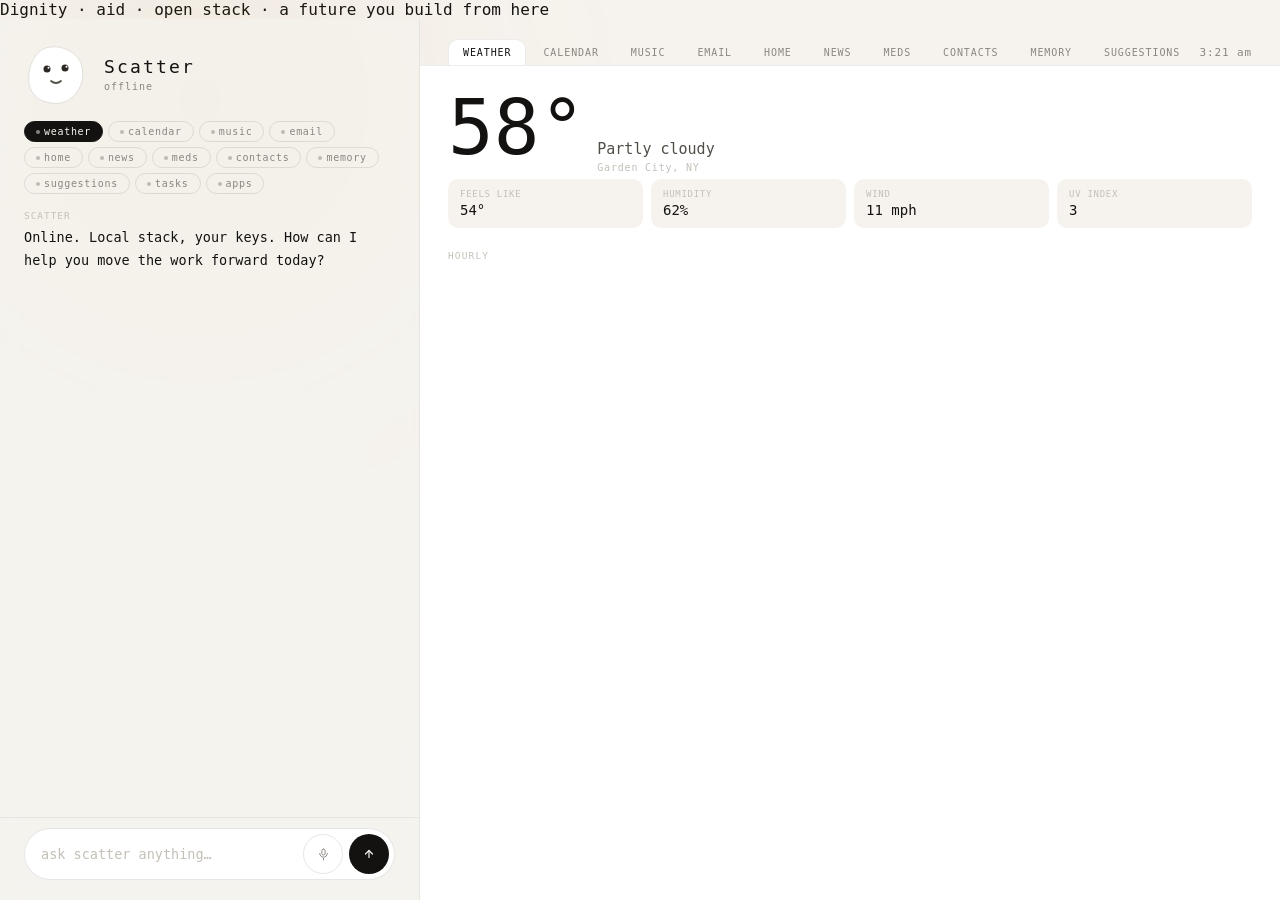
<file: ui/scatter.html>
<!DOCTYPE html>
<html lang="en" class="scatter-os">
<head>
<meta charset="UTF-8">
<meta name="viewport" content="width=device-width, initial-scale=1.0">
<meta name="theme-color" content="#030503" />
<title>Scatter OS</title>
<!-- Single Scatter OS shell (canonical: /scatter.html; / and legacy hazel-v* redirect here) -->
<!-- Typography + terminal tokens: scatter-theme.css (VT323, Press Start 2P) -->
<link rel="stylesheet" href="scatter-theme.css" />
<style>
:root {
  --ink:       #141210;
  --ink-2:     #2C2925;
  --ink-3:     #514E48;
  --ink-4:     #8A8680;
  --ink-5:     #C4C0B8;
  --cream:     #F6F3EE;
  --cream-2:   #EDEAE3;
  --cream-3:   #E2DDD5;
  --gold:      #B8873A;
  --gold-l:    #F2E4C8;
  --rose:      #B87070;
  --rose-l:    #F2E0E0;
  --sage:      #6A8F78;
  --sage-l:    #DFF0E6;
  --sky:       #5C7FA8;
  --sky-l:     #DDE9F5;
  --r:         10px;
  --panel-w:   360px;
  --chat-w:    420px;
}
*, *::before, *::after { box-sizing: border-box; margin: 0; padding: 0; }

body {
  font-family: 'VT323', monospace;
  background: var(--cream);
  color: var(--ink);
  height: 100vh;
  overflow: hidden;
  display: flex;
  flex-direction: column;
}

/* ─── AMBIENT BACKGROUND ─── */
#amb {
  position: fixed; inset: 0; pointer-events: none; z-index: 0; overflow: hidden;
}
.orb {
  position: absolute; border-radius: 50%; filter: blur(110px); pointer-events: none;
}
.o1 { width: 600px; height: 600px; background: radial-gradient(circle, rgba(184,135,58,.11) 0%, transparent 70%); top: -200px; left: -100px; animation: drift1 22s ease-in-out infinite; }
.o2 { width: 450px; height: 450px; background: radial-gradient(circle, rgba(106,143,120,.08) 0%, transparent 70%); bottom: -80px; right: -80px; animation: drift2 28s ease-in-out infinite; }
.o3 { width: 300px; height: 300px; background: radial-gradient(circle, rgba(184,112,112,.07) 0%, transparent 70%); top: 45%; left: 35%; animation: drift3 19s ease-in-out infinite; }
@keyframes drift1 { 0%,100%{transform:translate(0,0)} 50%{transform:translate(40px,35px)} }
@keyframes drift2 { 0%,100%{transform:translate(0,0)} 50%{transform:translate(-35px,-45px)} }
@keyframes drift3 { 0%,100%{transform:translate(0,0)} 50%{transform:translate(20px,-30px)} }


.news-cat-btn {
  padding: 6px 12px; border-radius: 6px; border: 1px solid var(--cream-3);
  background: transparent; font-family: 'VT323', monospace; font-size: 9px;
  letter-spacing: .08em; text-transform: uppercase; color: var(--ink-4);
  cursor: pointer; transition: all .15s;
}
.news-cat-btn.active { background: var(--gold); color: white; border-color: var(--gold); }
.news-cat-btn:hover:not(.active) { background: var(--cream); }
/* ─── LAYOUT ─── */
#shell {
  position: relative; z-index: 1;
  display: flex; height: 100vh;
}

/* ─── LEFT: CHAT COLUMN ─── */
#chat-col {
  width: var(--chat-w);
  flex-shrink: 0;
  display: flex;
  flex-direction: column;
  border-right: 1px solid rgba(20,18,16,.07);
  background: rgba(246,243,238,.6);
  backdrop-filter: blur(8px);
}

/* ─── FACE ─── */
#face-wrap {
  padding: 24px 24px 0;
  display: flex;
  align-items: center;
  gap: 16px;
  flex-shrink: 0;
}
#face-stage {
  position: relative;
  width: 64px; height: 64px;
  flex-shrink: 0;
}
/* Aura ring — pulses with state */
#aura {
  position: absolute;
  inset: -6px;
  border-radius: 50%;
  opacity: 0;
  transition: opacity .6s;
  pointer-events: none;
}
body.speaking  #aura { opacity: 1; background: radial-gradient(circle, rgba(184,135,58,.22) 0%, transparent 70%); animation: aura-pulse .65s ease-in-out infinite alternate; }
body.listening #aura { opacity: 1; background: radial-gradient(circle, rgba(184,112,112,.22) 0%, transparent 70%); animation: aura-pulse 1.1s ease-in-out infinite alternate; }
body.thinking  #aura { opacity: .5; background: radial-gradient(circle, rgba(106,143,120,.18) 0%, transparent 70%); }
@keyframes aura-pulse { from{transform:scale(1)} to{transform:scale(1.12)} }

/* The face itself — organic blob shape */
#face-svg {
  width: 64px; height: 64px;
  position: relative; z-index: 2;
}

#face-meta {
  flex: 1;
  min-width: 0;
}
.scatter-wordmark {
  font-family: 'VT323', monospace;
  font-size: 18px;
  font-weight: 400;
  letter-spacing: .12em;
  color: var(--ink);
  line-height: 1;
}
.scatter-wordmark em { font-style: italic; color: var(--gold); }
#state-label {
  font-family: 'VT323', monospace;
  font-size: 10px;
  font-weight: 300;
  color: var(--ink-4);
  letter-spacing: .1em;
  margin-top: 5px;
  display: flex;
  align-items: center;
  gap: 6px;
}
#listen-bars {
  display: flex; align-items: flex-end; gap: 1.5px; height: 10px;
  opacity: 0; transition: opacity .3s;
}
body.listening #listen-bars { opacity: 1; }
.lb { width: 2px; border-radius: 1px; background: var(--rose); }
.lb:nth-child(1) { height:4px; animation: lba .44s ease-in-out infinite; }
.lb:nth-child(2) { height:8px; animation: lba .44s ease-in-out infinite .09s; }
.lb:nth-child(3) { height:10px;animation: lba .44s ease-in-out infinite .04s; }
.lb:nth-child(4) { height:8px; animation: lba .44s ease-in-out infinite .13s; }
.lb:nth-child(5) { height:5px; animation: lba .44s ease-in-out infinite .07s; }
@keyframes lba { 0%,100%{transform:scaleY(.3)} 50%{transform:scaleY(1)} }

/* ─── NAV PILLS ─── */
#nav-row {
  padding: 14px 24px 10px;
  display: flex;
  flex-wrap: wrap;
  gap: 5px;
  flex-shrink: 0;
}
.nav-pill {
  font-family: 'VT323', monospace;
  font-size: 10px;
  font-weight: 300;
  letter-spacing: .07em;
  color: var(--ink-4);
  background: transparent;
  border: 1px solid rgba(20,18,16,.1);
  border-radius: 100px;
  padding: 4px 11px;
  cursor: pointer;
  transition: all .18s;
  display: flex; align-items: center; gap: 4px;
}
.nav-pill .dot { width: 4px; height: 4px; border-radius: 50%; background: currentColor; opacity: .5; }
.nav-pill:hover { background: var(--cream-2); color: var(--ink-2); border-color: rgba(20,18,16,.18); }
.nav-pill.active { background: var(--ink); color: var(--cream); border-color: var(--ink); }

/* ─── CHAT FEED ─── */
#chat-feed {
  flex: 1;
  overflow-y: auto;
  padding: 6px 24px 12px;
  display: flex;
  flex-direction: column;
  gap: 0;
  scroll-behavior: smooth;
}
#chat-feed::-webkit-scrollbar { width: 2px; }
#chat-feed::-webkit-scrollbar-thumb { background: var(--cream-3); }

.msg-group {
  display: flex;
  flex-direction: column;
  margin-bottom: 20px;
  animation: msg-in .25s ease both;
}
@keyframes msg-in { from{opacity:0;transform:translateY(8px)} to{opacity:1;transform:translateY(0)} }

.msg-label {
  font-family: 'VT323', monospace;
  font-size: 9.5px;
  font-weight: 300;
  letter-spacing: .1em;
  color: var(--ink-5);
  text-transform: uppercase;
  margin-bottom: 5px;
}
.msg-user .msg-label { text-align: right; }

.msg-body {
  font-size: 13.5px;
  line-height: 1.7;
  color: var(--ink);
}
.msg-scatter .msg-body { max-width: 340px; }
.msg-user {
  align-items: flex-end;
}
.msg-user .msg-body {
  background: var(--ink);
  color: var(--cream);
  padding: 9px 14px;
  border-radius: var(--r) var(--r) 3px var(--r);
  font-size: 13.5px;
  line-height: 1.6;
  max-width: 300px;
}

/* thinking dots */
.thinking-dots { display: flex; gap: 4px; padding: 6px 0; }
.td { width: 5px; height: 5px; border-radius: 50%; background: var(--ink-5); animation: td 1.2s ease-in-out infinite; }
.td:nth-child(2){animation-delay:.18s} .td:nth-child(3){animation-delay:.36s}
@keyframes td { 0%,60%,100%{opacity:.25;transform:scale(1)} 30%{opacity:1;transform:scale(1.3)} }

/* ─── INPUT BAR ─── */
#input-bar {
  flex-shrink: 0;
  padding: 10px 24px 20px;
  border-top: 1px solid rgba(20,18,16,.06);
}
#input-wrap {
  display: flex;
  align-items: center;
  gap: 6px;
  background: white;
  border: 1px solid rgba(20,18,16,.1);
  border-radius: 100px;
  padding: 5px 5px 5px 16px;
  transition: border-color .2s, box-shadow .2s;
}
#input-wrap:focus-within {
  border-color: var(--gold);
  box-shadow: 0 0 0 3px rgba(184,135,58,.1);
}
#msg-input {
  flex: 1; border: none; outline: none; background: transparent;
  font-family: 'VT323', monospace;
  font-size: 13.5px; color: var(--ink);
  caret-color: var(--gold);
}
#msg-input::placeholder { color: var(--ink-5); }
.input-btn {
  width: 40px; height: 40px; border-radius: 50%; border: none;
  cursor: pointer; display: flex; align-items: center; justify-content: center;
  transition: all .18s; flex-shrink: 0;
}
#mic-btn {
  background: transparent;
  border: 1px solid rgba(20,18,16,.1);
  color: var(--ink-4);
}
#mic-btn:hover { background: var(--cream-2); color: var(--ink); }
#mic-btn.active { background: var(--rose); border-color: var(--rose); color: white; animation: mic-pulse 1s ease infinite; }
@keyframes mic-pulse { 0%,100%{box-shadow:0 0 0 0 rgba(184,112,112,.4)} 50%{box-shadow:0 0 0 6px rgba(184,112,112,0)} }
#send-btn { background: var(--ink); color: var(--cream); }
#send-btn:hover { background: var(--gold); transform: scale(1.05); }
#send-btn:active { transform: scale(.94); }

/* ─── RIGHT: DASHBOARD ─── */
#dash-col {
  flex: 1;
  display: flex;
  flex-direction: column;
  overflow: hidden;
  min-width: 0;
}

/* ─── DASH TOP BAR ─── */
#dash-header {
  padding: 20px 28px 0;
  display: flex;
  align-items: center;
  justify-content: space-between;
  flex-shrink: 0;
}
#dash-tab-row {
  display: flex;
  gap: 2px;
  overflow-x: auto;
  padding-bottom: 0;
}
#dash-tab-row::-webkit-scrollbar { display: none; }
.dash-tab {
  font-family: 'VT323', monospace;
  font-size: 10px;
  font-weight: 300;
  letter-spacing: .09em;
  text-transform: uppercase;
  color: var(--ink-4);
  padding: 7px 14px;
  border-radius: var(--r) var(--r) 0 0;
  cursor: pointer;
  border: 1px solid transparent;
  border-bottom: none;
  transition: all .18s;
  white-space: nowrap;
  background: transparent;
}
.dash-tab:hover { color: var(--ink-2); }
.dash-tab.active {
  color: var(--ink);
  background: white;
  border-color: rgba(20,18,16,.08);
  border-bottom-color: white;
}
#dash-clock {
  font-family: 'VT323', monospace;
  font-size: 11px;
  font-weight: 300;
  color: var(--ink-4);
  letter-spacing: .08em;
  white-space: nowrap;
  margin-left: 16px;
  flex-shrink: 0;
}

/* ─── DASH CONTENT ─── */
#dash-body {
  flex: 1;
  overflow-y: auto;
  padding: 0 28px 28px;
  background: white;
  border-top: 1px solid rgba(20,18,16,.08);
  margin: 0;
}
#dash-body::-webkit-scrollbar { width: 3px; }
#dash-body::-webkit-scrollbar-thumb { background: var(--cream-3); border-radius: 2px; }

.dash-view { display: none; padding-top: 24px; }
.dash-view.active { display: block; }

/* Section label */
.sec-label {
  font-family: 'VT323', monospace;
  font-size: 9.5px;
  font-weight: 300;
  letter-spacing: .12em;
  text-transform: uppercase;
  color: var(--ink-5);
  margin-bottom: 12px;
  margin-top: 22px;
}
.sec-label:first-child { margin-top: 0; }

/* ── WEATHER PANEL ── */
.wx-hero {
  display: flex; align-items: baseline; gap: 12px; margin-bottom: 6px;
}
.wx-temp {
  font-family: 'VT323', monospace;
  font-size: 76px; font-weight: 400; line-height: 1; color: var(--ink);
}
.wx-right { display: flex; flex-direction: column; gap: 4px; }
.wx-cond { font-size: 15px; color: var(--ink-3); font-weight: 400; }
.wx-loc  { font-family:'DM Mono',monospace; font-size:10px; color: var(--ink-5); letter-spacing:.08em; }
.wx-grid {
  display: grid; grid-template-columns: repeat(4,1fr); gap: 8px; margin-bottom: 20px;
}
.wx-cell {
  background: var(--cream); border-radius: var(--r); padding: 10px 12px;
}
.wx-cell-lbl { font-family:'DM Mono',monospace; font-size:9px; color:var(--ink-5); text-transform:uppercase; letter-spacing:.08em; margin-bottom:3px; }
.wx-cell-val { font-size:14px; font-weight:500; color:var(--ink); }
.wx-hourly { display:flex; gap:6px; overflow-x:auto; padding-bottom:4px; }
.wx-hourly::-webkit-scrollbar{display:none}
.wx-hr {
  flex-shrink:0; text-align:center; background:var(--cream);
  border-radius:var(--r); padding:8px 10px; min-width:52px;
}
.wx-hr-t { font-family:'DM Mono',monospace; font-size:9px; color:var(--ink-5); margin-bottom:5px; }
.wx-hr-i { font-size:16px; margin-bottom:5px; }
.wx-hr-v { font-size:12px; font-weight:500; color:var(--ink); }

/* ── CALENDAR PANEL ── */
.cal-header {
  display: flex; align-items: center; justify-content: space-between; margin-bottom: 20px;
}
.cal-nav { display: flex; gap: 8px; }
.cal-nav-btn {
  width: 40px; height: 40px; border-radius: 50%; border: 1px solid var(--cream-3);
  background: transparent; color: var(--ink-4); cursor: pointer; font-size: 14px;
  transition: all .15s;
}
.cal-nav-btn:hover { background: var(--cream); color: var(--ink); }
.cal-title-wrap { text-align: center; }
.cal-date-big {
  font-family: 'VT323', monospace;
  font-size: 42px; font-weight: 400; line-height: 1; color: var(--ink); margin-bottom: 2px;
}
.cal-date-sub {
  font-family: 'VT323', monospace; font-size: 11px; color: var(--ink-4); letter-spacing:.06em;
}
.cal-view-tabs {
  display: flex; gap: 4px; margin-bottom: 20px; background: var(--cream); border-radius: 8px; padding: 4px;
}
.cal-view-tab {
  flex: 1; padding: 8px 12px; border: none; background: transparent; border-radius: 6px;
  font-family: 'VT323', monospace; font-size: 10px; letter-spacing: .08em; text-transform: uppercase;
  color: var(--ink-4); cursor: pointer; transition: all .15s;
}
.cal-view-tab.active { background: white; color: var(--ink); box-shadow: 0 1px 3px rgba(0,0,0,.08); }
/* Day View */
.cal-day-timeline { position: relative; }
.cal-hour-row {
  display: flex; align-items: flex-start; min-height: 48px; border-top: 1px solid var(--cream-2);
}
.cal-hour-label {
  width: 48px; flex-shrink: 0; font-family: 'VT323', monospace; font-size: 10px;
  color: var(--ink-5); padding-top: 4px;
}
.cal-hour-content { flex: 1; position: relative; min-height: 48px; }
.cal-event {
  position: relative; margin: 2px 0;
  padding: 8px 12px; background: var(--gold-l); border-radius: 8px;
  border-left: 3px solid var(--gold);
  cursor: pointer; transition: all .15s;
}
.cal-event:hover { background: var(--cream-2); transform: translateX(2px); }
.cal-event-time {
  font-family: 'VT323', monospace; font-size: 10px; color: var(--gold); margin-bottom: 2px;
}
.cal-event-name { font-size: 13px; font-weight: 500; color: var(--ink); line-height: 1.3; }
.cal-event-sub { font-size: 11px; color: var(--ink-4); margin-top: 2px; }
/* Week View */
.cal-week-grid {
  display: grid; grid-template-columns: repeat(7, 1fr); gap: 6px;
}
.cal-week-day {
  background: var(--cream); border-radius: 10px; padding: 10px; min-height: 120px;
  cursor: pointer; transition: all .15s;
}
.cal-week-day:hover { background: var(--cream-2); }
.cal-week-day.today { background: var(--gold-l); border: 1px solid var(--gold); }
.cal-week-day-header {
  display: flex; justify-content: space-between; align-items: center; margin-bottom: 8px;
}
.cal-week-day-name {
  font-family: 'VT323', monospace; font-size: 9px; letter-spacing: .1em;
  text-transform: uppercase; color: var(--ink-5);
}
.cal-week-day-num {
  width: 24px; height: 24px; border-radius: 50%; display: flex; align-items: center;
  justify-content: center; font-size: 12px; font-weight: 500;
}
.cal-week-day.today .cal-week-day-num { background: var(--gold); color: white; }
.cal-week-event {
  font-size: 10px; padding: 4px 6px; background: white; border-radius: 4px;
  margin-bottom: 4px; border-left: 2px solid var(--gold); color: var(--ink-3);
  white-space: nowrap; overflow: hidden; text-overflow: ellipsis;
}
/* Month View */
.cal-month-grid {
  display: grid; grid-template-columns: repeat(7, 1fr); gap: 4px;
}
.cal-month-header {
  font-family: 'VT323', monospace; font-size: 9px; letter-spacing: .1em;
  text-transform: uppercase; color: var(--ink-5); text-align: center; padding: 8px 0;
}
.cal-month-day {
  aspect-ratio: 1; background: var(--cream); border-radius: 8px; padding: 6px;
  cursor: pointer; transition: all .15s; position: relative;
}
.cal-month-day:hover { background: var(--cream-2); }
.cal-month-day.today { background: var(--gold-l); }
.cal-month-day.other-month { opacity: 0.4; }
.cal-month-day-num {
  font-size: 12px; font-weight: 500; color: var(--ink);
}
.cal-month-day.today .cal-month-day-num {
  width: 22px; height: 22px; background: var(--gold); color: white;
  border-radius: 50%; display: flex; align-items: center; justify-content: center;
}
.cal-month-dot {
  width: 5px; height: 5px; border-radius: 50%; background: var(--gold);
  position: absolute; bottom: 6px; left: 50%; transform: translateX(-50%);
}
/* Contacts Panel */
.contact-grid { display: grid; grid-template-columns: repeat(2, 1fr); gap: 12px; }
.contact-card {
  background: linear-gradient(145deg, var(--cream), var(--cream-2));
  border-radius: 14px; padding: 16px; cursor: pointer;
  transition: all .2s; border: 1px solid transparent;
}
.contact-card:hover { transform: translateY(-2px); border-color: var(--gold); box-shadow: 0 8px 24px rgba(184,135,58,.12); }
.contact-avatar {
  width: 72px; height: 72px; border-radius: 50%; margin: 0 auto 14px;
  background: linear-gradient(135deg, var(--gold), var(--rose));
  display: flex; align-items: center; justify-content: center;
  font-size: 22px; color: white; font-weight: 500;
  box-shadow: 0 4px 12px rgba(184,135,58,.25);
}
.contact-avatar img { width: 100%; height: 100%; object-fit: cover; border-radius: 50%; }
.contact-name {
  font-family: 'VT323', monospace; font-size: 15px; color: var(--ink);
  text-align: center; margin-bottom: 4px;
}
.contact-role {
  font-family: 'VT323', monospace; font-size: 9px; letter-spacing: .08em;
  text-transform: uppercase; color: var(--ink-4); text-align: center; margin-bottom: 10px;
}
.contact-info {
  font-size: 11px; color: var(--ink-3); text-align: center; margin-bottom: 12px;
}
.contact-actions-row {
  display: flex; gap: 8px; justify-content: center;
}
.contact-action-btn {
  width: 44px; height: 44px; border-radius: 50%; border: 1px solid var(--cream-3);
  background: white; cursor: pointer; font-size: 18px; transition: all .15s;
}
.contact-action-btn:hover { background: var(--gold); border-color: var(--gold); }
/* News with images */
.news-card {
  display: flex; gap: 14px; padding: 14px; background: var(--cream);
  border-radius: 12px; margin-bottom: 10px; cursor: pointer; transition: all .15s;
}
.news-card:hover { background: var(--cream-2); transform: translateX(3px); }
.news-img {
  width: 100px; height: 100px; border-radius: 10px; flex-shrink: 0;
  background: var(--cream-3); object-fit: cover;
}
.news-content { flex: 1; }
.news-source {
  font-family: 'VT323', monospace; font-size: 9px; letter-spacing: .1em;
  text-transform: uppercase; color: var(--gold); margin-bottom: 4px;
}
.news-title { font-size: 13px; font-weight: 500; color: var(--ink); line-height: 1.4; margin-bottom: 6px; }
.news-summary { font-size: 11px; color: var(--ink-4); line-height: 1.5; }
.news-time { font-family: 'VT323', monospace; font-size: 9px; color: var(--ink-5); margin-top: 6px; }
.cal-event-time { font-family:'DM Mono',monospace; font-size:11px; color:var(--gold); min-width:38px; padding-top:1px; }
.cal-event-name { font-size:13px; font-weight:500; color:var(--ink); margin-bottom:2px; }
.cal-event-sub  { font-size:11px; color:var(--ink-4); }

/* ── MUSIC PANEL ── */
.music-art {
  width: 100%; aspect-ratio: 1; border-radius: 14px; margin-bottom: 18px;
  background: linear-gradient(135deg, var(--gold) 0%, #3A2410 100%);
  display: flex; align-items: center; justify-content: center; font-size: 56px;
  position: relative; overflow: hidden;
}
.music-art::after {
  content:''; position:absolute; inset:0;
  background: radial-gradient(circle at 70% 30%, rgba(255,255,255,.08) 0%, transparent 60%);
}
.music-art.playing { animation: art-breathe 3s ease-in-out infinite; }
@keyframes art-breathe { 0%,100%{transform:scale(1)} 50%{transform:scale(1.012)} }
.music-title  { font-family:'VT323',monospace; font-size:20px; font-weight:400; text-align:center; margin-bottom:3px; }
.music-artist { font-size:12px; color:var(--ink-4); text-align:center; margin-bottom:18px; }
.music-bar    { height:3px; background:var(--cream-3); border-radius:2px; margin-bottom:5px; overflow:hidden; cursor:pointer; }
.music-fill   { height:100%; background:var(--gold); border-radius:2px; transition:width 1s linear; }
.music-times  { display:flex; justify-content:space-between; font-family:'DM Mono',monospace; font-size:10px; color:var(--ink-5); margin-bottom:18px; }
.music-ctrls  { display:flex; justify-content:center; align-items:center; gap:22px; }
.m-btn {
  border:none; background:none; cursor:pointer; color:var(--ink-4);
  display:flex; align-items:center; transition:color .15s;
}
.m-btn:hover { color:var(--ink); }
.m-btn.play-btn {
  width:46px; height:46px; border-radius:50%;
  background:var(--ink); color:var(--cream);
  justify-content:center; transition:background .2s, transform .15s;
}
.m-btn.play-btn:hover { background:var(--gold); transform:scale(1.06); }

/* ── EMAIL PANEL ── */
.email-item {
  display:flex; gap:12px; padding:12px 0;
  border-bottom:1px solid rgba(20,18,16,.06);
  cursor:pointer; transition:all .15s;
}
.email-item:last-child { border-bottom:none; }
.email-item:hover { padding:12px 8px; margin:0 -8px; background:var(--cream); border-radius:var(--r); }
.email-av {
  width:34px; height:34px; border-radius:50%;
  background:var(--cream-3); display:flex; align-items:center; justify-content:center;
  font-size:12px; font-weight:500; color:var(--ink-3); flex-shrink:0;
}
.email-av.unread { background:var(--gold-l); color:var(--gold); }
.email-from { font-size:13px; font-weight:500; color:var(--ink); margin-bottom:2px; display:flex; align-items:center; gap:5px; }
.email-subj { font-size:12px; color:var(--ink-4); margin-bottom:1px; }
.email-prev { font-size:11px; color:var(--ink-5); white-space:nowrap; overflow:hidden; text-overflow:ellipsis; max-width:240px; }
.unread-dot { width:5px; height:5px; border-radius:50%; background:var(--gold); display:inline-block; }
.email-time { font-family:'DM Mono',monospace; font-size:10px; color:var(--ink-5); margin-left:auto; white-space:nowrap; padding-top:2px; }

/* ── HOME PANEL (no HA) ── */
.home-unavailable {
  display:flex; flex-direction:column; align-items:center; justify-content:center;
  padding:48px 24px; text-align:center; gap:12px;
}
.home-unavailable-ico { font-size:36px; opacity:.35; }
.home-unavailable-title { font-size:14px; font-weight:500; color:var(--ink-3); }
.home-unavailable-sub { font-size:12px; color:var(--ink-5); line-height:1.6; max-width:240px; }

/* ── NEWS PANEL ── */
.news-item {
  padding:14px 0; border-bottom:1px solid rgba(20,18,16,.06);
  cursor:pointer; transition:all .15s;
}
.news-item:last-child { border-bottom:none; }
.news-item:hover { padding:14px 10px; margin:0 -10px; background:var(--cream); border-radius:var(--r); }
.news-src  { font-family:'DM Mono',monospace; font-size:9.5px; color:var(--ink-5); letter-spacing:.08em; text-transform:uppercase; margin-bottom:5px; }
.news-hed  { font-family:'VT323',monospace; font-size:16px; font-weight:400; line-height:1.4; color:var(--ink); margin-bottom:4px; }
.news-prev { font-size:11.5px; color:var(--ink-4); line-height:1.5; }

/* ── MEDICATIONS PANEL ── */
.med-item {
  display:flex; align-items:center; gap:14px;
  padding:12px 14px; background:var(--cream); border-radius:var(--r); margin-bottom:8px;
  cursor:pointer; transition:background .15s;
}
.med-item:hover { background:var(--cream-2); }
.med-ico { font-size:20px; flex-shrink:0; }
.med-name { font-size:13px; font-weight:500; color:var(--ink); margin-bottom:2px; }
.med-dose { font-size:11px; color:var(--ink-4); }
.med-time { font-family:'DM Mono',monospace; font-size:11px; color:var(--gold); margin-left:auto; white-space:nowrap; flex-shrink:0; }
.med-taken { opacity:.45; }
.med-taken .med-time { color:var(--sage); }
.med-badge {
  display:inline-block; font-family:'DM Mono',monospace; font-size:9px;
  letter-spacing:.06em; padding:2px 7px; border-radius:100px;
  background:var(--rose-l); color:var(--rose); margin-left:8px;
}
.med-badge.ok { background:var(--sage-l); color:var(--sage); }

/* ── CONTACTS PANEL ── */
.contact-item {
  display:flex; align-items:center; gap:12px;
  padding:10px 0; border-bottom:1px solid rgba(20,18,16,.06); cursor:pointer;
  transition:all .15s;
}
.contact-item:last-child{border-bottom:none}
.contact-item:hover { padding:10px 8px; margin:0 -8px; background:var(--cream); border-radius:var(--r); }
.contact-av {
  width:36px; height:36px; border-radius:50%; flex-shrink:0;
  background:var(--cream-3); display:flex; align-items:center; justify-content:center;
  font-size:13px; font-weight:500; color:var(--ink-3);
}
.contact-name { font-size:13px; font-weight:500; color:var(--ink); margin-bottom:1px; }
.contact-rel  { font-size:11px; color:var(--ink-5); }
.contact-actions { margin-left:auto; display:flex; gap:6px; }
.c-act-btn {
  width:28px; height:28px; border-radius:50%; border:1px solid rgba(20,18,16,.1);
  background:transparent; cursor:pointer; display:flex; align-items:center; justify-content:center;
  color:var(--ink-4); font-size:13px; transition:all .15s;
}
.c-act-btn:hover { background:var(--cream-2); color:var(--ink); }

/* ── MEMORY PANEL ── */
.mem-item {
  padding:10px 13px; background:var(--cream); border-radius:var(--r); margin-bottom:7px;
}
.mem-cat { font-family:'DM Mono',monospace; font-size:9px; color:var(--gold); letter-spacing:.08em; text-transform:uppercase; margin-bottom:3px; }
.mem-val { font-size:13px; color:var(--ink); }

/* ─── RESPONSIVE: compress if window narrow ─── */
@media (max-width: 820px) {
  :root { --chat-w: 340px; --panel-w: 0; }
}
/* ─── SUGGESTIONS PANEL ─── */
.sug-card {
  background: var(--cream-2);
  border: 1px solid var(--cream-3);
  border-radius: var(--r);
  padding: 14px 16px;
  cursor: pointer;
  transition: all .2s;
  display: flex;
  gap: 12px;
  align-items: flex-start;
}
.sug-card:hover {
  background: var(--gold-l);
  border-color: var(--gold);
  transform: translateY(-1px);
  box-shadow: 0 4px 12px rgba(184,135,58,.12);
}
.sug-icon {
  font-size: 20px;
  flex-shrink: 0;
  opacity: .7;
}
.sug-content {
  flex: 1;
  min-width: 0;
}
.sug-text {
  font-family: 'VT323', monospace;
  font-size: 14px;
  color: var(--ink);
  line-height: 1.4;
  margin-bottom: 4px;
}
.sug-hint {
  font-family: 'VT323', monospace;
  font-size: 9px;
  letter-spacing: .08em;
  text-transform: uppercase;
  color: var(--ink-4);
}
.sug-category {
  display: inline-block;
  background: var(--sage-l);
  color: var(--sage);
  border-radius: 4px;
  padding: 2px 6px;
  font-family: 'VT323', monospace;
  font-size: 8px;
  letter-spacing: .1em;
  text-transform: uppercase;
  margin-bottom: 6px;
}
#task-input {
  width: 100%;
  padding: 12px 16px;
  border: 1px solid rgba(184,135,58,.2);
  border-radius: var(--r);
  background: var(--cream-2);
  font-size: 14px;
  font-family: 'VT323', monospace;
  color: var(--ink);
  outline: none;
  transition: all .2s;
}
#task-input:focus {
  background: var(--cream);
  border-color: var(--gold);
}
#task-input::placeholder {
  color: var(--ink-4);
  font-style: italic;
}
.task-item {
  background: linear-gradient(135deg, var(--cream-2) 0%, var(--cream) 100%);
  border: 1px solid rgba(20,18,16,.08);
  border-radius: var(--r);
  padding: 16px 18px;
  display: flex;
  gap: 14px;
  align-items: center;
  transition: all .25s ease;
  box-shadow: 0 1px 3px rgba(0,0,0,.04);
}
.task-item:hover {
  background: linear-gradient(135deg, var(--cream) 0%, var(--gold-l) 100%);
  border-color: rgba(184,135,58,.25);
  transform: translateY(-1px);
  box-shadow: 0 3px 8px rgba(184,135,58,.12);
}
.task-item.done {
  opacity: 0.6;
  background: var(--cream-3);
}
.task-item.done:hover {
  opacity: 0.75;
}
.task-item.done .task-text {
  text-decoration: line-through;
  color: var(--ink-4);
}
.task-check {
  width: 22px;
  height: 22px;
  border: 2px solid var(--gold);
  border-radius: 6px;
  flex-shrink: 0;
  cursor: pointer;
  transition: all .2s;
  display: flex;
  align-items: center;
  justify-content: center;
  background: white;
}
.task-check:hover {
  background: var(--gold-l);
  transform: scale(1.08);
}
.task-check.checked {
  background: var(--gold);
  border-color: var(--gold);
}
.task-check.checked::after {
  content: '✓';
  color: white;
  font-size: 13px;
  font-weight: 700;
}
.task-text {
  flex: 1;
  font-size: 14.5px;
  font-family: 'VT323', monospace;
  color: var(--ink);
  line-height: 1.5;
}
.task-delete {
  background: none;
  border: none;
  color: var(--ink-4);
  font-size: 20px;
  cursor: pointer;
  opacity: 0;
  transition: all .2s;
  padding: 0 6px;
  line-height: 1;
}
.task-item:hover .task-delete {
  opacity: 1;
}
.task-delete:hover {
  color: var(--rose);
  transform: scale(1.15);

}

/* ─── APPS PANEL ─── */
.app-grid {
  display: grid;
  grid-template-columns: repeat(auto-fill, minmax(200px, 1fr));
  gap: 16px;
}

.app-card {
  background: linear-gradient(135deg, #FFFEF8 0%, var(--cream) 100%);
  border: 2px solid rgba(184,135,58,.25);
  border-radius: 12px;
  padding: 28px 24px;
  cursor: pointer;
  transition: all .3s cubic-bezier(.4,0,.2,1);
  position: relative;
  overflow: hidden;
  box-shadow: 0 2px 8px rgba(0,0,0,.08);
}

.app-card::before {
  content: '';
  position: absolute;
  top: 0; left: 0; right: 0; bottom: 0;
  background: linear-gradient(135deg, rgba(184,135,58,.08) 0%, rgba(184,135,58,.15) 100%);
  opacity: 0;
  transition: opacity .3s;
}

.app-card:hover {
  transform: translateY(-6px);
  box-shadow: 0 12px 28px rgba(184,135,58,.25);
  border-color: rgba(184,135,58,.5);
}

.app-card:hover::before {
  opacity: 1;
}

.app-card:active {
  transform: translateY(-4px);
}

.app-icon {
  font-size: 56px;
  margin-bottom: 16px;
  position: relative;
  z-index: 1;
  text-align: center;
  filter: drop-shadow(0 2px 4px rgba(0,0,0,.1));
}

.app-name {
  font-family: 'VT323', monospace;
  font-size: 16px;
  font-weight: 600;
  color: var(--ink);
  margin-bottom: 6px;
  position: relative;
  z-index: 1;
  text-align: center;
  letter-spacing: .3px;
}

.app-desc {
  font-family: 'VT323', monospace;
  font-size: 11.5px;
  color: rgba(48,39,28,.55);
  line-height: 1.5;
  position: relative;
  z-index: 1;
  text-align: center;
  letter-spacing: .2px;
}
</style>
</head>
<body>
<div id="crt-scan" aria-hidden="true"></div>
<div id="crt-vig" aria-hidden="true"></div>

<div id="amb">
  <div class="orb o1"></div>
  <div class="orb o2"></div>
  <div class="orb o3"></div>
</div>

<div class="scatter-credo" role="note">Dignity · aid · open stack · a future you build from here</div>

<div id="shell">
  <!-- ══════════ LEFT: CHAT ══════════ -->
  <div id="chat-col">

    <!-- Face + wordmark -->
    <div id="face-wrap">
      <div id="face-stage">
        <div id="aura"></div>
        <svg id="face-svg" viewBox="0 0 64 64" xmlns="http://www.w3.org/2000/svg">
          <!-- Organic face blob — slightly irregular circle for life -->
          <defs>
            <filter id="face-blur" x="-10%" y="-10%" width="120%" height="120%">
              <feGaussianBlur in="SourceGraphic" stdDeviation=".4"/>
            </filter>
          </defs>
          <!-- Base blob -->
          <path id="face-blob" d="
            M32 4
            C42 4, 56 12, 58 24
            C61 38, 54 54, 40 59
            C28 63, 10 58, 6 44
            C2 30, 8 10, 22 5
            C24 4.3, 28 3.8, 32 4Z
          " fill="white" stroke="rgba(20,18,16,.1)" stroke-width="1" filter="url(#face-blur)"/>

          <!-- Eyes — two circles, positioned asymmetrically for character -->
          <g id="eyes">
            <circle id="eye-l" cx="23" cy="26" r="3.5" fill="var(--ink-2)"/>
            <circle id="eye-r" cx="41" cy="25" r="3.5" fill="var(--ink-2)"/>
            <!-- Glints -->
            <circle cx="24.5" cy="24.8" r="1" fill="white"/>
            <circle cx="42.5" cy="23.8" r="1" fill="white"/>
          </g>

          <!-- Mouth — small curved path, morphs with mood -->
          <path id="mouth" d="M27 38 Q32 42 37 38" fill="none" stroke="var(--ink-3)" stroke-width="1.8" stroke-linecap="round"/>

          <!-- Blink overlay (hidden, animated) -->
          <rect id="blink-l" x="19" y="22.5" width="9" height="7" rx="4" fill="white" opacity="0"/>
          <rect id="blink-r" x="37" y="21.5" width="9" height="7" rx="4" fill="white" opacity="0"/>
        </svg>
      </div>

      <div id="face-meta">
        <div class="scatter-wordmark">Scatter</div>
        <div id="state-label">
          <span id="state-text">idle</span>
          <div id="listen-bars">
            <div class="lb"></div><div class="lb"></div><div class="lb"></div>
            <div class="lb"></div><div class="lb"></div>
          </div>
        </div>
      </div>
    </div>

    <!-- Nav pills — Scatter capabilities -->
    <div id="nav-row">
      <button class="nav-pill active" onclick="navTap('weather')"><span class="dot"></span>weather</button>
      <button class="nav-pill" onclick="navTap('calendar')"><span class="dot"></span>calendar</button>
      <button class="nav-pill" onclick="navTap('music')"><span class="dot"></span>music</button>
      <button class="nav-pill" onclick="navTap('email')"><span class="dot"></span>email</button>
      <button class="nav-pill" onclick="navTap('home')"><span class="dot"></span>home</button>
      <button class="nav-pill" onclick="navTap('news')"><span class="dot"></span>news</button>
      <button class="nav-pill" onclick="navTap('medications')"><span class="dot"></span>meds</button>
      <button class="nav-pill" onclick="navTap('contacts')"><span class="dot"></span>contacts</button>
      <button class="nav-pill" onclick="navTap('memory')"><span class="dot"></span>memory</button>
      <button class="nav-pill" onclick="navTap('suggestions')"><span class="dot"></span>suggestions</button>
      <button class="nav-pill" onclick="navTap('tasks')"><span class="dot"></span>tasks</button>
      <button class="nav-pill" onclick="navTap('apps')"><span class="dot"></span>apps</button>
    </div>

    <!-- Chat feed -->
    <div id="chat-feed">
      <div class="msg-group msg-scatter">
        <div class="msg-label">Scatter</div>
        <div class="msg-body">Online. Local stack, your keys. How can I help you move the work forward today?</div>
      </div>
    </div>

    <!-- Input -->
    <div id="input-bar">
      <div id="input-wrap">
        <input type="text" id="msg-input" placeholder="ask scatter anything…" autocomplete="off"/>
        <button class="input-btn" id="mic-btn" onclick="toggleMic()">
          <svg width="13" height="13" viewBox="0 0 24 24" fill="none" stroke="currentColor" stroke-width="1.8" stroke-linecap="round" stroke-linejoin="round">
            <rect x="9" y="2" width="6" height="11" rx="3"/>
            <path d="M5 10c0 3.866 3.134 7 7 7s7-3.134 7-7"/>
            <line x1="12" y1="19" x2="12" y2="22"/>
          </svg>
        </button>
        <button class="input-btn" id="send-btn" onclick="sendMsg()">
          <svg width="12" height="12" viewBox="0 0 24 24" fill="none" stroke="currentColor" stroke-width="2.4" stroke-linecap="round" stroke-linejoin="round">
            <line x1="12" y1="19" x2="12" y2="5"/>
            <polyline points="5 12 12 5 19 12"/>
          </svg>
        </button>
      </div>
    </div>
  </div>

  <!-- ══════════ RIGHT: DASHBOARD ══════════ -->
  <div id="dash-col">
    <div id="dash-header">
      <div id="dash-tab-row">
        <div class="dash-tab active" data-tab="weather" onclick="switchTab('weather')">Weather</div>
        <div class="dash-tab" data-tab="calendar" onclick="switchTab('calendar')">Calendar</div>
        <div class="dash-tab" data-tab="music" onclick="switchTab('music')">Music</div>
        <div class="dash-tab" data-tab="email" onclick="switchTab('email')">Email</div>
        <div class="dash-tab" data-tab="home" onclick="switchTab('home')">Home</div>
        <div class="dash-tab" data-tab="news" onclick="switchTab('news')">News</div>
        <div class="dash-tab" data-tab="medications" onclick="switchTab('medications')">Meds</div>
        <div class="dash-tab" data-tab="contacts" onclick="switchTab('contacts')">Contacts</div>
        <div class="dash-tab" data-tab="memory" onclick="switchTab('memory')">Memory</div>
        <div class="dash-tab" data-tab="suggestions" onclick="switchTab('suggestions')">Suggestions</div>
        <div class="dash-tab" data-tab="tasks" onclick="switchTab('tasks')">Tasks</div>
        <div class="dash-tab" data-tab="apps" onclick="switchTab('apps')">Apps</div>
      </div>
      <div id="dash-clock"></div>
    </div>

    <div id="dash-body">

      <!-- WEATHER -->
      <div class="dash-view active" id="view-weather">
        <div class="wx-hero">
          <div class="wx-temp" id="d-wx-temp">58°</div>
          <div class="wx-right">
            <div class="wx-cond" id="d-wx-cond">Partly cloudy</div>
            <div class="wx-loc">Garden City, NY</div>
          </div>
        </div>
        <div class="wx-grid">
          <div class="wx-cell"><div class="wx-cell-lbl">Feels like</div><div class="wx-cell-val" id="d-wx-fl">54°</div></div>
          <div class="wx-cell"><div class="wx-cell-lbl">Humidity</div><div class="wx-cell-val" id="d-wx-hu">62%</div></div>
          <div class="wx-cell"><div class="wx-cell-lbl">Wind</div><div class="wx-cell-val" id="d-wx-wi">11 mph</div></div>
          <div class="wx-cell"><div class="wx-cell-lbl">UV Index</div><div class="wx-cell-val" id="d-wx-uv">3</div></div>
        </div>
        <div class="sec-label">Hourly</div>
        <div class="wx-hourly" id="d-wx-hourly"></div>
      </div>

      <!-- CALENDAR -->
      <div class="dash-view" id="view-calendar">
        <div class="cal-header">
          <button class="cal-nav-btn" onclick="calNav(-1)">←</button>
          <div class="cal-title-wrap">
            <div class="cal-date-big" id="d-cal-day"></div>
            <div class="cal-date-sub" id="d-cal-date"></div>
          </div>
          <button class="cal-nav-btn" onclick="calNav(1)">→</button>
        </div>
        <div class="cal-view-tabs">
          <button class="cal-view-tab active" data-view="day" onclick="calView('day')">Day</button>
          <button class="cal-view-tab" data-view="week" onclick="calView('week')">Week</button>
          <button class="cal-view-tab" data-view="month" onclick="calView('month')">Month</button>
        </div>
        <div id="cal-day-view" class="cal-day-timeline"></div>
        <div id="cal-week-view" class="cal-week-grid" style="display:none"></div>
        <div id="cal-month-view" style="display:none">
          <div class="cal-month-grid" id="cal-month-headers"></div>
          <div class="cal-month-grid" id="cal-month-days"></div>
        </div>
      </div>

      <!-- MUSIC -->
      <div class="dash-view" id="view-music">
        <!-- TABS -->
        <div style="display:flex;gap:6px;margin-bottom:16px">
          <button id="mtab-now" onclick="musicTab('now')" style="flex:1;padding:7px;border-radius:8px;border:1px solid var(--cream-3);background:var(--gold);color:#030503;font-family:'VT323',monospace;font-size:10px;letter-spacing:.1em;text-transform:uppercase;cursor:pointer">Now Playing</button>
          <button id="mtab-queue" onclick="musicTab('queue')" style="flex:1;padding:7px;border-radius:8px;border:1px solid var(--cream-3);background:transparent;color:var(--ink-4);font-family:'DM Mono',monospace;font-size:10px;letter-spacing:.1em;text-transform:uppercase;cursor:pointer">Up Next</button>
          <button id="mtab-library" onclick="musicTab('library')" style="flex:1;padding:7px;border-radius:8px;border:1px solid var(--cream-3);background:transparent;color:var(--ink-4);font-family:'DM Mono',monospace;font-size:10px;letter-spacing:.1em;text-transform:uppercase;cursor:pointer">Library</button>
        </div>
        <!-- NOW PLAYING -->
        <div id="d-music-now-view">
          <div style="background:linear-gradient(160deg,#1a1a2e,#0f3460);border-radius:20px;padding:24px 20px 20px;margin-bottom:16px;position:relative;overflow:hidden">
            <div style="position:relative;margin:0 auto 20px;width:160px;height:160px">
              <div id="d-music-art" style="width:160px;height:160px;border-radius:12px;overflow:hidden;background:#0d1b2a;display:flex;align-items:center;justify-content:center;font-size:48px;color:rgba(255,255,255,0.2);box-shadow:0 8px 32px rgba(0,0,0,0.4)">♪</div>
            </div>
            <div style="text-align:center;margin-bottom:16px">
              <div id="d-music-title" style="font-family:'VT323',monospace;font-size:18px;color:var(--gold);margin-bottom:4px;line-height:1.3">Nothing playing</div>
              <div id="d-music-artist" style="font-family:'DM Mono',monospace;font-size:11px;letter-spacing:.1em;color:rgba(255,255,255,0.5);margin-bottom:3px">—</div>
              <div id="d-music-album" style="font-size:10px;color:rgba(255,255,255,0.25);font-style:italic"></div>
            </div>
            <div style="margin-bottom:20px">
              <div style="height:3px;background:rgba(255,255,255,0.15);border-radius:2px;margin-bottom:6px;overflow:hidden">
                <div id="d-music-fill" style="height:100%;background:var(--gold);border-radius:2px;transition:width 1s linear;width:0%"></div>
              </div>
              <div style="display:flex;justify-content:space-between;font-family:'DM Mono',monospace;font-size:9px;color:rgba(255,255,255,0.3)">
                <span id="d-music-cur">0:00</span>
                <span id="d-music-dur">0:00</span>
              </div>
            </div>
            <div style="display:flex;justify-content:center;align-items:center;gap:24px">
              <button onclick="musicCmd('previous')" style="background:rgba(255,255,255,0.08);border:1px solid rgba(255,255,255,0.12);border-radius:50%;width:48px;height:48px;font-size:20px;color:rgba(255,255,255,0.7);cursor:pointer">⏮</button>
              <button id="d-music-playpause" onclick="musicCmd('playpause')" style="background:var(--gold);border:none;border-radius:50%;width:60px;height:60px;font-size:24px;color:#030503;cursor:pointer">▶</button>
              <button onclick="musicCmd('skip')" style="background:rgba(255,255,255,0.08);border:1px solid rgba(255,255,255,0.12);border-radius:50%;width:48px;height:48px;font-size:20px;color:rgba(255,255,255,0.7);cursor:pointer">⏭</button>
            </div>
          </div>
          <div style="font-family:'DM Mono',monospace;font-size:9px;letter-spacing:.15em;text-transform:uppercase;color:var(--ink-4);margin-bottom:10px">Recently Played</div>
          <div id="d-music-recent" style="display:flex;flex-direction:column;gap:6px"></div>
        </div>
        <!-- UP NEXT -->
        <div id="d-music-queue-view" style="display:none">
          <div style="font-family:'DM Mono',monospace;font-size:9px;letter-spacing:.15em;text-transform:uppercase;color:var(--ink-4);margin-bottom:12px">Up Next</div>
          <div id="d-music-queue" style="display:flex;flex-direction:column;gap:6px"></div>
        </div>
        <!-- LIBRARY -->
        <div id="d-music-library-view" style="display:none">
          <div style="font-family:'DM Mono',monospace;font-size:9px;letter-spacing:.15em;text-transform:uppercase;color:var(--ink-4);margin-bottom:12px">Your Library</div>
          <div id="d-music-library"></div>
        </div>
      </div>

      <!-- EMAIL -->
      <div class="dash-view" id="view-email">
        <!-- TABS -->
        <div style="display:flex;gap:6px;margin-bottom:16px">
          <button id="etab-inbox" onclick="emailTab('inbox')" style="flex:1;padding:7px;border-radius:8px;border:1px solid var(--cream-3);background:var(--gold);color:#030503;font-family:'VT323',monospace;font-size:10px;letter-spacing:.1em;text-transform:uppercase;cursor:pointer">Inbox</button>
          <button id="etab-compose" onclick="emailTab('compose')" style="flex:1;padding:7px;border-radius:8px;border:1px solid var(--cream-3);background:transparent;color:var(--ink-4);font-family:'DM Mono',monospace;font-size:10px;letter-spacing:.1em;text-transform:uppercase;cursor:pointer">Compose</button>
        </div>
        <!-- INBOX -->
        <div id="d-email-inbox-view">
          <div id="d-email-list"></div>
        </div>
        <!-- COMPOSE -->
        <div id="d-email-compose-view" style="display:none">
          <div style="background:linear-gradient(160deg,#f5f0e8,#ede5d0);border-radius:16px;border:1px solid rgba(196,160,80,0.2);overflow:hidden">
            <div style="display:flex;align-items:center;gap:12px;padding:13px 16px">
              <div style="font-family:'DM Mono',monospace;font-size:9px;letter-spacing:.15em;text-transform:uppercase;color:var(--gold);min-width:52px">To</div>
              <input id="compose-to" type="email" placeholder="recipient@email.com" style="flex:1;background:transparent;border:none;outline:none;font-family:'VT323',monospace;font-size:13px;color:var(--ink)">
            </div>
            <div style="height:1px;background:rgba(196,160,80,0.18);margin:0 16px"></div>
            <div style="display:flex;align-items:center;gap:12px;padding:13px 16px">
              <div style="font-family:'DM Mono',monospace;font-size:9px;letter-spacing:.15em;text-transform:uppercase;color:var(--gold);min-width:52px">Subject</div>
              <input id="compose-subject" type="text" placeholder="Subject line" style="flex:1;background:transparent;border:none;outline:none;font-family:'VT323',monospace;font-size:13px;color:var(--ink)">
            </div>
            <div style="height:1px;background:rgba(196,160,80,0.18);margin:0 16px"></div>
            <textarea id="compose-body" placeholder="Your message..." style="width:100%;min-height:180px;background:transparent;border:none;outline:none;padding:16px;font-family:'VT323',monospace;font-size:13px;color:var(--ink);line-height:1.7;resize:none;box-sizing:border-box"></textarea>
            <div style="display:flex;gap:8px;padding:12px 16px 16px;border-top:1px solid rgba(196,160,80,0.18)">
              <button onclick="scatterDraftEmail()" style="flex:1;padding:10px;border-radius:8px;border:1px solid rgba(196,160,80,0.35);background:transparent;font-family:'DM Mono',monospace;font-size:10px;letter-spacing:.08em;color:var(--gold);cursor:pointer">✦ Draft with Scatter</button>
              <button onclick="sendComposedEmail()" style="padding:10px 20px;border-radius:8px;border:none;background:var(--gold);font-family:'VT323',monospace;font-size:10px;letter-spacing:.08em;color:#030503;cursor:pointer">Send →</button>
            </div>
            <div id="compose-status" style="font-family:'DM Mono',monospace;font-size:10px;color:var(--gold);padding:0 16px 12px;min-height:18px"></div>
          </div>
        </div>
      </div>

      <!-- HOME -->
      <div class="dash-view" id="view-home">
        <div class="home-unavailable">
          <div class="home-unavailable-ico">🏠</div>
          <div class="home-unavailable-title">Smart home not connected</div>
          <div class="home-unavailable-sub">Home Assistant integration is not configured. Add HA_URL and HA_TOKEN to ~/jarvis/.env to enable device control.</div>
        </div>
      </div>

      <!-- NEWS -->
      <div class="dash-view" id="view-news">
        <div style="display:flex;gap:6px;margin-bottom:16px">
          <button class="news-cat-btn active" onclick="newsCategory('all')">All</button>
          <button class="news-cat-btn" onclick="newsCategory('tech')">Tech</button>
          <button class="news-cat-btn" onclick="newsCategory('business')">Business</button>
          <button class="news-cat-btn" onclick="newsCategory('science')">Science</button>
        </div>
        <div id="d-news-list"></div>
      </div>

      <!-- MEDICATIONS -->
      <div class="dash-view" id="view-medications">
        <div class="sec-label">Today's schedule</div>
        <div id="d-med-list"></div>
        <div class="sec-label">Refills needed</div>
        <div id="d-med-refills"></div>
      </div>

      <!-- CONTACTS -->
      <div class="dash-view" id="view-contacts">
        <div style="display:flex;justify-content:space-between;align-items:center;margin-bottom:16px">
          <div class="sec-label" style="margin:0">Contacts</div>
          <button onclick="inject('Add a new contact')" style="padding:6px 12px;border-radius:6px;border:1px solid var(--gold);background:transparent;color:var(--gold);font-family:'DM Mono',monospace;font-size:9px;letter-spacing:.08em;cursor:pointer">+ Add</button>
        </div>
        <input id="contact-search" type="text" placeholder="Search contacts..." oninput="filterContacts()" style="width:100%;padding:10px 14px;border-radius:8px;border:1px solid var(--cream-3);background:var(--cream);font-size:13px;margin-bottom:16px;outline:none">
        <div class="contact-grid" id="d-contact-list"></div>
      </div>

      <!-- MEMORY -->
      <div class="dash-view" id="view-memory">
        <div class="sec-label">Stored facts</div>
        <div id="d-memory-list"></div>
      </div>

      <!-- SUGGESTIONS -->
      <div class="dash-view" id="view-suggestions">
        <div class="sec-label">Try asking Scatter...</div>
        <div id="d-suggestions-list" style="display:flex;flex-direction:column;gap:10px"></div>
      </div>

      <!-- TASKS -->
      <div class="dash-view" id="view-tasks">
        <div class="sec-label">Your Tasks</div>
        <div style="margin-bottom:12px">
          <input type="text" id="task-input" placeholder="Add a new task...">
        </div>
        <div id="d-task-list" style="display:flex;flex-direction:column;gap:8px"></div>
      </div>
      <div class="dash-view" id="view-apps">
        <div class="sec-label">Scatter Applications</div>
        <div class="app-grid">
          <div class="app-card" onclick="SCATTER.openPath('/arcade.html')">
            <div class="app-icon">🎮</div>
            <div class="app-name">Scatter Arcade</div>
            <div class="app-desc">Retro games • Garrison, Rally, Flyover & more</div>
          </div>
          <div class="app-card" onclick="SCATTER.openPath('/HZL_Academy.html')">
            <div class="app-icon">🎓</div>
            <div class="app-name">Scatter OS guide</div>
            <div class="app-desc">Read how each integration on this machine actually works</div>
          </div>
          <div class="app-card" onclick="SCATTER.openPath('/classroom.html')">
            <div class="app-icon">✓</div>
            <div class="app-name">Local praxis</div>
            <div class="app-desc">Single-player quiz — confabulatory OS literacy + real-world steps</div>
          </div>
        </div>
      </div>
      </div>

    </div><!-- /dash-body -->
  </div><!-- /dash-col -->

</div><!-- /shell -->

<script src="scatter-base.js"></script>
<script>
/* ───────────────────────────────────────────
   STATE
─────────────────────────────────────────── */
const S = {
  ws: null,
  micOn: false,
  playing: false,
  progSec: 0,
  totSec: 240,
  progT: null,
  faceT: null,
  activeTab: 'weather',
  music: { track:'Nothing playing', artist:'—', playing:false, prog:0, dur:240 },
  queue: [],
  library: [],
  recent: [],

  weather: { temp:58, feels:54, hum:62, wind:11, uv:3, cond:'Partly cloudy', hourly:[] },

  events: [
    { time:'9:00',  name:'Team standup',  sub:'Google Meet · 30 min', accent:'var(--gold)' },
    { time:'11:30', name:'Design review', sub:'Studio · 1 hr',         accent:'var(--sage)' },
    { time:'14:00', name:'Scatter demo',    sub:'Zoom · 45 min',         accent:'var(--rose)' },
  ],

  emails: [
    { av:'SC', from:'Sam Chen',  subj:'Re: Scatter launch timeline', prev:'Looks great — on track for the demo.',   time:'9:41', unread:true },
    { av:'AR', from:'Alex R.',   subj:'Figma file updated',       prev:'Pushed the new card designs. Thoughts?', time:'8:58', unread:false },
    { av:'JM', from:'Jordan M.', subj:'Can we reschedule Friday?',prev:'Something came up — 3 PM instead?',     time:'8:12', unread:true },
  ],

  home: [
    { id:'living_room', name:'Living Room', icon:'💡', on:true  },
    { id:'bedroom',     name:'Bedroom',     icon:'🛏',  on:false },
    { id:'kitchen',     name:'Kitchen',     icon:'☕', on:true  },
    { id:'thermostat',  name:'Thermostat',  icon:'🌡', on:true, val:'70°F' },
    { id:'office',      name:'Office',      icon:'🖥',  on:false },
    { id:'entry',       name:'Entry Light', icon:'🚪', on:false },
  ],

  news: [
    { src:'NY Times',  hed:'NYC launches expanded bike lane program across midtown Manhattan',   prev:'City officials say the plan will cut commute times while improving pedestrian safety.' },
    { src:'The Verge', hed:'Apple announces major Siri overhaul powered by on-device AI',        prev:'The new system will handle complex multi-step tasks without sending data to servers.' },
    { src:'Reuters',   hed:'Federal Reserve holds rates steady, signals patience on cuts',       prev:'Policymakers cited continued resilience in the job market and elevated shelter costs.' },
  ],

  medications: [
    { name:'Levothyroxine', dose:'50mcg', time:'8:00 AM', taken:true,  icon:'💊', refill:false },
    { name:'Vitamin D3',    dose:'2000IU',time:'8:00 AM', taken:true,  icon:'🌤', refill:false },
    { name:'Metformin',     dose:'500mg', time:'12:00 PM',taken:false, icon:'💊', refill:true  },
    { name:'Lisinopril',    dose:'10mg',  time:'8:00 PM', taken:false, icon:'💊', refill:false },
  ],

  contacts: [
    { av:'MR', name:'Mom',          rel:'Family',              phone:'+1 (516) 555-0121' },
    { av:'DR', name:'Dr. Reyes',    rel:'Primary Care',        phone:'+1 (516) 555-0198' },
    { av:'JC', name:'Jake Chen',    rel:'Friend',              phone:'+1 (917) 555-0142' },
    { av:'EM', name:'Emma M.',      rel:'Work',                phone:'+1 (212) 555-0167' },
    { av:'SC', name:'Sam Chen',     rel:'Work · Scatter project',  phone:'+1 (646) 555-0133' },
    { av:'PH', name:'Pharmacy',     rel:'CVS Pharmacy',        phone:'+1 (516) 555-0155' },
  ],

  memory: [
    { cat:'location',    val:'Garden City, NY' },
    { cat:'device',      val:'Raspberry Pi 5' },
    { cat:'preference',  val:'Prefers morning briefings at 7:30 AM' },
    { cat:'health',      val:'Takes medication at 8 AM and 8 PM' },
    { cat:'project',     val:'Building Scatter — local-first, human-rights-aligned stack' },
    { cat:'schedule',    val:'Usually wakes around 7 AM on weekdays' },
  ],
  tasks: [],
};

/* ───────────────────────────────────────────
   FACE SYSTEM
   Organic face: eyes, mouth, blink, mood
─────────────────────────────────────────── */
const MOODS = {
  idle:      { eyeL:[23,26], eyeR:[41,25], eyeRad:3.5, mouthD:'M27 38 Q32 42 37 38', blink:false },
  thinking:  { eyeL:[23,27], eyeR:[41,27], eyeRad:2.8, mouthD:'M27 38 Q32 40 37 38', blink:false },
  listening: { eyeL:[23,25], eyeR:[41,24], eyeRad:4.2, mouthD:'M27 37 Q32 39 37 37', blink:false },
  speaking:  { eyeL:[23,26], eyeR:[41,25], eyeRad:3.8, mouthD:'M26 37 Q32 44 38 37', blink:true  },
  happy:     { eyeL:[23,26], eyeR:[41,25], eyeRad:3.5, mouthD:'M25 37 Q32 45 39 37', blink:true  },
  surprised: { eyeL:[23,25], eyeR:[41,24], eyeRad:5.0, mouthD:'M29 38 Q32 44 35 38', blink:false },
};

let blinkInterval = null;

function setFace(state) {
  if (S.faceT) clearTimeout(S.faceT);
  const m = MOODS[state] || MOODS.idle;
  document.body.className = state || '';

  // Morph eyes
  const eL = document.getElementById('eye-l');
  const eR = document.getElementById('eye-r');
  eL.setAttribute('cx', m.eyeL[0]); eL.setAttribute('cy', m.eyeL[1]); eL.setAttribute('r', m.eyeRad);
  eR.setAttribute('cx', m.eyeR[0]); eR.setAttribute('cy', m.eyeR[1]); eR.setAttribute('r', m.eyeRad);

  // Morph mouth
  document.getElementById('mouth').setAttribute('d', m.mouthD);

  // State label
  document.getElementById('state-text').textContent = state || 'idle';

  // Blink loop
  clearInterval(blinkInterval);
  if (m.blink) {
    blinkInterval = setInterval(doBlink, 2800 + Math.random()*1200);
  }
}

function doBlink() {
  const bl = document.getElementById('blink-l');
  const br = document.getElementById('blink-r');
  // Animate opacity to "close" eyes
  bl.setAttribute('opacity', '1'); br.setAttribute('opacity', '1');
  setTimeout(() => { bl.setAttribute('opacity', '0'); br.setAttribute('opacity', '0'); }, 120);
}

function flashFace(state, ms) {
  setFace(state);
  S.faceT = setTimeout(() => setFace('idle'), ms || 2200);
}

// Idle random blinks
setInterval(() => {
  if (document.body.className === '' || document.body.className === 'idle') doBlink();
}, 3500 + Math.random()*2000);

/* ───────────────────────────────────────────
   CLOCK
─────────────────────────────────────────── */
function updateClock() {
  const n = new Date();
  const h = n.getHours(), mi = n.getMinutes();
  const ap = h >= 12 ? 'pm' : 'am';
  const hh = h % 12 || 12;
  const mm = String(mi).padStart(2,'0');
  document.getElementById('dash-clock').textContent = `${hh}:${mm} ${ap}`;
}
updateClock(); setInterval(updateClock, 30000);

/* ───────────────────────────────────────────
   NAV + TAB SYSTEM
─────────────────────────────────────────── */
const NAV_QUESTIONS = {
  weather:     "What's the current weather and forecast for today?",
  calendar:    "What's on my schedule today?",
  music:       "What's currently playing on Spotify?",
  email:       "Check my inbox and summarize unread emails.",
  home:        "What's the status of my smart home devices?",
  news:        "What are the top news stories right now?",
  medications: "What medications do I need to take today and have I taken them?",
  contacts:    "Show me my contacts.",
  memory:      "What do you remember about me?",
  apps:        "Show me the Scatter applications I can use.",
  tasks:       "What's on my task list?",
};

function navTap(tab) {
  document.querySelectorAll('.nav-pill').forEach(p => p.classList.toggle('active', p.textContent.trim() === tab || p.getAttribute('onclick')?.includes(`'${tab}'`)));
  switchTab(tab);
  const q = NAV_QUESTIONS[tab];
  if (q) inject(q, tab);
}

function switchTab(tab) {
  S.activeTab = tab;
  document.querySelectorAll('.dash-tab').forEach(t => t.classList.toggle('active', t.dataset.tab === tab));
  document.querySelectorAll('.dash-view').forEach(v => v.classList.toggle('active', v.id === 'view-' + tab));
  document.querySelectorAll('.nav-pill').forEach(p => {
    const o = p.getAttribute('onclick') || '';
    p.classList.toggle('active', o.includes(`'${tab}'`));
  });
  if (tab !== "suggestions") renderSuggestionsPanel();
}

/* ───────────────────────────────────────────
   WEBSOCKET
─────────────────────────────────────────── */
function connectWS() {
  try {
    S.ws = new WebSocket(typeof SCATTER !== 'undefined' ? SCATTER.wsUrl() : 'ws://localhost:8765');
    S.ws.onopen  = () => { document.getElementById('state-text').textContent = 'connected'; };
    S.ws.onclose = () => { document.getElementById('state-text').textContent = 'offline'; setTimeout(connectWS, 5000); };
    S.ws.onerror = () => { document.getElementById('state-text').textContent = 'offline'; };
    S.ws.onmessage = e => { try { handleWS(JSON.parse(e.data)); } catch {} };
  } catch { document.getElementById('state-text').textContent = 'offline'; }
}

function handleWS(d) {
  if (d.type === 'response') {
    removeThinking();
    addScatterMsg(d.text || d.message || '');
    flashFace('happy', 2400);
  } else if (d.type === 'speaking')  setFace('speaking');
  else if (d.type === 'listening')   setFace('listening');
  else if (d.type === 'thinking')  { showThinking(); setFace('thinking'); }
  else if (d.type === 'idle')        setFace('idle');
  else if (d.type === 'music_state') {
    Object.assign(S.music, d);
    S.queue = d.queue || [];
    S.library = d.library || [];
    renderMusicPanel();
  }
  // Live weather/calendar/email push from backend
  else if (d.type === 'weather_state') { Object.assign(S.weather, d); renderWeatherPanel(); }
  else if (d.type === 'calendar_state') { S.events = d.events || S.events; renderCalendarPanel(); }
  else if (d.type === 'email_state')    { S.emails = d.emails || S.emails; renderEmailPanel(); }
  else if (d.type === 'home_state')     { S.home = d.devices || S.home; renderHomePanel(); }
  else if (d.type === 'init_key')   { window.__HZL_KEY = d.key; }
  else if (d.type === 'contacts_state') { S.contacts = d.contacts || []; renderContactsPanel(); }
  else if (d.type === 'news_state') { S.news = d.news || []; renderNewsPanel(); }
      if (d.type === 'meds_state') { S.medications = d.medications || []; renderMedsPanel(); }
  else if (d.type === 'task_state') { S.tasks = d.tasks || []; renderTasksPanel(); }
  else if (d.type === 'panel_open') { switchTab(d.panel); }
}

/* ───────────────────────────────────────────
   CHAT
─────────────────────────────────────────── */
function esc(s) { return s.replace(/&/g,'&amp;').replace(/</g,'&lt;').replace(/>/g,'&gt;'); }

function addScatterMsg(text) {
  const feed = document.getElementById('chat-feed');
  const g = document.createElement('div');
  g.className = 'msg-group msg-scatter';
  g.innerHTML = `<div class="msg-label">Scatter</div><div class="msg-body">${esc(text)}</div>`;
  feed.appendChild(g);
  feed.scrollTop = feed.scrollHeight;
}

function addUserMsg(text) {
  const feed = document.getElementById('chat-feed');
  const g = document.createElement('div');
  g.className = 'msg-group msg-user';
  g.innerHTML = `<div class="msg-label">You</div><div class="msg-body">${esc(text)}</div>`;
  feed.appendChild(g);
  feed.scrollTop = feed.scrollHeight;
}

function showThinking() {
  removeThinking();
  const feed = document.getElementById('chat-feed');
  const g = document.createElement('div');
  g.className = 'msg-group msg-scatter'; g.id = 'thinking-row';
  g.innerHTML = `<div class="msg-label">Scatter</div><div class="thinking-dots"><div class="td"></div><div class="td"></div><div class="td"></div></div>`;
  feed.appendChild(g);
  feed.scrollTop = feed.scrollHeight;
}

function removeThinking() {
  const el = document.getElementById('thinking-row');
  if (el) el.remove();
}

function inject(text, hint) {
  addUserMsg(text);
  showThinking();
  setFace('thinking');

  if (S.ws && S.ws.readyState === WebSocket.OPEN) {
    S.ws.send(JSON.stringify({ type: 'chat', message: text, hint }));
  } else {
    // Demo fallback
    setTimeout(() => setFace('speaking'), 400);
    setTimeout(() => {
      removeThinking();
      addScatterMsg(demoResp(text, hint));
      flashFace('happy', 2200);
    }, 900 + Math.random() * 400);
  }
}

function demoResp(text, hint) {
  const t = text.toLowerCase();
  if (hint==='weather'  || /weather|temp|forecast/.test(t))    return "It's 58° and partly cloudy in Garden City. Humidity at 62%, northwest wind 11 mph. High of 63° this afternoon.";
  if (hint==='calendar' || /calendar|schedule|today/.test(t))  return "Three things today: team standup at 9, design review at 11:30, and your Scatter demo at 2 PM on Zoom.";
  if (hint==='email'    || /email|inbox|unread/.test(t))       return "2 unread. Sam is positive on the Scatter timeline. Jordan wants to move Friday's meeting to 3 PM.";
  if (hint==='music'    || /music|play|spotify/.test(t))       return 'Nothing currently playing on Spotify. Want me to start something?';
  if (hint==='home'     || /light|home|thermostat/.test(t))    return "Living room and kitchen lights are on. Thermostat at 70°F. Bedroom and office are off.";
  if (hint==='news'     || /news|headline/.test(t))            return "Top story: NYC launches expanded bike lane program across midtown, aiming to cut commute times significantly.";
  if (hint==='medications'|| /med|pill|take|prescription/.test(t)) return "Levothyroxine and Vitamin D3 taken this morning. Metformin at noon and Lisinopril at 8 PM still coming up. Metformin is due for a refill.";
  if (hint==='contacts' || /contact|call|phone/.test(t))       return "I have 6 contacts saved. Who are you looking for?";
  if (hint==='memory'   || /remember|know about me/.test(t))   return "I know you're in Garden City, you prefer morning briefings, and you're working on Scatter. Your meds are scheduled at 8 AM and 8 PM.";
  return "Understood. Anything else I can help with?";
}

function sendMsg() {
  const inp = document.getElementById('msg-input');
  const t = inp.value.trim();
  if (!t) return;
  inp.value = '';
  inject(t);
}
document.getElementById('msg-input').addEventListener('keydown', e => {
  if (e.key === 'Enter' && !e.shiftKey) { e.preventDefault(); sendMsg(); }
});

/* ───────────────────────────────────────────
   MIC TOGGLE
─────────────────────────────────────────── */
function toggleMic() {
  S.micOn = !S.micOn;
  document.getElementById('mic-btn').classList.toggle('active', S.micOn);
  if (S.ws && S.ws.readyState === WebSocket.OPEN) {
    S.ws.send(JSON.stringify({ type: S.micOn ? 'start_listening' : 'stop_listening' }));
  }
  setFace(S.micOn ? 'listening' : 'idle');
}

/* ───────────────────────────────────────────
   MUSIC CONTROLS
─────────────────────────────────────────── */
function mCmd(cmd) {
  if (S.ws && S.ws.readyState === WebSocket.OPEN) {
    S.ws.send(JSON.stringify({ type: 'action', action: cmd }));
  }
  if (cmd === 'play_pause') {
    S.playing = !S.playing;
    S.music.playing = S.playing;
    const ico = document.getElementById('play-ico');
    ico.innerHTML = S.playing
      ? '<path d="M6 19h4V5H6v14zm8-14v14h4V5h-4z"/>'
      : '<path d="M8 5v14l11-7z"/>';
    const art = document.getElementById('d-music-art');
    art.classList.toggle('playing', S.playing);
    S.playing ? startProg() : stopProg();
  }
}

function startProg() {
  stopProg();
  S.progT = setInterval(() => {
    S.progSec = Math.min(S.progSec + 1, S.totSec);
    S.music.prog = S.progSec;
    document.getElementById('d-music-fill').style.width = Math.round(S.progSec / S.totSec * 100) + '%';
    document.getElementById('d-music-cur').textContent = fmt(S.progSec);
    if (S.progSec >= S.totSec) stopProg();
  }, 1000);
}
function stopProg() { if (S.progT) clearInterval(S.progT); }
function fmt(s) { return Math.floor(s/60) + ':' + (s%60<10?'0':'') + s%60; }

/* ───────────────────────────────────────────
   HOME DEVICE TOGGLE
─────────────────────────────────────────── */
function toggleDevice(id) {
  const d = S.home.find(x => x.id === id);
  if (!d) return;
  d.on = !d.on;
  if (S.ws && S.ws.readyState === WebSocket.OPEN) {
    S.ws.send(JSON.stringify({ type: 'action', action: d.on ? 'turn_on' : 'turn_off', entity_id: id }));
  }
  renderHomePanel();
  addScatterMsg(`${d.name} turned ${d.on ? 'on' : 'off'}.`);
}

/* ───────────────────────────────────────────
   RENDER PANELS
─────────────────────────────────────────── */
function renderWeatherPanel() {
  const w = S.weather;
  document.getElementById('d-wx-temp').textContent = w.temp + '°';
  document.getElementById('d-wx-cond').textContent = w.cond || '';
  document.getElementById('d-wx-fl').textContent   = w.feels + '°';
  document.getElementById('d-wx-hu').textContent   = w.hum + '%';
  document.getElementById('d-wx-wi').textContent   = w.wind + ' mph';
  document.getElementById('d-wx-uv').textContent   = w.uv;

  // Use real hourly data from backend if available
  const hourly = w.hourly || [];
  if (hourly.length) {
    document.getElementById('d-wx-hourly').innerHTML = hourly.map(h =>
      `<div class="wx-hr"><div class="wx-hr-t">${h.label}</div><div class="wx-hr-i">${h.icon}</div><div class="wx-hr-v">${h.temp}°</div></div>`
    ).join('');
  }
}

// Calendar state
let calDate = new Date();
let calMode = 'day';
const DAYS = ['Sunday','Monday','Tuesday','Wednesday','Thursday','Friday','Saturday'];
const DAYS_SHORT = ['Sun','Mon','Tue','Wed','Thu','Fri','Sat'];
const MONTHS = ['January','February','March','April','May','June','July','August','September','October','November','December'];

function calNav(dir) {
  if (calMode === 'day') calDate.setDate(calDate.getDate() + dir);
  else if (calMode === 'week') calDate.setDate(calDate.getDate() + (dir * 7));
  else calDate.setMonth(calDate.getMonth() + dir);
  renderCalendarPanel();
}

function calView(mode) {
  calMode = mode;
  document.querySelectorAll('.cal-view-tab').forEach(t => t.classList.toggle('active', t.dataset.view === mode));
  document.getElementById('cal-day-view').style.display = mode === 'day' ? 'block' : 'none';
  document.getElementById('cal-week-view').style.display = mode === 'week' ? 'grid' : 'none';
  document.getElementById('cal-month-view').style.display = mode === 'month' ? 'block' : 'none';
  renderCalendarPanel();
}

function renderCalendarPanel() {
  const today = new Date();
  const isToday = calDate.toDateString() === today.toDateString();
  
  // Header
  if (calMode === 'day') {
    document.getElementById('d-cal-day').textContent = DAYS[calDate.getDay()];
    document.getElementById('d-cal-date').textContent = MONTHS[calDate.getMonth()] + ' ' + calDate.getDate() + ', ' + calDate.getFullYear();
  } else if (calMode === 'week') {
    const start = new Date(calDate);
    start.setDate(start.getDate() - start.getDay());
    const end = new Date(start);
    end.setDate(end.getDate() + 6);
    document.getElementById('d-cal-day').textContent = 'Week View';
    document.getElementById('d-cal-date').textContent = MONTHS[start.getMonth()] + ' ' + start.getDate() + ' - ' + (end.getMonth() !== start.getMonth() ? MONTHS[end.getMonth()] + ' ' : '') + end.getDate();
  } else {
    document.getElementById('d-cal-day').textContent = MONTHS[calDate.getMonth()];
    document.getElementById('d-cal-date').textContent = calDate.getFullYear();
  }

  // Day View
  if (calMode === 'day') {
    let html = '';
    for (let h = 7; h <= 21; h++) {
      const hourLabel = h > 12 ? (h-12) + ' PM' : (h === 12 ? '12 PM' : h + ' AM');
      const hourEvents = S.events.filter(e => {
        const match = e.time && e.time.match(/(\d{1,2}):(\d{2})\s*(AM|PM)/i);
        if (!match) return false;
        let eventHour = parseInt(match[1]);
        if (match[3].toUpperCase() === 'PM' && eventHour !== 12) eventHour += 12;
        if (match[3].toUpperCase() === 'AM' && eventHour === 12) eventHour = 0;
        return eventHour === h;
      });
      html += '<div class="cal-hour-row"><div class="cal-hour-label">' + hourLabel + '</div><div class="cal-hour-content">';
      hourEvents.forEach(e => {
        html += '<div class="cal-event" onclick="inject(\'Tell me about ' + e.name + '\')"><div class="cal-event-time">' + e.time + '</div><div class="cal-event-name">' + e.name + '</div>' + (e.sub ? '<div class="cal-event-sub">' + e.sub + '</div>' : '') + '</div>';
      });
      html += '</div></div>';
    }
    document.getElementById('cal-day-view').innerHTML = html;
  }

  // Week View
  if (calMode === 'week') {
    const start = new Date(calDate);
    start.setDate(start.getDate() - start.getDay());
    let html = '';
    for (let d = 0; d < 7; d++) {
      const day = new Date(start);
      day.setDate(day.getDate() + d);
      const isT = day.toDateString() === today.toDateString();
      const dayEvents = S.events.filter(e => e.time && e.time.includes(DAYS[d]));
      html += '<div class="cal-week-day' + (isT ? ' today' : '') + '" onclick="calDate=new Date(' + day.getTime() + ');calView(\'day\')">';
      html += '<div class="cal-week-day-header"><span class="cal-week-day-name">' + DAYS_SHORT[d] + '</span><span class="cal-week-day-num">' + day.getDate() + '</span></div>';
      dayEvents.slice(0,3).forEach(e => {
        html += '<div class="cal-week-event">' + e.name + '</div>';
      });
      if (dayEvents.length > 3) html += '<div style="font-size:9px;color:var(--ink-4)">+' + (dayEvents.length-3) + ' more</div>';
      html += '</div>';
    }
    document.getElementById('cal-week-view').innerHTML = html;
  }

  // Month View
  if (calMode === 'month') {
    document.getElementById('cal-month-headers').innerHTML = DAYS_SHORT.map(d => '<div class="cal-month-header">' + d + '</div>').join('');
    const first = new Date(calDate.getFullYear(), calDate.getMonth(), 1);
    const last = new Date(calDate.getFullYear(), calDate.getMonth() + 1, 0);
    const startDay = first.getDay();
    let html = '';
    // Previous month days
    const prevLast = new Date(calDate.getFullYear(), calDate.getMonth(), 0);
    for (let i = startDay - 1; i >= 0; i--) {
      html += '<div class="cal-month-day other-month"><div class="cal-month-day-num">' + (prevLast.getDate() - i) + '</div></div>';
    }
    // Current month days
    for (let d = 1; d <= last.getDate(); d++) {
      const isT = d === today.getDate() && calDate.getMonth() === today.getMonth() && calDate.getFullYear() === today.getFullYear();
      const hasEvent = S.events.some(e => e.time && e.time.includes(String(d)));
      html += '<div class="cal-month-day' + (isT ? ' today' : '') + '" onclick="calDate.setDate(' + d + ');calView(\'day\')"><div class="cal-month-day-num">' + d + '</div>' + (hasEvent ? '<div class="cal-month-dot"></div>' : '') + '</div>';
    }
    // Next month days
    const remaining = 42 - (startDay + last.getDate());
    for (let i = 1; i <= remaining; i++) {
      html += '<div class="cal-month-day other-month"><div class="cal-month-day-num">' + i + '</div></div>';
    }
    document.getElementById('cal-month-days').innerHTML = html;
  }
}

function renderMusicPanel() {
  const m = S.music || {};
  const artEl = document.getElementById('d-music-art');
  if (artEl) artEl.innerHTML = m.art ? `<img src="${m.art}" style="width:100%;height:100%;object-fit:cover;border-radius:12px">` : '♪';
  const t = v => document.getElementById(v);
  if (t('d-music-title'))  t('d-music-title').textContent  = m.title  || 'Nothing playing';
  if (t('d-music-artist')) t('d-music-artist').textContent = m.artist || '—';
  if (t('d-music-album'))  t('d-music-album').textContent  = m.album  || '';
  const prog = m.progress || 0, dur = m.duration || 0;
  const pct = dur > 0 ? Math.min(100, (prog/dur)*100) : 0;
  if (t('d-music-fill')) t('d-music-fill').style.width = pct + '%';
  const fmt = ms => { const s = Math.floor(ms/1000); return Math.floor(s/60)+':'+String(s%60).padStart(2,'0'); };
  if (t('d-music-cur')) t('d-music-cur').textContent = fmt(prog);
  if (t('d-music-dur')) t('d-music-dur').textContent = fmt(dur);
  if (t('d-music-playpause')) t('d-music-playpause').textContent = m.playing ? '⏸' : '▶';
  // Recently played
  const rec = document.getElementById('d-music-recent');
  if (rec && S.recent && S.recent.length) {
    rec.innerHTML = S.recent.map(r => `
      <div onclick="inject('Play ${r.title} by ${r.artist}')" style="display:flex;align-items:center;gap:10px;padding:8px 10px;border-radius:10px;cursor:pointer;border:1px solid transparent;transition:background .15s" onmouseover="this.style.background='rgba(196,160,80,0.06)'" onmouseout="this.style.background='transparent'">
        <div style="width:36px;height:36px;border-radius:6px;overflow:hidden;background:var(--cream-3);flex-shrink:0;display:flex;align-items:center;justify-content:center;font-size:14px;color:var(--ink-5)">
          ${r.art ? `<img src="${r.art}" style="width:100%;height:100%;object-fit:cover">` : '♪'}
        </div>
        <div style="flex:1;min-width:0">
          <div style="font-size:12px;font-weight:500;color:var(--ink);white-space:nowrap;overflow:hidden;text-overflow:ellipsis">${r.title}</div>
          <div style="font-family:'DM Mono',monospace;font-size:9px;color:var(--ink-4);margin-top:1px">${r.artist}</div>
        </div>
        <div style="font-size:14px;color:var(--ink-5)">▶</div>
      </div>`).join('');
  }
}

function musicTab(tab) {
  ['now','queue','library'].forEach(t => {
    const btn = document.getElementById('mtab-'+t);
    const view = document.getElementById('d-music-'+(t==='now'?'now':t)+'-view');
    if (btn) { btn.style.background = t===tab ? 'var(--gold)' : 'transparent'; btn.style.color = t===tab ? 'white' : 'var(--ink-4)'; }
    if (view) view.style.display = t===tab ? '' : 'none';
  });
  if (tab==='queue')   renderMusicQueue();
  if (tab==='library') renderMusicLibrary();
}

function renderMusicQueue() {
  const el = document.getElementById('d-music-queue');
  if (!el) return;
  const q = S.queue || [];
  if (!q.length) { el.innerHTML = '<div style="color:var(--ink-4);font-size:13px;font-style:italic;padding:12px 0">Queue is empty.</div>'; return; }
  el.innerHTML = q.map((t,i) => `
    <div style="display:flex;align-items:center;gap:12px;padding:10px 12px;border-radius:10px;background:linear-gradient(90deg,#faf7f2,#f5f0e8);margin-bottom:6px;border:1px solid rgba(196,160,80,0.1)">
      <div style="font-family:'DM Mono',monospace;font-size:10px;color:rgba(196,160,80,0.5);min-width:16px">${i+1}</div>
      <div style="width:36px;height:36px;border-radius:6px;overflow:hidden;background:var(--cream-3);flex-shrink:0;display:flex;align-items:center;justify-content:center">
        ${t.art ? `<img src="${t.art}" style="width:100%;height:100%;object-fit:cover">` : '♪'}
      </div>
      <div style="flex:1;min-width:0">
        <div style="font-family:'VT323',monospace;font-size:13px;color:var(--ink);white-space:nowrap;overflow:hidden;text-overflow:ellipsis">${t.title}</div>
        <div style="font-family:'DM Mono',monospace;font-size:9.5px;color:var(--ink-4)">${t.artist}</div>
      </div>
    </div>`).join('');
}

function renderMusicLibrary() {
  const el = document.getElementById('d-music-library');
  if (!el) return;
  const lib = S.library || [];
  if (!lib.length) { el.innerHTML = '<div style="color:var(--ink-4);font-size:13px;font-style:italic;padding:12px 0">Library empty.</div>'; return; }
  el.style.cssText = 'display:flex;flex-direction:column;gap:0;border-radius:14px;overflow:hidden;border:1px solid rgba(196,160,80,0.15)';
  el.innerHTML = lib.map((t,i) => `
    <div onclick="inject('Play ${t.title} by ${t.artist}')" style="display:flex;align-items:center;gap:14px;padding:11px 14px;cursor:pointer;border-bottom:1px solid rgba(196,160,80,0.08);background:linear-gradient(90deg,#faf7f2,#f5f0e8)" onmouseover="this.style.background='linear-gradient(90deg,#f0e9d8,#ebe0c8)'" onmouseout="this.style.background='linear-gradient(90deg,#faf7f2,#f5f0e8)'">
      <div style="width:42px;height:42px;border-radius:4px;overflow:hidden;background:#e8dfc8;display:flex;align-items:center;justify-content:center;font-size:16px;color:#999;flex-shrink:0;box-shadow:2px 2px 6px rgba(0,0,0,0.12)">
        ${t.art ? `<img src="${t.art}" style="width:100%;height:100%;object-fit:cover">` : '♪'}
      </div>
      <div style="flex:1;min-width:0">
        <div style="font-family:'VT323',monospace;font-size:13px;color:var(--ink);white-space:nowrap;overflow:hidden;text-overflow:ellipsis;margin-bottom:2px">${t.title}</div>
        <div style="font-family:'DM Mono',monospace;font-size:9.5px;letter-spacing:.05em;color:#888;white-space:nowrap;overflow:hidden;text-overflow:ellipsis">${t.artist}</div>
      </div>
      <div style="font-family:'DM Mono',monospace;font-size:9px;color:rgba(196,160,80,0.6);min-width:16px;text-align:right">${i+1}</div>
    </div>`).join('');
}

function musicCmd(cmd) {
  if (!S.ws || S.ws.readyState !== 1) return;
  const map = { previous: 'previous', skip: 'skip', playpause: S.music && S.music.playing ? 'pause' : 'play' };
  S.ws.send(JSON.stringify({ type: 'action', action: map[cmd] }));
}


function renderEmailPanel() {
  const el = document.getElementById('d-email-list');
  if (!el) return;
  if (!S.emails || !S.emails.length) {
    el.innerHTML = '<div style="color:var(--ink-4);font-size:13px;font-style:italic;padding:16px 0">No unread emails.</div>';
    return;
  }
  el.style.cssText = 'display:flex;flex-direction:column;gap:0;border-radius:14px;overflow:hidden;border:1px solid rgba(196,160,80,0.15)';
  el.innerHTML = S.emails.map((e,i) => `
    <div onclick="readEmail(${i})" style="padding:12px 14px;border-bottom:1px solid rgba(196,160,80,0.08);background:linear-gradient(90deg,#faf7f2,#f5f0e8);cursor:pointer" onmouseover="this.style.background='linear-gradient(90deg,#f0e9d8,#ebe0c8)'" onmouseout="this.style.background='linear-gradient(90deg,#faf7f2,#f5f0e8)'">
      <div style="font-family:'DM Mono',monospace;font-size:9.5px;letter-spacing:.06em;color:var(--gold);margin-bottom:3px;white-space:nowrap;overflow:hidden;text-overflow:ellipsis">${e.from.replace(/<.*?>/, '').trim() || e.from}</div>
      <div style="font-family:'VT323',monospace;font-size:13px;color:var(--ink);margin-bottom:4px;line-height:1.3">${e.subj || '(no subject)'}</div>
      <div style="font-size:11px;color:var(--ink-4);line-height:1.4;display:-webkit-box;-webkit-line-clamp:2;-webkit-box-orient:vertical;overflow:hidden">${e.snippet || ''}</div>
    </div>`).join('');
}

function readEmail(idx) {
  const e = S.emails[idx];
  if (!e) return;
  inject('Read and summarize the email from ' + e.from + ' about: ' + e.subj);
  emailTab('inbox');
}

function emailTab(tab) {
  const inbox = document.getElementById('d-email-inbox-view');
  const compose = document.getElementById('d-email-compose-view');
  const etabInbox = document.getElementById('etab-inbox');
  const etabCompose = document.getElementById('etab-compose');
  if (inbox) inbox.style.display = tab === 'inbox' ? '' : 'none';
  if (compose) compose.style.display = tab === 'compose' ? '' : 'none';
  if (etabInbox) { etabInbox.style.background = tab==='inbox' ? 'var(--gold)' : 'transparent'; etabInbox.style.color = tab==='inbox' ? 'white' : 'var(--ink-4)'; }
  if (etabCompose) { etabCompose.style.background = tab==='compose' ? 'var(--gold)' : 'transparent'; etabCompose.style.color = tab==='compose' ? 'white' : 'var(--ink-4)'; }
}

async function scatterDraftEmail() {
  const to = document.getElementById('compose-to').value;
  const subject = document.getElementById('compose-subject').value;
  const bodyEl = document.getElementById('compose-body');
  const status = document.getElementById('compose-status');
  const hint = bodyEl.value || 'a warm, thoughtful message';
  status.textContent = 'Scatter is drafting...';
  try {
    const res = await fetch('https://api.anthropic.com/v1/messages', {
      method: 'POST',
      headers: { 'Content-Type': 'application/json', 'x-api-key': window.__HZL_KEY||'', 'anthropic-version': '2023-06-01', 'anthropic-dangerous-direct-browser-access': 'true' },
      body: JSON.stringify({ model: 'claude-haiku-4-5-20251001', max_tokens: 600,
        messages: [{ role: 'user', content: `You are Scatter, a direct, humane assistant focused on clarity and care — not performance. Draft an email to ${to||'the recipient'}${subject?' about: '+subject:''}. Tone/intent: ${hint}. Write ONLY the email body, no subject line, no preamble. Sign from Ryann.` }] })
    });
    const data = await res.json();
    const draft = data.content?.[0]?.text?.trim();
    if (draft) { bodyEl.value = draft; status.textContent = '✦ Draft ready — edit freely'; }
    else status.textContent = 'Something went wrong.';
  } catch(e) { status.textContent = 'Draft failed.'; }
}

async function sendComposedEmail() {
  const to = document.getElementById('compose-to').value.trim();
  const subject = document.getElementById('compose-subject').value.trim();
  const body = document.getElementById('compose-body').value.trim();
  const status = document.getElementById('compose-status');
  if (!to || !body) { status.textContent = 'Add a recipient and message first.'; return; }
  status.textContent = 'Sending...';
  if (S.ws && S.ws.readyState === 1) {
    S.ws.send(JSON.stringify({ type: 'chat', message: `[GMAIL: send ${to}|${subject||'(no subject)'}|${body}]` }));
    status.textContent = '✓ Sent';
    setTimeout(() => {
      document.getElementById('compose-to').value = '';
      document.getElementById('compose-subject').value = '';
      document.getElementById('compose-body').value = '';
      status.textContent = '';
      emailTab('inbox');
    }, 1800);
  } else { status.textContent = 'Not connected.'; }
}


function renderHomePanel() {
  if (!document.getElementById('d-home-grid')) return;
  document.getElementById('d-home-grid').innerHTML = S.home.map(d =>
    `<div class="home-device ${d.on?'on':''}" onclick="toggleDevice('${d.id}')">
      <div style="display:flex;justify-content:space-between;align-items:center">
        <span class="device-ico">${d.icon}</span>
        <div class="device-dot"></div>
      </div>
      <div class="device-name">${d.name}</div>
      <div class="device-val">${d.val || (d.on?'On':'Off')}</div>
    </div>`
  ).join('');
}

function newsCategory(cat) {
  document.querySelectorAll('.news-cat-btn').forEach(b => b.classList.toggle('active', b.textContent.toLowerCase() === cat));
  // Map UI names to NewsAPI categories
  const catMap = {all: 'general', tech: 'technology', business: 'business', science: 'science'};
  const apiCat = catMap[cat] || 'general';
  // Request news refresh via WebSocket
  if (S.ws && S.ws.readyState === WebSocket.OPEN) {
    S.ws.send(JSON.stringify({type: 'news_category', category: apiCat}));
  }
}

function readNews(title, url) {
  if (url) {
    inject('Read this news article for me: ' + url + ' - ' + title, 'news');
  } else {
    inject('Search for news about: ' + title, 'news');
  }
}

function renderNewsPanel() {
  const news = S.news || [];
  if (!news.length) {
    document.getElementById('d-news-list').innerHTML = '<div style="text-align:center;color:var(--ink-4);padding:40px">Loading news...</div>';
    return;
  }
  document.getElementById('d-news-list').innerHTML = news.map(n => `
    <div class="news-card" onclick="readNews('${(n.title||'').replace(/'/g, '')}', '${n.url||''}')">
      ${n.img ? '<img class="news-img" src="'+n.img+'" onerror="this.style.display=\'none\'">' : '<div class="news-img" style="display:flex;align-items:center;justify-content:center;font-size:24px;background:var(--cream-2)">📰</div>'}
      <div class="news-content">
        <div class="news-source">${n.src || 'News'}</div>
        <div class="news-title">${n.title || ''}</div>
        <div class="news-summary">${n.summary || ''}</div>
        <div class="news-time">${n.time || ''}</div>
      </div>
    </div>
  `).join('');
}

function renderMedsPanel() {
  const today = S.medications.filter(m => !m.refill || true);
  document.getElementById('d-med-list').innerHTML = today.map(m =>
    `<div class="med-item ${m.taken?'med-taken':''}" onclick="inject('${m.taken?'I already took':'Remind me to take'} my ${m.name}')">
      <span class="med-ico">${m.icon}</span>
      <div>
        <div class="med-name">${m.name}<span class="med-badge ${m.taken?'ok':''}">${m.taken?'taken':'pending'}</span></div>
        <div class="med-dose">${m.dose}</div>
      </div>
      <div class="med-time">${m.time}</div>
    </div>`
  ).join('');

  const refills = S.medications.filter(m => m.refill);
  document.getElementById('d-med-refills').innerHTML = refills.length
    ? refills.map(m =>
        `<div class="med-item" onclick="inject('Help me refill my ${m.name} prescription')">
          <span class="med-ico">${m.icon}</span>
          <div>
            <div class="med-name">${m.name}<span class="med-badge">refill needed</span></div>
            <div class="med-dose">${m.dose}</div>
          </div>
        </div>`
      ).join('')
    : `<div style="font-size:12px;color:var(--ink-5);padding:8px 0">All prescriptions up to date.</div>`;
}

function filterContacts() {
  const q = document.getElementById('contact-search').value.toLowerCase();
  document.querySelectorAll('.contact-card').forEach(c => {
    c.style.display = c.dataset.name.toLowerCase().includes(q) ? 'block' : 'none';
  });
}

function renderContactsPanel() {
  const contacts = S.contacts || [];
  if (!contacts.length) {
    document.getElementById('d-contact-list').innerHTML = '<div style="text-align:center;color:var(--ink-4);padding:40px">No contacts yet</div>';
    return;
  }
  // Color palette for avatars
  const colors = ['var(--gold)', 'var(--rose)', 'var(--sage)', 'var(--sky)', '#9B7EBD', '#E57373', '#64B5F6'];
  document.getElementById('d-contact-list').innerHTML = contacts.slice(0, 20).map((c, i) => {
    const name = c.name || c.email?.split('@')[0] || 'Unknown';
    const initials = name.split(' ').map(n => n[0]).join('').slice(0,2).toUpperCase();
    const bgColor = colors[i % colors.length];
    const role = c.note || (c.email?.includes('@') ? c.email.split('@')[1] : '');
    return `<div class="contact-card" data-name="${name}" onclick="inject('Show me info for ${name}')">
      <div class="contact-avatar" style="background:${bgColor}">${initials}</div>
      <div class="contact-name">${name}</div>
      <div class="contact-role">${role}</div>
      <div class="contact-actions-row">
        ${c.phone ? '<button class="contact-action-btn" onclick="event.stopPropagation();window.open(\'tel:'+c.phone+'\')">📞</button>' : ''}
        <button class="contact-action-btn" onclick="event.stopPropagation();inject('Email ${name}')">✉️</button>
      </div>
    </div>`;
  }).join('');
}

function renderMemoryPanel() {
  document.getElementById('d-memory-list').innerHTML = S.memory.map(m =>
    `<div class="mem-item"><div class="mem-cat">${m.cat}</div><div class="mem-val">${m.val}</div></div>`
  ).join('');
}
function renderSuggestionsPanel() {
  const hour = new Date().getHours();
  const panel = S.activeTab || 'weather';
  
  // Time-of-day suggestions (expanded)
  let timeSugs = [];
  if (hour >= 5 && hour < 9) {
    timeSugs = [
      {icon: '☀️', text: 'What\'s on my calendar today?', hint: 'morning briefing', cat: 'Morning'},
      {icon: '📰', text: 'Show me today\'s top news', hint: 'daily news', cat: 'Morning'},
      {icon: '🌤️', text: 'What\'s the weather forecast?', hint: 'weather check', cat: 'Morning'},
      {icon: '✉️', text: 'Any urgent emails overnight?', hint: 'email triage', cat: 'Morning'},
      {icon: '🎯', text: 'What should I focus on today?', hint: 'priority planning', cat: 'Morning'}
    ];
  } else if (hour >= 9 && hour < 12) {
    timeSugs = [
      {icon: '📅', text: 'What\'s my next meeting?', hint: 'calendar lookup', cat: 'Work'},
      {icon: '✉️', text: 'Summarize my unread emails', hint: 'email check', cat: 'Work'},
      {icon: '☕', text: 'Set a reminder for 2pm', hint: 'reminder', cat: 'Work'},
      {icon: '📝', text: 'What\'s on my task list?', hint: 'todo review', cat: 'Work'},
      {icon: '🎵', text: 'Play focus music', hint: 'productivity playlist', cat: 'Work'}
    ];
  } else if (hour >= 12 && hour < 17) {
    timeSugs = [
      {icon: '🍽️', text: 'What\'s a good lunch spot nearby?', hint: 'lunch recommendation', cat: 'Afternoon'},
      {icon: '📊', text: 'Recap this morning\'s meetings', hint: 'meeting summary', cat: 'Afternoon'},
      {icon: '✅', text: 'What have I completed today?', hint: 'progress check', cat: 'Afternoon'},
      {icon: '📧', text: 'Draft a follow-up email', hint: 'email composition', cat: 'Afternoon'},
      {icon: '🔋', text: 'How much time until my next call?', hint: 'schedule buffer', cat: 'Afternoon'}
    ];
  } else if (hour >= 17 && hour < 22) {
    timeSugs = [
      {icon: '🎵', text: 'Play some jazz', hint: 'music control', cat: 'Evening'},
      {icon: '💡', text: 'Turn on the living room lights', hint: 'smart home', cat: 'Evening'},
      {icon: '📖', text: 'Summarize what happened today: review my calendar events, check emails I sent or received, and recap what I worked on', hint: 'daily recap', cat: 'Evening'},
      {icon: '📺', text: 'What\'s on tonight?', hint: 'entertainment', cat: 'Evening'},
      {icon: '🍷', text: 'Wine pairing for dinner', hint: 'recommendations', cat: 'Evening'}
    ];
  } else {
    timeSugs = [
      {icon: '🌙', text: 'Set an alarm for 7am', hint: 'alarm', cat: 'Night'},
      {icon: '🎶', text: 'Play something calming', hint: 'music for sleep', cat: 'Night'},
      {icon: '💤', text: 'Good night routine', hint: 'bedtime scene', cat: 'Night'},
      {icon: '📚', text: 'Recommend a bedtime read', hint: 'book suggestion', cat: 'Night'},
      {icon: '🔒', text: 'Lock all doors and turn off lights', hint: 'security scene', cat: 'Night'}
    ];
  }
  
  // Panel-specific suggestions (expanded)
  let panelSugs = [];
  if (panel === 'calendar') {
    panelSugs = [
      {icon: '➕', text: 'Add a meeting tomorrow at 2pm', hint: 'create event', cat: 'Calendar'},
      {icon: '🗓️', text: 'What does my week look like?', hint: 'week view', cat: 'Calendar'},
      {icon: '⏰', text: 'When is my next appointment?', hint: 'upcoming events', cat: 'Calendar'},
      {icon: '🔍', text: 'Find time for a 30-minute meeting this week', hint: 'availability search', cat: 'Calendar'},
      {icon: '🚫', text: 'Cancel my 3pm meeting', hint: 'event management', cat: 'Calendar'}
    ];
  } else if (panel === 'music') {
    panelSugs = [
      {icon: '🎵', text: 'Play Fleet Foxes', hint: 'artist search', cat: 'Music'},
      {icon: '🎧', text: 'What\'s in my queue?', hint: 'queue view', cat: 'Music'},
      {icon: '⏭️', text: 'Skip to the next track', hint: 'playback control', cat: 'Music'},
      {icon: '💿', text: 'Play my liked songs', hint: 'library access', cat: 'Music'},
      {icon: '🎼', text: 'Create a playlist for focus', hint: 'playlist generation', cat: 'Music'}
    ];
  } else if (panel === 'email') {
    panelSugs = [
      {icon: '✍️', text: 'Draft an email to my accountant', hint: 'compose with AI', cat: 'Email'},
      {icon: '📬', text: 'Show me unread emails', hint: 'inbox filter', cat: 'Email'},
      {icon: '🔍', text: 'Search my emails for "invoice"', hint: 'email search', cat: 'Email'},
      {icon: '⭐', text: 'What are my starred emails?', hint: 'important messages', cat: 'Email'},
      {icon: '📤', text: 'Send a quick reply to the last email', hint: 'fast response', cat: 'Email'}
    ];
  } else if (panel === 'home') {
    panelSugs = [
      {icon: '💡', text: 'Turn off all lights', hint: 'scene control', cat: 'Home'},
      {icon: '🎬', text: 'Set movie mode', hint: 'scene trigger', cat: 'Home'},
      {icon: '🌡️', text: 'Set thermostat to 72', hint: 'climate control', cat: 'Home'},
      {icon: '🔐', text: 'Lock the front door', hint: 'security', cat: 'Home'},
      {icon: '☀️', text: 'Open the bedroom blinds', hint: 'shade control', cat: 'Home'}
    ];
  } else if (panel === 'news') {
    panelSugs = [
      {icon: '📰', text: 'What\'s the top story today?', hint: 'headline news', cat: 'News'},
      {icon: '💼', text: 'Show me business news', hint: 'category filter', cat: 'News'},
      {icon: '🔬', text: 'Any new science breakthroughs?', hint: 'science news', cat: 'News'},
      {icon: '🌍', text: 'What\'s happening internationally?', hint: 'world news', cat: 'News'},
      {icon: '📊', text: 'Tech industry news', hint: 'tech filter', cat: 'News'}
    ];
  } else if (panel === 'weather') {
    panelSugs = [
      {icon: '🌤️', text: 'What\'s the weather today?', hint: 'current conditions', cat: 'Weather'},
      {icon: '🌧️', text: 'Will it rain this week?', hint: 'forecast lookup', cat: 'Weather'},
      {icon: '🌡️', text: 'What\'s the high today?', hint: 'temperature check', cat: 'Weather'},
      {icon: '☂️', text: 'Should I bring an umbrella?', hint: 'rain probability', cat: 'Weather'},
      {icon: '🌅', text: 'When\'s sunset tonight?', hint: 'sun times', cat: 'Weather'}
    ];
  }
  
  // Combine and pick 6 suggestions (increased from 5)
  const allSugs = [...panelSugs, ...timeSugs];
  const picks = allSugs.slice(0, 6);
  
  // Render
  const html = picks.map(s => `
    <div class="sug-card" onclick="inject('${s.text.replace(/'/g, "\\'")}', 'suggestion')">
      <span class="sug-icon">${s.icon}</span>
      <div class="sug-content">
        <div class="sug-category">${s.cat}</div>
        <div class="sug-text">${s.text}</div>
        <div class="sug-hint">${s.hint}</div>
      </div>
    </div>
  `).join('');
  
  document.getElementById('d-suggestions-list').innerHTML = html;
}
function renderTasksPanel() {
  const list = document.getElementById('d-task-list');
  if (!S.tasks || S.tasks.length === 0) {
    list.innerHTML = '<div style="text-align:center;color:var(--ink-4);padding:40px;font-size:13px">No tasks yet. Add one above or say "Add a task: ..."</div>';
    return;
  }
  
  list.innerHTML = S.tasks.map((t, i) => `
    <div class="task-item ${t.done ? 'done' : ''}">
      <div class="task-check ${t.done ? 'checked' : ''}" onclick="toggleTask(${i})"></div>
      <div class="task-text">${t.text}</div>
      <button class="task-delete" onclick="deleteTask(${i})" title="Delete task">×</button>
    </div>
  `).join('');
}

function addTask(text) {
  if (!text || !text.trim()) return;
  S.tasks.push({ text: text.trim(), done: false, created: new Date().toISOString() });
  renderTasksPanel();
  document.getElementById('task-input').value = '';
}

function toggleTask(idx) {
  if (S.tasks[idx]) {
    S.tasks[idx].done = !S.tasks[idx].done;
    renderTasksPanel();
  }
}

function deleteTask(idx) {
  S.tasks.splice(idx, 1);
  renderTasksPanel();
}

// Enter key to add task

/* ───────────────────────────────────────────
   INIT
─────────────────────────────────────────── */
renderWeatherPanel();
renderCalendarPanel();
renderMusicPanel();
renderEmailPanel();
renderHomePanel();
renderNewsPanel();
renderMedsPanel();
renderContactsPanel();
renderMemoryPanel();
renderSuggestionsPanel();
renderTasksPanel();
// Setup task input listener
setTimeout(() => {
  const input = document.getElementById('task-input');
  if (input) {
    input.addEventListener('keypress', e => {
      if (e.key === 'Enter') addTask(input.value);
    });
  }
}, 100);
setFace('idle');
connectWS();
</script>
</body>
</html>
</file>
<file: ui/scatter-theme.css>
/ * * 
   *   S c a t t e r   O S      8 - b i t   /   t e r m i n a l   /   l i m i n a l 
   *   N e o n   g r e e n   o n   d e e p   v o i d ,   w h i t e   a c c e n t .   H u m a n   r i g h t s   &   h u m a n i t a r i a n   f r a m e      n o t   l u x u r y . 
   *   L o a d   a f t e r   t h e   p a g e  s   i n l i n e   < s t y l e >   s o   t h e s e   t o k e n s   w i n   o n   h t m l . s c a t t e r - o s 
   * / 
 @ i m p o r t   u r l ( " h t t p s : / / f o n t s . g o o g l e a p i s . c o m / c s s 2 ? f a m i l y = P r e s s + S t a r t + 2 P & f a m i l y = V T 3 2 3 & d i s p l a y = s w a p " ) ; 
 
 h t m l . s c a t t e r - o s   { 
     / *   S h a r e d   t e r m i n a l   p a l e t t e   * / 
     - - s c a t t e r - f g :   # 3 d f f 6 a ; 
     - - s c a t t e r - f g - b r i g h t :   # 6 d f f 9 9 ; 
     - - s c a t t e r - f g - d i m :   # 1 f 7 a 3 a ; 
     - - s c a t t e r - f g - f a i n t :   # 2 d 8 a 4 a ; 
     - - s c a t t e r - w h i t e :   # f 0 f 0 f 0 ; 
     - - s c a t t e r - b g :   # 0 3 0 5 0 3 ; 
     - - s c a t t e r - p a n e l :   # 0 6 0 8 0 6 ; 
     - - s c a t t e r - e l e v :   # 0 c 0 f 0 c ; 
     - - s c a t t e r - b o r d e r :   r g b a ( 5 7 ,   2 5 5 ,   9 0 ,   0 . 2 8 ) ; 
     - - s c a t t e r - c r t :   r g b a ( 0 ,   2 5 5 ,   6 4 ,   0 . 0 4 ) ; 
 
     / *   L e g a c y   n a m e s   u s e d   a c r o s s   h a z e l - v 5   ( m a p p e d )   * / 
     - - i n k :   # 3 d f f 6 a ; 
     - - i n k - 2 :   # 2 e b 8 5 2 ; 
     - - i n k - 3 :   # 2 4 8 a 4 0 ; 
     - - i n k - 4 :   # 3 d 9 a 5 5 ; 
     - - i n k - 5 :   # 4 f a a 6 6 ; 
 
     - - c r e a m :   # 0 3 0 5 0 3 ; 
     - - c r e a m - 2 :   # 0 a 0 c 0 a ; 
     - - c r e a m - 3 :   # 1 2 1 8 1 2 ; 
 
     - - g o l d :   # f 4 f 4 f 4 ; 
     - - g o l d - l :   # 1 1 2 2 1 1 ; 
     - - r o s e :   # f f 2 d 4 a ; 
     - - r o s e - l :   # 1 a 0 a 0 e ; 
     - - s a g e :   # 3 d f f 6 a ; 
     - - s a g e - l :   # 0 a 1 a 0 e ; 
     - - s k y :   # 9 e f f c 8 ; 
     - - s k y - l :   # 0 a 1 2 0 e ; 
 
     - - r :   0 p x ; 
     - - p a n e l - w :   3 6 0 p x ; 
     - - c h a t - w :   4 2 0 p x ; 
 } 
 
 h t m l . s c a t t e r - o s   b o d y   { 
     f o n t - f a m i l y :   " V T 3 2 3 " ,   " C o u r i e r   N e w " ,   m o n o s p a c e ; 
     f o n t - s i z e :   2 2 p x ; 
     l i n e - h e i g h t :   1 . 3 5 ; 
     b a c k g r o u n d :   v a r ( - - s c a t t e r - b g )   ! i m p o r t a n t ; 
     c o l o r :   v a r ( - - i n k )   ! i m p o r t a n t ; 
     d i s p l a y :   f l e x ; 
     f l e x - d i r e c t i o n :   c o l u m n ; 
 } 
 
 h t m l . s c a t t e r - o s   # s h e l l   { 
     f l e x :   1 ; 
     m i n - h e i g h t :   0 ; 
 } 
 
 / *   C R T   s c a n l i n e s   ( s u b t l e )   * / 
 h t m l . s c a t t e r - o s   # c r t - s c a n   { 
     p o s i t i o n :   f i x e d ; 
     i n s e t :   0 ; 
     p o i n t e r - e v e n t s :   n o n e ; 
     z - i n d e x :   9 9 9 6 ; 
     b a c k g r o u n d :   r e p e a t i n g - l i n e a r - g r a d i e n t ( 
         0 d e g , 
         t r a n s p a r e n t , 
         t r a n s p a r e n t   2 p x , 
         v a r ( - - s c a t t e r - c r t )   2 p x , 
         v a r ( - - s c a t t e r - c r t )   4 p x 
     ) ; 
 } 
 
 / *   L i m i n a l   v i g n e t t e   * / 
 h t m l . s c a t t e r - o s   # c r t - v i g   { 
     p o s i t i o n :   f i x e d ; 
     i n s e t :   0 ; 
     p o i n t e r - e v e n t s :   n o n e ; 
     z - i n d e x :   9 9 9 5 ; 
     b a c k g r o u n d :   r a d i a l - g r a d i e n t ( e l l i p s e   9 0 %   8 0 %   a t   5 0 %   4 5 % ,   t r a n s p a r e n t   0 % ,   r g b a ( 0 ,   0 ,   0 ,   0 . 5 5 )   1 0 0 % ) ; 
 } 
 
 h t m l . s c a t t e r - o s   *   { 
     f o n t - f a m i l y :   i n h e r i t ; 
 } 
 
 h t m l . s c a t t e r - o s   . s c a t t e r - w o r d m a r k   { 
     f o n t - f a m i l y :   " P r e s s   S t a r t   2 P " ,   m o n o s p a c e ; 
     f o n t - s i z e :   8 p x ; 
     l i n e - h e i g h t :   1 . 8 ; 
     l e t t e r - s p a c i n g :   0 . 0 6 e m ; 
     c o l o r :   v a r ( - - s c a t t e r - w h i t e )   ! i m p o r t a n t ; 
     t e x t - s h a d o w :   0   0   1 2 p x   r g b a ( 6 1 ,   2 5 5 ,   1 0 6 ,   0 . 4 5 ) ; 
 } 
 
 h t m l . s c a t t e r - o s   . s c a t t e r - w o r d m a r k   e m   { 
     f o n t - s t y l e :   n o r m a l ; 
     c o l o r :   v a r ( - - s c a t t e r - f g )   ! i m p o r t a n t ; 
 } 
 
 / *   A m b i e n t   o r b s   o f f      r e p l a c e d   b y   v o i d   * / 
 h t m l . s c a t t e r - o s   # a m b   { 
     d i s p l a y :   n o n e   ! i m p o r t a n t ; 
 } 
 
 / *   C h a t   c o l u m n   * / 
 h t m l . s c a t t e r - o s   # c h a t - c o l   { 
     b a c k g r o u n d :   v a r ( - - s c a t t e r - p a n e l )   ! i m p o r t a n t ; 
     b o r d e r - r i g h t :   1 p x   s o l i d   v a r ( - - s c a t t e r - b o r d e r )   ! i m p o r t a n t ; 
     b a c k d r o p - f i l t e r :   n o n e   ! i m p o r t a n t ; 
 } 
 
 / *   U s e r   b u b b l e :   i n v e r t e d   t e r m i n a l   * / 
 h t m l . s c a t t e r - o s   . m s g - u s e r   . m s g - b o d y   { 
     b a c k g r o u n d :   # 0 d 1 8 0 d   ! i m p o r t a n t ; 
     c o l o r :   v a r ( - - s c a t t e r - w h i t e )   ! i m p o r t a n t ; 
     b o r d e r :   1 p x   s o l i d   v a r ( - - s c a t t e r - b o r d e r )   ! i m p o r t a n t ; 
     b o r d e r - r a d i u s :   2 p x   ! i m p o r t a n t ; 
     b o x - s h a d o w :   0   0   1 2 p x   r g b a ( 5 7 ,   2 5 5 ,   1 0 0 ,   0 . 1 2 )   ! i m p o r t a n t ; 
 } 
 
 h t m l . s c a t t e r - o s   . m s g - l a b e l   { 
     c o l o r :   v a r ( - - s c a t t e r - f g - d i m )   ! i m p o r t a n t ; 
     t e x t - s h a d o w :   0   0   6 p x   r g b a ( 5 7 ,   2 5 5 ,   9 0 ,   0 . 2 5 ) ; 
 } 
 
 h t m l . s c a t t e r - o s   . m s g - b o d y   { 
     c o l o r :   v a r ( - - s c a t t e r - f g - b r i g h t )   ! i m p o r t a n t ; 
     t e x t - s h a d o w :   0   0   1 p x   r g b a ( 6 1 ,   2 5 5 ,   1 2 0 ,   0 . 2 ) ; 
 } 
 
 / *   A u r a      p h o s p h o r   * / 
 h t m l . s c a t t e r - o s . s p e a k i n g   # a u r a   { 
     b a c k g r o u n d :   r a d i a l - g r a d i e n t ( c i r c l e ,   r g b a ( 6 1 ,   2 5 5 ,   1 0 6 ,   0 . 2 5 )   0 % ,   t r a n s p a r e n t   7 0 % )   ! i m p o r t a n t ; 
 } 
 
 h t m l . s c a t t e r - o s . l i s t e n i n g   # a u r a   { 
     b a c k g r o u n d :   r a d i a l - g r a d i e n t ( c i r c l e ,   r g b a ( 2 5 5 ,   5 0 ,   8 0 ,   0 . 2 )   0 % ,   t r a n s p a r e n t   7 0 % )   ! i m p o r t a n t ; 
 } 
 
 h t m l . s c a t t e r - o s . t h i n k i n g   # a u r a   { 
     b a c k g r o u n d :   r a d i a l - g r a d i e n t ( c i r c l e ,   r g b a ( 6 1 ,   2 5 5 ,   1 0 6 ,   0 . 1 2 )   0 % ,   t r a n s p a r e n t   7 0 % )   ! i m p o r t a n t ; 
 } 
 
 h t m l . s c a t t e r - o s   . l b   { 
     b a c k g r o u n d :   # f f 3 d 5 c   ! i m p o r t a n t ; 
 } 
 
 / *   N a v   p i l l s   * / 
 h t m l . s c a t t e r - o s   . n a v - p i l l   { 
     b o r d e r - r a d i u s :   0   ! i m p o r t a n t ; 
     b o r d e r :   1 p x   s o l i d   v a r ( - - s c a t t e r - b o r d e r )   ! i m p o r t a n t ; 
     c o l o r :   v a r ( - - s c a t t e r - f g - f a i n t )   ! i m p o r t a n t ; 
     b a c k g r o u n d :   t r a n s p a r e n t   ! i m p o r t a n t ; 
 } 
 
 h t m l . s c a t t e r - o s   . n a v - p i l l : h o v e r   { 
     b a c k g r o u n d :   v a r ( - - s c a t t e r - e l e v )   ! i m p o r t a n t ; 
     c o l o r :   v a r ( - - s c a t t e r - f g )   ! i m p o r t a n t ; 
 } 
 
 h t m l . s c a t t e r - o s   . n a v - p i l l . a c t i v e   { 
     b a c k g r o u n d :   v a r ( - - s c a t t e r - e l e v )   ! i m p o r t a n t ; 
     c o l o r :   v a r ( - - s c a t t e r - w h i t e )   ! i m p o r t a n t ; 
     b o r d e r - c o l o r :   v a r ( - - s c a t t e r - f g )   ! i m p o r t a n t ; 
     b o x - s h a d o w :   0   0   1 0 p x   r g b a ( 6 1 ,   2 5 5 ,   1 0 0 ,   0 . 2 )   ! i m p o r t a n t ; 
 } 
 
 / *   I n p u t   * / 
 h t m l . s c a t t e r - o s   # i n p u t - b a r   { 
     b o r d e r - t o p :   1 p x   s o l i d   v a r ( - - s c a t t e r - b o r d e r )   ! i m p o r t a n t ; 
 } 
 
 h t m l . s c a t t e r - o s   # i n p u t - w r a p   { 
     b a c k g r o u n d :   v a r ( - - s c a t t e r - e l e v )   ! i m p o r t a n t ; 
     b o r d e r :   1 p x   s o l i d   v a r ( - - s c a t t e r - b o r d e r )   ! i m p o r t a n t ; 
     b o r d e r - r a d i u s :   2 p x   ! i m p o r t a n t ; 
     b o x - s h a d o w :   0   0   0   1 p x   r g b a ( 0 ,   0 ,   0 ,   0 . 3 )   ! i m p o r t a n t ; 
 } 
 
 h t m l . s c a t t e r - o s   # i n p u t - w r a p : f o c u s - w i t h i n   { 
     b o r d e r - c o l o r :   v a r ( - - s c a t t e r - f g )   ! i m p o r t a n t ; 
     b o x - s h a d o w :   0   0   0   2 p x   r g b a ( 6 1 ,   2 5 5 ,   1 0 6 ,   0 . 1 5 )   ! i m p o r t a n t ; 
 } 
 
 h t m l . s c a t t e r - o s   # m s g - i n p u t   { 
     c o l o r :   v a r ( - - s c a t t e r - f g - b r i g h t )   ! i m p o r t a n t ; 
     c a r e t - c o l o r :   v a r ( - - s c a t t e r - w h i t e )   ! i m p o r t a n t ; 
     f o n t - s i z e :   2 2 p x   ! i m p o r t a n t ; 
 } 
 
 h t m l . s c a t t e r - o s   # m s g - i n p u t : : p l a c e h o l d e r   { 
     c o l o r :   v a r ( - - s c a t t e r - f g - d i m )   ! i m p o r t a n t ; 
     o p a c i t y :   0 . 9 ; 
 } 
 
 h t m l . s c a t t e r - o s   # s e n d - b t n   { 
     b a c k g r o u n d :   v a r ( - - s c a t t e r - f g - d i m )   ! i m p o r t a n t ; 
     c o l o r :   v a r ( - - s c a t t e r - w h i t e )   ! i m p o r t a n t ; 
     b o r d e r - r a d i u s :   2 p x   ! i m p o r t a n t ; 
 } 
 
 h t m l . s c a t t e r - o s   # s e n d - b t n : h o v e r   { 
     b a c k g r o u n d :   v a r ( - - s c a t t e r - f g )   ! i m p o r t a n t ; 
     c o l o r :   # 0 3 0 5 0 3   ! i m p o r t a n t ; 
 } 
 
 h t m l . s c a t t e r - o s   # m i c - b t n   { 
     b o r d e r :   1 p x   s o l i d   v a r ( - - s c a t t e r - b o r d e r )   ! i m p o r t a n t ; 
     c o l o r :   v a r ( - - s c a t t e r - f g )   ! i m p o r t a n t ; 
 } 
 
 / *   D a s h b o a r d   * / 
 h t m l . s c a t t e r - o s   # d a s h - h e a d e r   { 
     b a c k g r o u n d :   v a r ( - - s c a t t e r - b g ) ; 
 } 
 
 h t m l . s c a t t e r - o s   . d a s h - t a b   { 
     b o r d e r - r a d i u s :   0   ! i m p o r t a n t ; 
     c o l o r :   v a r ( - - s c a t t e r - f g - d i m )   ! i m p o r t a n t ; 
 } 
 
 h t m l . s c a t t e r - o s   . d a s h - t a b : h o v e r   { 
     c o l o r :   v a r ( - - s c a t t e r - f g )   ! i m p o r t a n t ; 
 } 
 
 h t m l . s c a t t e r - o s   . d a s h - t a b . a c t i v e   { 
     c o l o r :   v a r ( - - s c a t t e r - w h i t e )   ! i m p o r t a n t ; 
     b a c k g r o u n d :   v a r ( - - s c a t t e r - e l e v )   ! i m p o r t a n t ; 
     b o r d e r :   1 p x   s o l i d   v a r ( - - s c a t t e r - b o r d e r )   ! i m p o r t a n t ; 
     b o r d e r - b o t t o m :   n o n e   ! i m p o r t a n t ; 
 } 
 
 h t m l . s c a t t e r - o s   # d a s h - b o d y   { 
     b a c k g r o u n d :   v a r ( - - s c a t t e r - b g )   ! i m p o r t a n t ; 
     b o r d e r - t o p :   1 p x   s o l i d   v a r ( - - s c a t t e r - b o r d e r )   ! i m p o r t a n t ; 
 } 
 
 h t m l . s c a t t e r - o s   . s e c - l a b e l   { 
     c o l o r :   v a r ( - - s c a t t e r - f g - d i m )   ! i m p o r t a n t ; 
     l e t t e r - s p a c i n g :   0 . 1 4 e m   ! i m p o r t a n t ; 
 } 
 
 h t m l . s c a t t e r - o s   # d a s h - c l o c k   { 
     c o l o r :   v a r ( - - s c a t t e r - f g )   ! i m p o r t a n t ; 
     t e x t - s h a d o w :   0   0   8 p x   r g b a ( 6 1 ,   2 5 5 ,   1 0 0 ,   0 . 2 5 ) ; 
 } 
 
 / *   S V G   f a c e   * / 
 h t m l . s c a t t e r - o s   # f a c e - b l o b   { 
     f i l l :   # 0 a 1 0 0 a   ! i m p o r t a n t ; 
     s t r o k e :   v a r ( - - s c a t t e r - b o r d e r )   ! i m p o r t a n t ; 
 } 
 
 h t m l . s c a t t e r - o s   # e y e s   c i r c l e [ f i l l ]   { 
     f i l l :   v a r ( - - s c a t t e r - f g )   ! i m p o r t a n t ; 
 } 
 
 h t m l . s c a t t e r - o s   # m o u t h   { 
     s t r o k e :   v a r ( - - s c a t t e r - f g - d i m )   ! i m p o r t a n t ; 
 } 
 
 / *   S u r f a c e s :   k i l l   w h i t e   c a r d s   * / 
 h t m l . s c a t t e r - o s   . w x - c e l l , 
 h t m l . s c a t t e r - o s   . w x - h r , 
 h t m l . s c a t t e r - o s   . c a l - w e e k - d a y , 
 h t m l . s c a t t e r - o s   . c a l - m o n t h - d a y , 
 h t m l . s c a t t e r - o s   . n e w s - c a r d , 
 h t m l . s c a t t e r - o s   . m e d - i t e m , 
 h t m l . s c a t t e r - o s   . c o n t a c t - c a r d   { 
     b a c k g r o u n d :   v a r ( - - s c a t t e r - e l e v )   ! i m p o r t a n t ; 
     b o r d e r :   1 p x   s o l i d   v a r ( - - s c a t t e r - b o r d e r )   ! i m p o r t a n t ; 
     b o r d e r - r a d i u s :   2 p x   ! i m p o r t a n t ; 
 } 
 
 h t m l . s c a t t e r - o s   . c a l - e v e n t , 
 h t m l . s c a t t e r - o s   . c a l - m o n t h - d a y . t o d a y , 
 h t m l . s c a t t e r - o s   . c a l - w e e k - d a y . t o d a y   { 
     b a c k g r o u n d :   v a r ( - - g o l d - l )   ! i m p o r t a n t ; 
     b o r d e r :   1 p x   s o l i d   v a r ( - - s c a t t e r - b o r d e r )   ! i m p o r t a n t ; 
 } 
 
 h t m l . s c a t t e r - o s   . w x - t e m p   { 
     c o l o r :   v a r ( - - s c a t t e r - w h i t e )   ! i m p o r t a n t ; 
     t e x t - s h a d o w :   0   0   2 0 p x   r g b a ( 6 1 ,   2 5 5 ,   1 0 6 ,   0 . 3 5 )   ! i m p o r t a n t ; 
     f o n t - f a m i l y :   " V T 3 2 3 " ,   m o n o s p a c e   ! i m p o r t a n t ; 
     f o n t - s i z e :   7 2 p x   ! i m p o r t a n t ; 
 } 
 
 h t m l . s c a t t e r - o s   . e m a i l - i t e m : h o v e r , 
 h t m l . s c a t t e r - o s   . n e w s - i t e m : h o v e r   { 
     b a c k g r o u n d :   v a r ( - - s c a t t e r - e l e v )   ! i m p o r t a n t ; 
 } 
 
 / *   A p p   g r i d   * / 
 h t m l . s c a t t e r - o s   . a p p - c a r d   { 
     b a c k g r o u n d :   v a r ( - - s c a t t e r - e l e v )   ! i m p o r t a n t ; 
     b o r d e r :   1 p x   s o l i d   v a r ( - - s c a t t e r - b o r d e r )   ! i m p o r t a n t ; 
     b o r d e r - r a d i u s :   2 p x   ! i m p o r t a n t ; 
     b o x - s h a d o w :   0   0   1 6 p x   r g b a ( 0 ,   0 ,   0 ,   0 . 5 )   ! i m p o r t a n t ; 
 } 
 
 h t m l . s c a t t e r - o s   . a p p - c a r d : h o v e r   { 
     b o r d e r - c o l o r :   v a r ( - - s c a t t e r - f g )   ! i m p o r t a n t ; 
     b o x - s h a d o w :   0   0   2 0 p x   r g b a ( 6 1 ,   2 5 5 ,   1 0 0 ,   0 . 1 2 )   ! i m p o r t a n t ; 
 } 
 
 / *   M i s s i o n   s t r i p   * / 
 h t m l . s c a t t e r - o s   . s c a t t e r - c r e d o   { 
     f o n t - f a m i l y :   " V T 3 2 3 " ,   m o n o s p a c e ; 
     f o n t - s i z e :   1 6 p x ; 
     l e t t e r - s p a c i n g :   0 . 1 e m ; 
     t e x t - t r a n s f o r m :   u p p e r c a s e ; 
     c o l o r :   v a r ( - - s c a t t e r - f g - d i m ) ; 
     b a c k g r o u n d :   # 0 5 0 8 0 5 ; 
     b o r d e r - b o t t o m :   1 p x   s o l i d   v a r ( - - s c a t t e r - b o r d e r ) ; 
     p a d d i n g :   6 p x   2 0 p x ; 
     t e x t - a l i g n :   c e n t e r ; 
     u s e r - s e l e c t :   n o n e ; 
 } 
 
 / *   T h i n k i n g   d o t s   * / 
 h t m l . s c a t t e r - o s   . t d   { 
     b a c k g r o u n d :   v a r ( - - s c a t t e r - f g )   ! i m p o r t a n t ; 
 } 
 
 / *   S c r o l l b a r s   * / 
 h t m l . s c a t t e r - o s   * : : - w e b k i t - s c r o l l b a r - t h u m b   { 
     b a c k g r o u n d :   v a r ( - - s c a t t e r - f g - d i m )   ! i m p o r t a n t ; 
 } 
 
 / *   N e w s   c a t e g o r y   b u t t o n s   * / 
 h t m l . s c a t t e r - o s   . n e w s - c a t - b t n . a c t i v e   { 
     b a c k g r o u n d :   v a r ( - - s c a t t e r - f g - d i m )   ! i m p o r t a n t ; 
     c o l o r :   v a r ( - - s c a t t e r - w h i t e )   ! i m p o r t a n t ; 
     b o r d e r - c o l o r :   v a r ( - - s c a t t e r - f g )   ! i m p o r t a n t ; 
 } 
 
 / *   M u s i c   a r t   p l a c e h o l d e r   * / 
 h t m l . s c a t t e r - o s   . m u s i c - a r t   { 
     b a c k g r o u n d :   l i n e a r - g r a d i e n t ( 1 3 5 d e g ,   # 0 a 1 2 0 a ,   # 0 c 1 a 0 c )   ! i m p o r t a n t ; 
     b o r d e r :   1 p x   s o l i d   v a r ( - - s c a t t e r - b o r d e r )   ! i m p o r t a n t ; 
     b o r d e r - r a d i u s :   2 p x   ! i m p o r t a n t ; 
 } 
 
 h t m l . s c a t t e r - o s   . m u s i c - f i l l   { 
     b a c k g r o u n d :   v a r ( - - s c a t t e r - f g )   ! i m p o r t a n t ; 
 } 
 
 / *   C o m p o s e   /   i n p u t s   i n s i d e   d a s h   * / 
 h t m l . s c a t t e r - o s   # t a s k - i n p u t , 
 h t m l . s c a t t e r - o s   i n p u t , 
 h t m l . s c a t t e r - o s   t e x t a r e a , 
 h t m l . s c a t t e r - o s   s e l e c t   { 
     b a c k g r o u n d :   v a r ( - - s c a t t e r - e l e v )   ! i m p o r t a n t ; 
     c o l o r :   v a r ( - - s c a t t e r - f g - b r i g h t )   ! i m p o r t a n t ; 
     b o r d e r :   1 p x   s o l i d   v a r ( - - s c a t t e r - b o r d e r )   ! i m p o r t a n t ; 
     b o r d e r - r a d i u s :   2 p x   ! i m p o r t a n t ; 
 } 
 
 / *   v 6   f u l l - s c r e e n   t e r m i n a l :   d o   n o t   f l e x   b o d y   ( f i x e d   l a y o u t )   * / 
 h t m l . s c a t t e r - o s . s c a t t e r - v 6   b o d y   { 
     d i s p l a y :   b l o c k   ! i m p o r t a n t ; 
     f o n t - s i z e :   1 8 p x   ! i m p o r t a n t ; 
 } 
 
</file>
